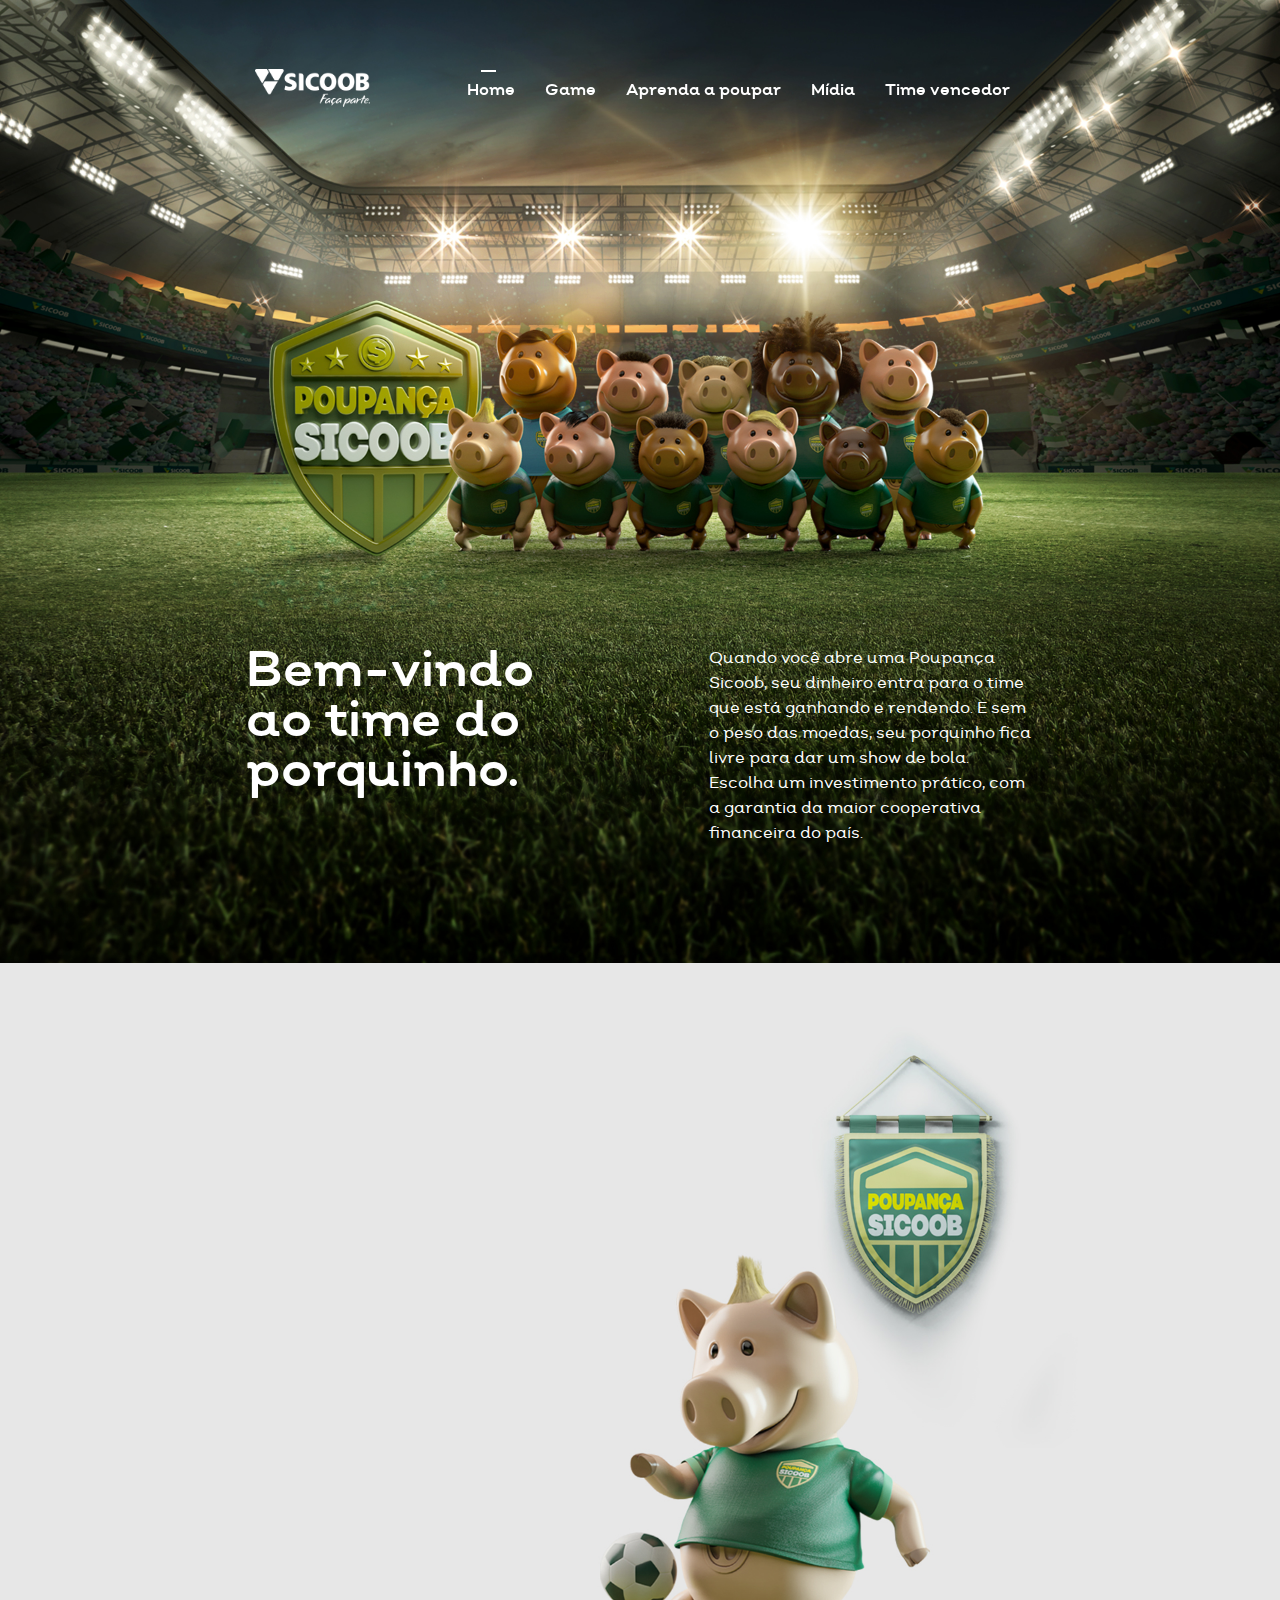
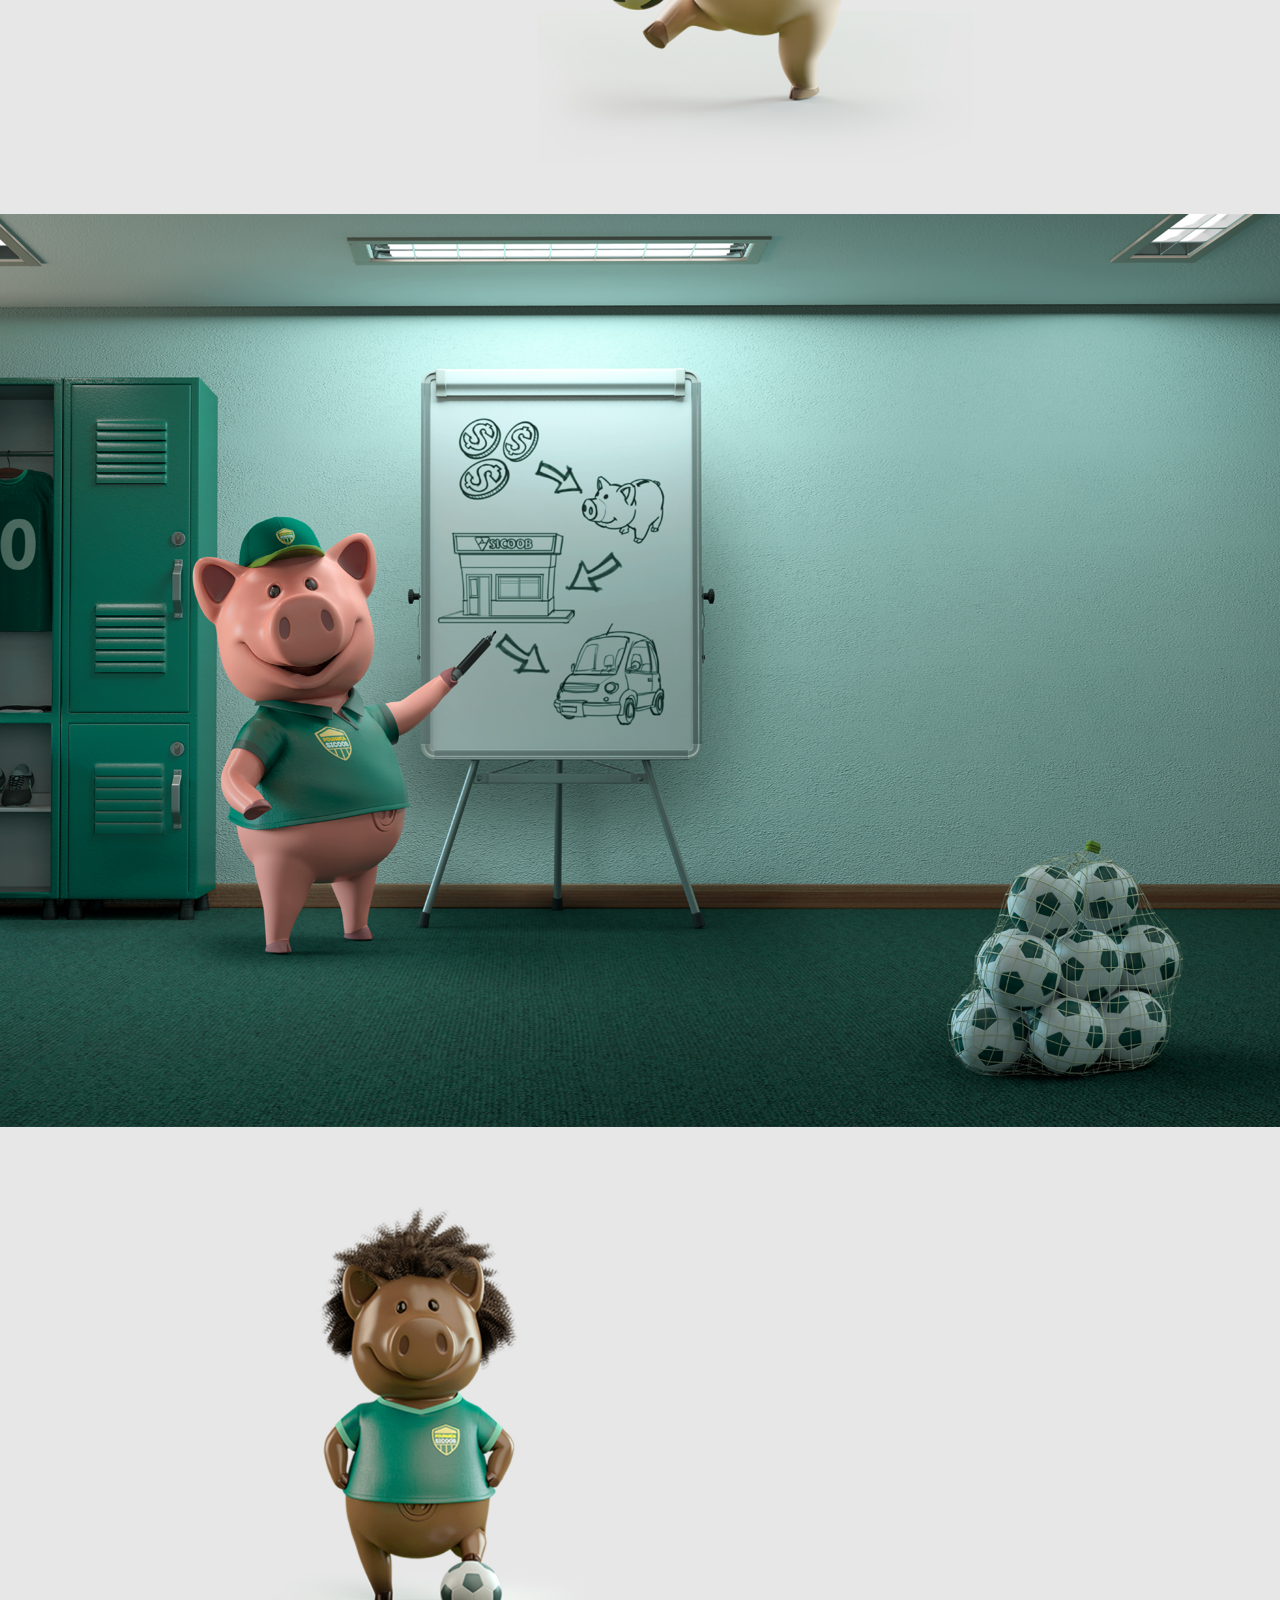
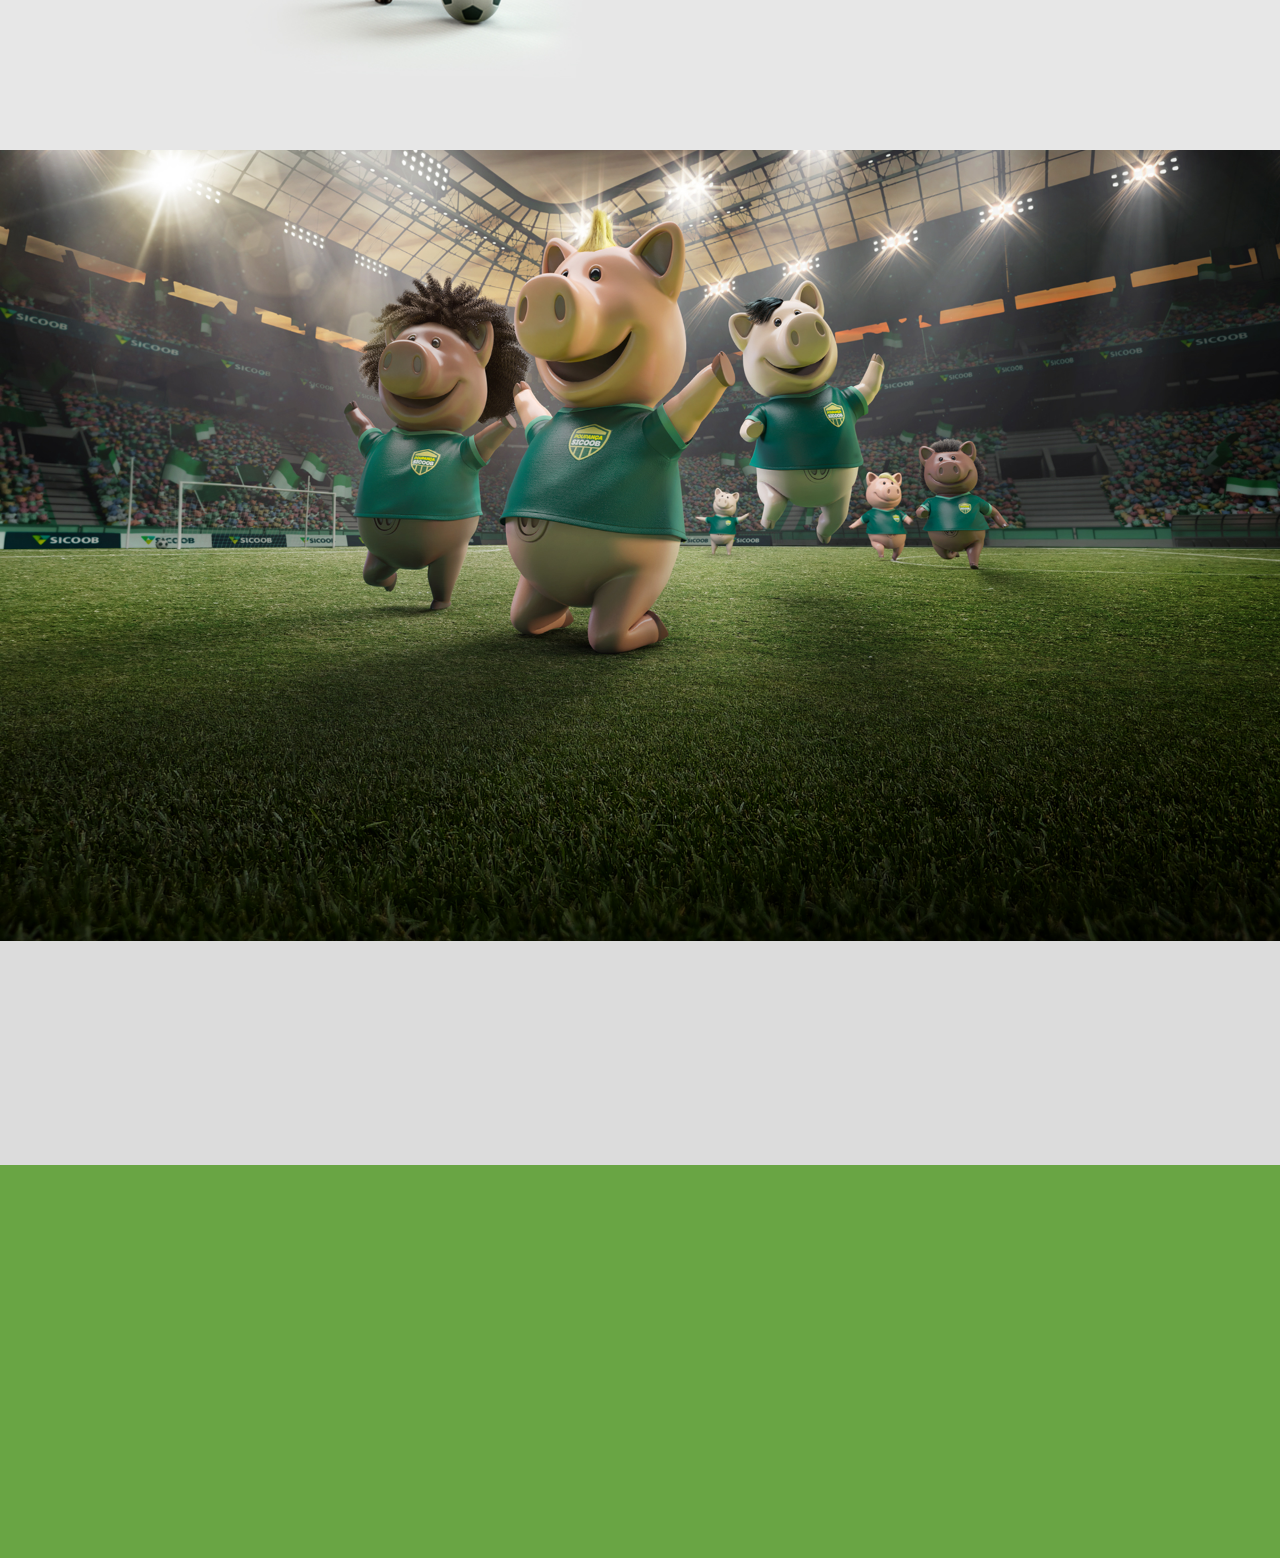
<file: index.html>
<!DOCTYPE html>
<html lang="en">
  <head>
    <!-- Required meta tags -->
    <meta charset="utf-8">
    <meta name="viewport" content="width=device-width, initial-scale=1, shrink-to-fit=no">

    <title>Sicoob | Time do Porquinho</title>

    <link rel="icon" href="assets/img/favicon.png">

    <!-- Bootstrap CSS -->
    <link rel="stylesheet" type="text/css" href="assets/css/bootstrap.min.css" >
    <!-- Icon -->
    <link rel="stylesheet" type="text/css" href="assets/fonts/line-icons.css">
    <!-- Slicknav -->
    <link rel="stylesheet" type="text/css" href="assets/css/slicknav.css">
    <!-- Nivo Lightbox -->
    <link rel="stylesheet" type="text/css" href="assets/css/nivo-lightbox.css" >
    <!-- Animate -->
    <link rel="stylesheet" type="text/css" href="assets/css/animate.css">
    <!-- Main Style -->
    <link rel="stylesheet" type="text/css" href="assets/css/main.css">
    <!-- Responsive Style -->
    <link rel="stylesheet" type="text/css" href="assets/css/responsive.css">

    <link rel="stylesheet" href="assets/fonts/font/specimen_files/specimen_stylesheet.css" type="text/css" charset="utf-8" />
    <link rel="stylesheet" href="assets/fonts/font/stylesheet.css" type="text/css" charset="utf-8" />

    <link rel="stylesheet" href="assets/fonts/font/book/specimen_files/specimen_stylesheet.css" type="text/css" charset="utf-8" />
    <link rel="stylesheet" href="assets/fonts/font/book/stylesheet.css" type="text/css" charset="utf-8" />
    
    <link rel="stylesheet" href="assets/fonts/font/bold/specimen_files/specimen_stylesheet.css" type="text/css" charset="utf-8" />
    <link rel="stylesheet" href="assets/fonts/font/bold/stylesheet.css" type="text/css" charset="utf-8" />
    
    <link rel="stylesheet" href="assets/fonts/font/bbold/specimen_files/specimen_stylesheet.css" type="text/css" charset="utf-8" />
    <link rel="stylesheet" href="assets/fonts/font/bbold/stylesheet.css" type="text/css" charset="utf-8" />
    
    <link rel="stylesheet" href="assets/fonts/font/light/specimen_files/specimen_stylesheet.css" type="text/css" charset="utf-8" />
	  <link rel="stylesheet" href="assets/fonts/font/light/stylesheet.css" type="text/css" charset="utf-8" />

  </head>
  <body id="wrapper-site">

    <!-- Header Area wrapper Starts -->
    <header id="header-wrap">
      <!-- Navbar Start -->
      <nav class="navbar navbar-expand-lg fixed-top scrolling-navbar">
        <div class="container menu-porquinho">
          <!-- Brand and toggle get grouped for better mobile display -->
          <div class="navbar-header">
            <button class="navbar-toggler" type="button" data-toggle="collapse" data-target="#main-navbar" aria-controls="main-navbar" aria-expanded="false" aria-label="Toggle navigation">
              <span class="navbar-toggler-icon"></span>
              <span class="icon-menu"></span>
              <span class="icon-menu"></span>
              <span class="icon-menu"></span>
            </button>
            <a href="/" class="navbar-brand"><img src="assets/img/logo.png" alt=""></a>
          </div>
          <div class="collapse navbar-collapse" id="main-navbar">
            <ul class="navbar-nav mr-auto w-100 justify-content-end">
              <li class="nav-item active">
                <a class="nav-link" href="#header-wrap" id="clickhome">
                  Home
                </a>
              </li>
              <li class="nav-item">
                <a class="nav-link" href="#game">
                  Game
                </a>
              </li>
              <li class="nav-item">
                <a class="nav-link" href="#aprenda-a-poupar">
                  Aprenda a poupar
                </a>
              </li>
              <li class="nav-item">
                <a class="nav-link" href="#midia">
                  Mídia
                </a>
              </li>
              <li class="nav-item">
                <a class="nav-link" href="#time-vencedor">
                  Time vencedor
                </a>
              </li>
            </ul>
          </div>
        </div>

        <!-- Mobile Menu Start -->
        <ul class="mobile-menu">
          <li>
            <a class="page-scrool" href="#header-wrap">Home</a>
          </li>
          <li>
            <a class="page-scrool" href="#game">Game</a>
          </li>
          <li>
             <a class="page-scroll" href="#aprenda-a-poupar">Aprenda a poupar</a>
          </li>
          <li>
            <a class="page-scroll" href="#midia">Mídia</a>
          </li>
          <li>
            <a class="page-scroll" href="#time-vencedor">Time vencedor</a>
          </li>
        </ul>
        <!-- Mobile Menu End -->

      </nav>
      <!-- Navbar End -->

      <!-- Main Carousel Section Start -->
      <div id="main-slide" class="carousel slide" data-ride="carousel">
        <div class="carousel-inner">
          <div class="carousel-item active">
            <img class="d-block w-100" src="assets/img/slider/slide1.jpg" alt="Sicoob">
            <div class="carousel-caption">
             <div class="row">
              <p class="fadeInUp wow col-flex title-slider" data-wow-delay=".6s">Bem-vindo ao time do porquinho. </p>
     
              <p class="fadeInUp wow col-flex text-slider" data-wow-delay=".6s">Quando você abre uma Poupança Sicoob, seu dinheiro entra para o time que está ganhando e rendendo.
                E sem o peso das moedas, seu porquinho fica livre para dar um show de bola. Escolha um investimento prático, com a garantia da maior cooperativa financeira do país.</p>
             </div>
            </div>
          </div>
        </div>
      </div>
      <!-- Main Carousel Section End -->

    </header>
    <!-- Header Area wrapper End -->

    <!-- Main Carousel Section Start -->
    <div id="game"></div>
    <div id="main-slide" class="carousel slide" data-ride="carousel">
        <div class="carousel-inner">
          <div class="carousel-item active">
            <img class="d-block w-100" src="assets/img/slider/slide2.jpg" alt="Sicoob">
            <div class="carousel-caption carousel-caption-game">
             <div class="row">
              <p class="fadeInUp wow col-md-6 col-lg-4 title-slider-game" data-wow-delay=".6s">Game do Porquinho</p>
              <p class="fadeInUp wow col-md-6 col-lg-6 title-slider-game" data-wow-delay=".8s"></p>
              <p class="fadeInUp wow col-md-6 col-lg-4 subtitle-slider-game" data-wow-delay=".10s">Como vai seu domínio com a bola?</p>
              <p class="fadeInUp wow col-md-6 col-lg-6 title-slider-game" data-wow-delay=".11s"></p>
              <p class="fadeInUp wow col-md-6 col-lg-4 text-slider-game" data-wow-delay=".12s">É nas quatro linhas do <br/>seu celular, tablet ou <br/>computador que você vai <br/>mostrar sua habilidade. <br/>Venha jogar com o porquinho.</p>
              <p class="fadeInUp wow col-md-6 col-lg-6 title-slider-game" data-wow-delay=".13s"></p>
              <p class="fadeInUp wow col-md-6 col-lg-4 title-slider-game" data-wow-delay=".14s">
                <span class="btn-download"><img class="img-download" src="assets/img/btn_download.png" alt="Baixe o game">Baixe o game</span>
              </p>
              <p class="fadeInUp wow col-md-6 col-lg-6 title-slider-game" data-wow-delay=".15s"></p>
              <p class="fadeInUp wow col-xs-6 col-md-6 col-lg-4" data-wow-delay=".16s">
                <a href="#" target="_blank"><img class="img-download-lk" src="assets/img/btn_google.png" alt="Baixe o game"></a>
                <a href="#" target="_blank"><img class="img-download-lk" src="assets/img/btn_apple.png" alt="Baixe o game"></a>
              </p>
             </div>
            </div>
          </div>
        </div>
      </div>
      <!-- Main Carousel Section End -->



    <!-- Main Carousel Section Start -->
    <div id="aprenda-a-poupar"></div>
    <div id="main-slide" class="carousel slide" data-ride="carousel">
        <div class="carousel-inner">
          <div class="carousel-item active">
            <img class="d-block w-100" src="assets/img/slider/slide3.jpg" alt="Sicoob">
            <div class="carousel-caption carousel-caption-game">
             <div class="row">
               <p class="fadeInUp wow col-md-5 offset-1 title-slider-know" data-wow-delay=".8s"></p>
              <p class="fadeInUp wow col-md-4 offset-1 title-slider-know" data-wow-delay=".6s">Aprenda a poupar com o porquinho.</p>
              <p class="fadeInUp wow col-md-5 offset-1 title-slider-know" data-wow-delay=".11s"></p>
              <p class="fadeInUp wow col-md-5 offset-1 text-slider-know" data-wow-delay=".12s">
                  Colocar uma moeda no porquinho é <br/>
                  um gesto de economia. Mas isso não <br/>
                  é tudo. Tão importante quanto guardar <br/>
                  é fazer o seu dinheiro crescer. Depois <br/>
                  de encher o porquinho, deposite na <br/>
                  Poupança Sicoob. Um investimento <br/>
                  descomplicado, com rendimento <br/>
                  mensal* e isenção de IR e IOF. Na <br/>
                  Poupança Sicoob seu porquinho <br/>
                  ganha vida nova e suas economias <br/>vida longa.
              </p>
              <p class="fadeInUp wow col-md-5 offset-1 text-slider-know" data-wow-delay=".13s"></p>
              <p class="fadeInUp wow col-md-5 offset-1 text-slider-know-sub" data-wow-delay=".13s">*Para pessoas físicas e jurídicas sem fins lucrativos.</p>
             </div>
            </div>
          </div>
        </div>
      </div>
      <!-- Main Carousel Section End -->

       <!-- Main Carousel Section Start -->
       <div id="midia"></div>
    <div id="main-slide" class="carousel slide" data-ride="carousel">
        <div class="carousel-inner">
          <div class="carousel-item active">
            <img class="d-block w-100" src="assets/img/slider/slide4.jpg" alt="Sicoob">
            <div class="carousel-caption carousel-caption-game">
             <div class="row">
               <p class="fadeInUp wow col-md-4 title-slider-know" data-wow-delay=".8s"></p>
              <p class="fadeInUp wow col-sm-7 col-md-5 col-lg-5 offset-1 title-slider-know color-black title-midia" data-wow-delay=".6s">
                  Nas telas,<br/>
                  nas rádios<br/>
                  e nas revistas.</p>
              <p class="fadeInUp wow col-md-4 title-slider-know" data-wow-delay=".11s"></p>
              <p class="fadeInUp wow col-sm-7 col-md-5 col-lg-5 offset-1 text-slider-know color-black" data-wow-delay=".12s">
                  O porquinho virou atração<br/>
em várias mídias. Dá para dizer <br/>que nesse campo ele também<br/>
é um sucesso.
              </p>
              <p class="fadeInUp wow col-md-4  text-slider-know" data-wow-delay=".13s"></p>
              <p class="fadeInUp wow col-sm-7 col-md-5 col-lg-5 offset-1 text-slider-know" data-wow-delay=".13s">
                  <a class="lk-media fadeInUp wow" data-wow-delay=".13s" href="#" target="_blank"><img class="img-midia-lk" src="assets/img/btn_tv.png" alt="Porquinho nas telas"></a>
                  <a class="lk-media fadeInUp wow" data-wow-delay=".16s" href="#" target="_blank"><img class="img-midia-lk" src="assets/img/btn_radio.png" alt="Porquinho nas rádios"></a>
                  <a class="lk-media fadeInUp wow" data-wow-delay=".19s" href="#" target="_blank"><img class="img-midia-lk" src="assets/img/btn_revista.png" alt="Porquinho nas revistas"></a>
              </p>
             </div>
            </div>
          </div>
        </div>
      </div>
      <!-- Main Carousel Section End -->


      <!-- Main Carousel Section Start -->
      <div id="time-vencedor"></div>
      <div id="main-slide" class="carousel slide" data-ride="carousel">
          <div class="carousel-inner">
            <div class="carousel-item active">
              <img class="d-block w-100" src="assets/img/slider/slide5.jpg" alt="Sicoob">
              <div class="carousel-caption">
               <div class="row">
                <p class="fadeInUp wow col-sm-6 col-md-6 col-lg-5 offset-lg-1 title-slider-win" data-wow-delay=".6s">Um time<br/>
                    vencedor não<br/>
                    descuida<br/>
                    da defesa.</p>
       
                <p class="fadeInUp wow col-sm-6 col-md-6 col-lg-5 offset-lg-1 text-slider text-slider-win" data-wow-delay=".6s">
                    Muitas vezes, o dinheiro depositado na <br/>
                    poupança representa a economia de <br/>
                    uma vida toda. Por isso, é importante <br/>
                    que esteja seguro. A Poupança Sicoob <br/>
                    tem a proteção da maior cooperativa<br/>
                    de crédito do Brasil. Quem tem a melhor <br/>
                    defesa garante o melhor resultado.
                </p>
               </div>
              </div>
            </div>
          </div>
        </div>
        <!-- Main Carousel Section End -->


    <div class="know">
      <p class="fadeInUp wow col-md-12 text-know" data-wow-delay=".6s">Clique e conheça os produtos <br/>campeões do Sicoob.</p>
    </div>


    <!-- Footer Section Start -->
    <footer class="footer-area section-padding">
      <div class="container">
        <div class="row">          
          <div class="col-md-12 col-lg-12 col-sm-12 col-xs-12 wow fadeInUp" data-wow-delay="0.4s">
            <h4><strong>Dúvidas?</strong> Fale com a gente.</h4>
          </div>                  
        </div>

        <div class="row">          
          <div class="col-xs-12 col-sm-12 col-md-12 col-lg-3 offset-lg-2 wow fadeInUp text-footer" data-wow-delay="0.4s">
            <strong>Ouvidoria:</strong><br/>
            0800 725 0996<br/>
            Atendimento:<br/>
            seg. a sex. – das 8h às 20h<br/>
            www.ouvidoriasicoob.com.br<br/>
          </div>   
          
          <div class="col-xs-12 col-sm-12 col-md-12 col-lg-3 wow fadeInUp text-footer padding-left" data-wow-delay="0.8s">
            <strong>Deficientes auditivos <br/>ou de fala:</strong><br/>
            0800 940 0458
          </div> 

          <div class="col-xs-12 col-sm-12 col-md-12 col-lg-3 wow fadeInUp text-footer no-border padding-left" data-wow-delay="0.12s">
            <strong>Demais serviços <br/>de atendimento:</strong><br/>
            www.sicoob.com.br
          </div> 
        </div>
      </div>
    </footer>
    <!-- Footer Section End -->


    <!-- Go to Top Link -->
    <a href="#" class="back-to-top">
    	<i class="lni-chevron-up"></i>
    </a>

    <div id="preloader">
      <div class="sk-circle">
        <div class="sk-circle1 sk-child"></div>
        <div class="sk-circle2 sk-child"></div>
        <div class="sk-circle3 sk-child"></div>
        <div class="sk-circle4 sk-child"></div>
        <div class="sk-circle5 sk-child"></div>
        <div class="sk-circle6 sk-child"></div>
        <div class="sk-circle7 sk-child"></div>
        <div class="sk-circle8 sk-child"></div>
        <div class="sk-circle9 sk-child"></div>
        <div class="sk-circle10 sk-child"></div>
        <div class="sk-circle11 sk-child"></div>
        <div class="sk-circle12 sk-child"></div>
      </div>
    </div>

    <!-- jQuery first, then Popper.js, then Bootstrap JS -->
    <script src="assets/js/jquery-min.js"></script>
    <script src="assets/js/popper.min.js"></script>
    <script src="assets/js/bootstrap.min.js"></script>
    <script src="assets/js/jquery.countdown.min.js"></script>
    <script src="assets/js/jquery.nav.js"></script>
    <script src="assets/js/jquery.easing.min.js"></script>
    <script src="assets/js/wow.js"></script>
    <script src="assets/js/jquery.slicknav.js"></script>
    <script src="assets/js/nivo-lightbox.js"></script>
    <script src="assets/js/main.js"></script>
      
  </body>
</html>
</file>
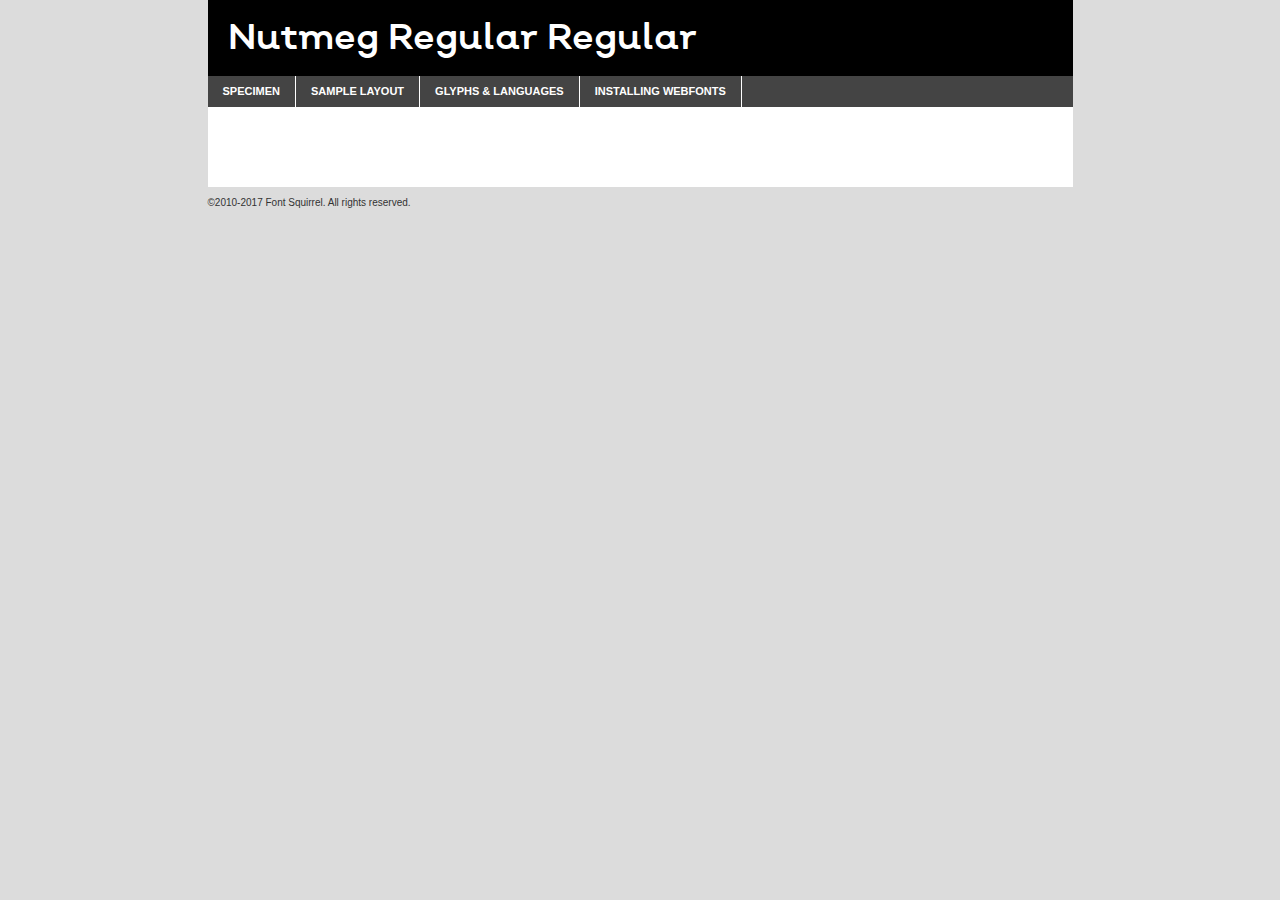
<file: assets/fonts/font/nutmeg-regular-demo.html>
<!DOCTYPE html PUBLIC "-//W3C//DTD XHTML 1.0 Transitional//EN"
	"http://www.w3.org/TR/xhtml1/DTD/xhtml1-transitional.dtd">

<html xmlns="http://www.w3.org/1999/xhtml" xml:lang="en" lang="en">
<head>
	<meta http-equiv="Content-Type" content="text/html; charset=utf-8" />
	<script src="http://ajax.googleapis.com/ajax/libs/jquery/1.7.2/jquery.min.js" type="text/javascript" charset="utf-8"></script>
	<script type="text/javascript">
	(function($){$.fn.easyTabs=function(option){var param=jQuery.extend({fadeSpeed:"fast",defaultContent:1,activeClass:'active'},option);$(this).each(function(){var thisId="#"+this.id;if(param.defaultContent==''){param.defaultContent=1;}
	if(typeof param.defaultContent=="number")
	{var defaultTab=$(thisId+" .tabs li:eq("+(param.defaultContent-1)+") a").attr('href').substr(1);}else{var defaultTab=param.defaultContent;}
	$(thisId+" .tabs li a").each(function(){var tabToHide=$(this).attr('href').substr(1);$("#"+tabToHide).addClass('easytabs-tab-content');});hideAll();changeContent(defaultTab);function hideAll(){$(thisId+" .easytabs-tab-content").hide();}
	function changeContent(tabId){hideAll();$(thisId+" .tabs li").removeClass(param.activeClass);$(thisId+" .tabs li a[href=#"+tabId+"]").closest('li').addClass(param.activeClass);if(param.fadeSpeed!="none")
	{$(thisId+" #"+tabId).fadeIn(param.fadeSpeed);}else{$(thisId+" #"+tabId).show();}}
	$(thisId+" .tabs li").click(function(){var tabId=$(this).find('a').attr('href').substr(1);changeContent(tabId);return false;});});}})(jQuery);
	</script>
	<link rel="stylesheet" href="specimen_files/specimen_stylesheet.css" type="text/css" charset="utf-8" />
	<link rel="stylesheet" href="stylesheet.css" type="text/css" charset="utf-8" />

	<style type="text/css">
					body{
				font-family: 'nutmeg_regularregular';
							}
		</style>

	<title>Nutmeg Regular Regular Specimen</title>
	
	
	<script type="text/javascript" charset="utf-8">
		$(document).ready(function() {
			$('#container').easyTabs({defaultContent:1});
		});
	</script>
</head>

<body>
<div id="container">
	<div id="header">
		Nutmeg Regular Regular	</div>
	<ul class="tabs">
		<li><a href="#specimen">Specimen</a></li>
		<li><a href="#layout">Sample Layout</a></li>
				<li><a href="#glyphs">Glyphs &amp; Languages</a></li>
		<li><a href="#installing">Installing Webfonts</a></li>
		
	</ul>
	
	<div id="main_content">

		
			<div id="specimen">
		
				<div class="section">
					<div class="grid12 firstcol">
						<div class="huge">AaBb</div>
					</div>
				</div>
		
				<div class="section">
					<div class="glyph_range">A&#x200B;B&#x200b;C&#x200b;D&#x200b;E&#x200b;F&#x200b;G&#x200b;H&#x200b;I&#x200b;J&#x200b;K&#x200b;L&#x200b;M&#x200b;N&#x200b;O&#x200b;P&#x200b;Q&#x200b;R&#x200b;S&#x200b;T&#x200b;U&#x200b;V&#x200b;W&#x200b;X&#x200b;Y&#x200b;Z&#x200b;a&#x200b;b&#x200b;c&#x200b;d&#x200b;e&#x200b;f&#x200b;g&#x200b;h&#x200b;i&#x200b;j&#x200b;k&#x200b;l&#x200b;m&#x200b;n&#x200b;o&#x200b;p&#x200b;q&#x200b;r&#x200b;s&#x200b;t&#x200b;u&#x200b;v&#x200b;w&#x200b;x&#x200b;y&#x200b;z&#x200b;1&#x200b;2&#x200b;3&#x200b;4&#x200b;5&#x200b;6&#x200b;7&#x200b;8&#x200b;9&#x200b;0&#x200b;&amp;&#x200b;.&#x200b;,&#x200b;?&#x200b;!&#x200b;&#64;&#x200b;(&#x200b;)&#x200b;#&#x200b;$&#x200b;%&#x200b;*&#x200b;+&#x200b;-&#x200b;=&#x200b;:&#x200b;;</div>
				</div>
				<div class="section">
					<div class="grid12 firstcol">
						<table class="sample_table">
							<tr><td>10</td><td class="size10">abcdefghijklmnopqrstuvwxyzABCDEFGHIJKLMNOPQRSTUVWXYZ0123456789abcdefghijklmnopqrstuvwxyzABCDEFGHIJKLMNOPQRSTUVWXYZ0123456789abcdefghijklmnopqrstuvwxyzABCDEFGHIJKLMNOPQRSTUVWXYZ</td></tr>
							<tr><td>11</td><td class="size11">abcdefghijklmnopqrstuvwxyzABCDEFGHIJKLMNOPQRSTUVWXYZ0123456789abcdefghijklmnopqrstuvwxyzABCDEFGHIJKLMNOPQRSTUVWXYZ0123456789abcdefghijklmnopqrstuvwxyzABCDEFGHIJKLMNOPQRSTUVWXYZ</td></tr>
							<tr><td>12</td><td class="size12">abcdefghijklmnopqrstuvwxyzABCDEFGHIJKLMNOPQRSTUVWXYZ0123456789abcdefghijklmnopqrstuvwxyzABCDEFGHIJKLMNOPQRSTUVWXYZ0123456789abcdefghijklmnopqrstuvwxyzABCDEFGHIJKLMNOPQRSTUVWXYZ</td></tr>
							<tr><td>13</td><td class="size13">abcdefghijklmnopqrstuvwxyzABCDEFGHIJKLMNOPQRSTUVWXYZ0123456789abcdefghijklmnopqrstuvwxyzABCDEFGHIJKLMNOPQRSTUVWXYZ0123456789abcdefghijklmnopqrstuvwxyzABCDEFGHIJKLMNOPQRSTUVWXYZ</td></tr>
							<tr><td>14</td><td class="size14">abcdefghijklmnopqrstuvwxyzABCDEFGHIJKLMNOPQRSTUVWXYZ0123456789abcdefghijklmnopqrstuvwxyzABCDEFGHIJKLMNOPQRSTUVWXYZ0123456789abcdefghijklmnopqrstuvwxyzABCDEFGHIJKLMNOPQRSTUVWXYZ</td></tr>
							<tr><td>16</td><td class="size16">abcdefghijklmnopqrstuvwxyzABCDEFGHIJKLMNOPQRSTUVWXYZ0123456789abcdefghijklmnopqrstuvwxyzABCDEFGHIJKLMNOPQRSTUVWXYZ</td></tr>
							<tr><td>18</td><td class="size18">abcdefghijklmnopqrstuvwxyzABCDEFGHIJKLMNOPQRSTUVWXYZ0123456789abcdefghijklmnopqrstuvwxyzABCDEFGHIJKLMNOPQRSTUVWXYZ</td></tr>
							<tr><td>20</td><td class="size20">abcdefghijklmnopqrstuvwxyzABCDEFGHIJKLMNOPQRSTUVWXYZ0123456789abcdefghijklmnopqrstuvwxyzABCDEFGHIJKLMNOPQRSTUVWXYZ</td></tr>
							<tr><td>24</td><td class="size24">abcdefghijklmnopqrstuvwxyzABCDEFGHIJKLMNOPQRSTUVWXYZ0123456789abcdefghijklmnopqrstuvwxyzABCDEFGHIJKLMNOPQRSTUVWXYZ</td></tr>
							<tr><td>30</td><td class="size30">abcdefghijklmnopqrstuvwxyzABCDEFGHIJKLMNOPQRSTUVWXYZ0123456789abcdefghijklmnopqrstuvwxyzABCDEFGHIJKLMNOPQRSTUVWXYZ</td></tr>
							<tr><td>36</td><td class="size36">abcdefghijklmnopqrstuvwxyzABCDEFGHIJKLMNOPQRSTUVWXYZ0123456789abcdefghijklmnopqrstuvwxyzABCDEFGHIJKLMNOPQRSTUVWXYZ</td></tr>
							<tr><td>48</td><td class="size48">abcdefghijklmnopqrstuvwxyzABCDEFGHIJKLMNOPQRSTUVWXYZ0123456789abcdefghijklmnopqrstuvwxyzABCDEFGHIJKLMNOPQRSTUVWXYZ</td></tr>
							<tr><td>60</td><td class="size60">abcdefghijklmnopqrstuvwxyzABCDEFGHIJKLMNOPQRSTUVWXYZ0123456789abcdefghijklmnopqrstuvwxyzABCDEFGHIJKLMNOPQRSTUVWXYZ</td></tr>
							<tr><td>72</td><td class="size72">abcdefghijklmnopqrstuvwxyzABCDEFGHIJKLMNOPQRSTUVWXYZ0123456789abcdefghijklmnopqrstuvwxyzABCDEFGHIJKLMNOPQRSTUVWXYZ</td></tr>
							<tr><td>90</td><td class="size90">abcdefghijklmnopqrstuvwxyzABCDEFGHIJKLMNOPQRSTUVWXYZ0123456789abcdefghijklmnopqrstuvwxyzABCDEFGHIJKLMNOPQRSTUVWXYZ</td></tr>
						</table>
				
					</div>
			
				</div>
		
		
		
								<div class="section" id="bodycomparison">


										<div id="xheight">
				<div class="fontbody">&#x25FC;&#x25FC;&#x25FC;&#x25FC;&#x25FC;&#x25FC;&#x25FC;&#x25FC;&#x25FC;&#x25FC;&#x25FC;&#x25FC;&#x25FC;&#x25FC;&#x25FC;&#x25FC;&#x25FC;&#x25FC;&#x25FC;&#x25FC;&#x25FC;&#x25FC;&#x25FC;&#x25FC;&#x25FC;&#x25FC;&#x25FC;&#x25FC;&#x25FC;&#x25FC;&#x25FC;&#x25FC;&#x25FC;&#x25FC;&#x25FC;&#x25FC;&#x25FC;&#x25FC;&#x25FC;&#x25FC;&#x25FC;&#x25FC;&#x25FC;&#x25FC;&#x25FC;&#x25FC;&#x25FC;&#x25FC;&#x25FC;&#x25FC;&#x25FC;&#x25FC;&#x25FC;&#x25FC;&#x25FC;&#x25FC;&#x25FC;&#x25FC;&#x25FC;&#x25FC;&#x25FC;&#x25FC;&#x25FC;&#x25FC;&#x25FC;&#x25FC;&#x25FC;&#x25FC;&#x25FC;&#x25FC;&#x25FC;&#x25FC;&#x25FC;&#x25FC;&#x25FC;&#x25FC;&#x25FC;&#x25FC;&#x25FC;&#x25FC;&#x25FC;&#x25FC;&#x25FC;&#x25FC;&#x25FC;&#x25FC;&#x25FC;&#x25FC;&#x25FC;&#x25FC;&#x25FC;&#x25FC;&#x25FC;&#x25FC;&#x25FC;&#x25FC;&#x25FC;&#x25FC;&#x25FC;body</div><div class="arialbody">body</div><div class="verdanabody">body</div><div class="georgiabody">body</div></div>
										<div class="fontbody" style="z-index:1">
											body<span>Nutmeg Regular Regular</span>
										</div>
										<div class="arialbody" style="z-index:1">
											body<span>Arial</span>
										</div>
										<div class="verdanabody" style="z-index:1">
											body<span>Verdana</span>
										</div>
										<div class="georgiabody" style="z-index:1">
											body<span>Georgia</span>
										</div>



								</div>
		
		
				<div class="section psample psample_row1" id="">
					
					<div class="grid2 firstcol">
						<p class="size10"><span>10.</span>Aenean lacinia bibendum nulla sed consectetur. Fusce dapibus, tellus ac cursus commodo, tortor mauris condimentum nibh, ut fermentum massa justo sit amet risus. Nullam id dolor id nibh ultricies vehicula ut id elit. Cum sociis natoque penatibus et magnis dis parturient montes, nascetur ridiculus mus. Nulla vitae elit libero, a pharetra augue.</p>
			
					</div>
					<div class="grid3">
						<p class="size11"><span>11.</span>Aenean lacinia bibendum nulla sed consectetur. Fusce dapibus, tellus ac cursus commodo, tortor mauris condimentum nibh, ut fermentum massa justo sit amet risus. Nullam id dolor id nibh ultricies vehicula ut id elit. Cum sociis natoque penatibus et magnis dis parturient montes, nascetur ridiculus mus. Nulla vitae elit libero, a pharetra augue.</p>
			
					</div>
					<div class="grid3">
						<p class="size12"><span>12.</span>Aenean lacinia bibendum nulla sed consectetur. Fusce dapibus, tellus ac cursus commodo, tortor mauris condimentum nibh, ut fermentum massa justo sit amet risus. Nullam id dolor id nibh ultricies vehicula ut id elit. Cum sociis natoque penatibus et magnis dis parturient montes, nascetur ridiculus mus. Nulla vitae elit libero, a pharetra augue.</p>
			
					</div>
					<div class="grid4">
						<p class="size13"><span>13.</span>Aenean lacinia bibendum nulla sed consectetur. Fusce dapibus, tellus ac cursus commodo, tortor mauris condimentum nibh, ut fermentum massa justo sit amet risus. Nullam id dolor id nibh ultricies vehicula ut id elit. Cum sociis natoque penatibus et magnis dis parturient montes, nascetur ridiculus mus. Nulla vitae elit libero, a pharetra augue.</p>
			
					</div>
					<div class="white_blend"></div>
					
				</div>
				<div class="section psample psample_row2" id="">
					<div class="grid3 firstcol">
						<p class="size14"><span>14.</span>Aenean lacinia bibendum nulla sed consectetur. Fusce dapibus, tellus ac cursus commodo, tortor mauris condimentum nibh, ut fermentum massa justo sit amet risus. Nullam id dolor id nibh ultricies vehicula ut id elit. Cum sociis natoque penatibus et magnis dis parturient montes, nascetur ridiculus mus. Nulla vitae elit libero, a pharetra augue.</p>
			
					</div>
					<div class="grid4">
						<p class="size16"><span>16.</span>Aenean lacinia bibendum nulla sed consectetur. Fusce dapibus, tellus ac cursus commodo, tortor mauris condimentum nibh, ut fermentum massa justo sit amet risus. Nullam id dolor id nibh ultricies vehicula ut id elit. Cum sociis natoque penatibus et magnis dis parturient montes, nascetur ridiculus mus. Nulla vitae elit libero, a pharetra augue.</p>
			
					</div>
					<div class="grid5">
						<p class="size18"><span>18.</span>Aenean lacinia bibendum nulla sed consectetur. Fusce dapibus, tellus ac cursus commodo, tortor mauris condimentum nibh, ut fermentum massa justo sit amet risus. Nullam id dolor id nibh ultricies vehicula ut id elit. Cum sociis natoque penatibus et magnis dis parturient montes, nascetur ridiculus mus. Nulla vitae elit libero, a pharetra augue.</p>
			
					</div>

					<div class="white_blend"></div>

				</div>
				
				<div class="section psample psample_row3" id="">
					<div class="grid5 firstcol">
						<p class="size20"><span>20.</span>Aenean lacinia bibendum nulla sed consectetur. Fusce dapibus, tellus ac cursus commodo, tortor mauris condimentum nibh, ut fermentum massa justo sit amet risus. Nullam id dolor id nibh ultricies vehicula ut id elit. Cum sociis natoque penatibus et magnis dis parturient montes, nascetur ridiculus mus. Nulla vitae elit libero, a pharetra augue.</p>
					</div>
					<div class="grid7">
						<p class="size24"><span>24.</span>Aenean lacinia bibendum nulla sed consectetur. Fusce dapibus, tellus ac cursus commodo, tortor mauris condimentum nibh, ut fermentum massa justo sit amet risus. Nullam id dolor id nibh ultricies vehicula ut id elit. Cum sociis natoque penatibus et magnis dis parturient montes, nascetur ridiculus mus. Nulla vitae elit libero, a pharetra augue.</p>
					</div>
					
					<div class="white_blend"></div>
					
				</div>
				
				<div class="section psample psample_row4" id="">
					<div class="grid12 firstcol">
						<p class="size30"><span>30.</span>Aenean lacinia bibendum nulla sed consectetur. Fusce dapibus, tellus ac cursus commodo, tortor mauris condimentum nibh, ut fermentum massa justo sit amet risus. Nullam id dolor id nibh ultricies vehicula ut id elit. Cum sociis natoque penatibus et magnis dis parturient montes, nascetur ridiculus mus. Nulla vitae elit libero, a pharetra augue.</p>
					</div>
					<div class="white_blend"></div>
					
				</div>
				
				
				
				<div class="section psample psample_row1 fullreverse">
					<div class="grid2 firstcol">
						<p class="size10"><span>10.</span>Aenean lacinia bibendum nulla sed consectetur. Fusce dapibus, tellus ac cursus commodo, tortor mauris condimentum nibh, ut fermentum massa justo sit amet risus. Nullam id dolor id nibh ultricies vehicula ut id elit. Cum sociis natoque penatibus et magnis dis parturient montes, nascetur ridiculus mus. Nulla vitae elit libero, a pharetra augue.</p>
			
					</div>
					<div class="grid3">
						<p class="size11"><span>11.</span>Aenean lacinia bibendum nulla sed consectetur. Fusce dapibus, tellus ac cursus commodo, tortor mauris condimentum nibh, ut fermentum massa justo sit amet risus. Nullam id dolor id nibh ultricies vehicula ut id elit. Cum sociis natoque penatibus et magnis dis parturient montes, nascetur ridiculus mus. Nulla vitae elit libero, a pharetra augue.</p>
			
					</div>
					<div class="grid3">
						<p class="size12"><span>12.</span>Aenean lacinia bibendum nulla sed consectetur. Fusce dapibus, tellus ac cursus commodo, tortor mauris condimentum nibh, ut fermentum massa justo sit amet risus. Nullam id dolor id nibh ultricies vehicula ut id elit. Cum sociis natoque penatibus et magnis dis parturient montes, nascetur ridiculus mus. Nulla vitae elit libero, a pharetra augue.</p>
			
					</div>
					<div class="grid4">
						<p class="size13"><span>13.</span>Aenean lacinia bibendum nulla sed consectetur. Fusce dapibus, tellus ac cursus commodo, tortor mauris condimentum nibh, ut fermentum massa justo sit amet risus. Nullam id dolor id nibh ultricies vehicula ut id elit. Cum sociis natoque penatibus et magnis dis parturient montes, nascetur ridiculus mus. Nulla vitae elit libero, a pharetra augue.</p>
			
					</div>
					<div class="black_blend"></div>
					
				</div>
				
				<div class="section psample psample_row2 fullreverse">
					<div class="grid3 firstcol">
						<p class="size14"><span>14.</span>Aenean lacinia bibendum nulla sed consectetur. Fusce dapibus, tellus ac cursus commodo, tortor mauris condimentum nibh, ut fermentum massa justo sit amet risus. Nullam id dolor id nibh ultricies vehicula ut id elit. Cum sociis natoque penatibus et magnis dis parturient montes, nascetur ridiculus mus. Nulla vitae elit libero, a pharetra augue.</p>
			
					</div>
					<div class="grid4">
						<p class="size16"><span>16.</span>Aenean lacinia bibendum nulla sed consectetur. Fusce dapibus, tellus ac cursus commodo, tortor mauris condimentum nibh, ut fermentum massa justo sit amet risus. Nullam id dolor id nibh ultricies vehicula ut id elit. Cum sociis natoque penatibus et magnis dis parturient montes, nascetur ridiculus mus. Nulla vitae elit libero, a pharetra augue.</p>
			
					</div>
					<div class="grid5">
						<p class="size18"><span>18.</span>Aenean lacinia bibendum nulla sed consectetur. Fusce dapibus, tellus ac cursus commodo, tortor mauris condimentum nibh, ut fermentum massa justo sit amet risus. Nullam id dolor id nibh ultricies vehicula ut id elit. Cum sociis natoque penatibus et magnis dis parturient montes, nascetur ridiculus mus. Nulla vitae elit libero, a pharetra augue.</p>
			
					</div>
					<div class="black_blend"></div>

				</div>
				
				<div class="section psample fullreverse psample_row3" id="">
					<div class="grid5 firstcol">
						<p class="size20"><span>20.</span>Aenean lacinia bibendum nulla sed consectetur. Fusce dapibus, tellus ac cursus commodo, tortor mauris condimentum nibh, ut fermentum massa justo sit amet risus. Nullam id dolor id nibh ultricies vehicula ut id elit. Cum sociis natoque penatibus et magnis dis parturient montes, nascetur ridiculus mus. Nulla vitae elit libero, a pharetra augue.</p>
					</div>
					<div class="grid7">
						<p class="size24"><span>24.</span>Aenean lacinia bibendum nulla sed consectetur. Fusce dapibus, tellus ac cursus commodo, tortor mauris condimentum nibh, ut fermentum massa justo sit amet risus. Nullam id dolor id nibh ultricies vehicula ut id elit. Cum sociis natoque penatibus et magnis dis parturient montes, nascetur ridiculus mus. Nulla vitae elit libero, a pharetra augue.</p>
					</div>
					
					<div class="black_blend"></div>
					
				</div>
				
				<div class="section psample fullreverse psample_row4" id="" style="border-bottom: 20px #000 solid;">
					<div class="grid12 firstcol">
						<p class="size30"><span>30.</span>Aenean lacinia bibendum nulla sed consectetur. Fusce dapibus, tellus ac cursus commodo, tortor mauris condimentum nibh, ut fermentum massa justo sit amet risus. Nullam id dolor id nibh ultricies vehicula ut id elit. Cum sociis natoque penatibus et magnis dis parturient montes, nascetur ridiculus mus. Nulla vitae elit libero, a pharetra augue.</p>
					</div>
					<div class="black_blend"></div>
					
				</div>
				
				
				
				
			</div>
			
			<div id="layout">
				
				<div class="section">
					
					<div class="grid12 firstcol">
						<h1>Lorem Ipsum Dolor</h1>
						<h2>Etiam porta sem malesuada magna mollis euismod</h2>
						
						<p class="byline">By <a href="#link">Aenean Lacinia</a></p>
					</div>
				</div>
				<div class="section">
					<div class="grid8 firstcol">
						<p class="large">Donec sed odio dui. Morbi leo risus, porta ac consectetur ac, vestibulum at eros. Fusce dapibus, tellus ac cursus commodo, tortor mauris condimentum nibh, ut fermentum massa justo sit amet risus. </p>

						
						<h3>Pellentesque ornare sem</h3>

						<p>Maecenas sed diam eget risus varius blandit sit amet non magna. Maecenas faucibus mollis interdum. Donec ullamcorper nulla non metus auctor fringilla. Nullam id dolor id nibh ultricies vehicula ut id elit. Nullam id dolor id nibh ultricies vehicula ut id elit. </p>

						<p>Aenean eu leo quam. Pellentesque ornare sem lacinia quam venenatis vestibulum. Lorem ipsum dolor sit amet, consectetur adipiscing elit. Cum sociis natoque penatibus et magnis dis parturient montes, nascetur ridiculus mus. </p>

						<p>Nulla vitae elit libero, a pharetra augue. Praesent commodo cursus magna, vel scelerisque nisl consectetur et. Aenean lacinia bibendum nulla sed consectetur. </p>

						<p>Nullam quis risus eget urna mollis ornare vel eu leo. Nullam quis risus eget urna mollis ornare vel eu leo. Maecenas sed diam eget risus varius blandit sit amet non magna. Donec ullamcorper nulla non metus auctor fringilla. </p>

						<h3>Cras mattis consectetur</h3>

						<p>Aenean eu leo quam. Pellentesque ornare sem lacinia quam venenatis vestibulum. Aenean lacinia bibendum nulla sed consectetur. Integer posuere erat a ante venenatis dapibus posuere velit aliquet. Cras mattis consectetur purus sit amet fermentum. </p>

						<p>Nullam id dolor id nibh ultricies vehicula ut id elit. Nullam quis risus eget urna mollis ornare vel eu leo. Cras mattis consectetur purus sit amet fermentum.</p>
					</div>
					
					<div class="grid4 sidebar">
						
						<div class="box reverse">
							<p class="last">Nullam quis risus eget urna mollis ornare vel eu leo. Donec ullamcorper nulla non metus auctor fringilla. Cras mattis consectetur purus sit amet fermentum. Sed posuere consectetur est at lobortis. Lorem ipsum dolor sit amet, consectetur adipiscing elit. </p>
						</div>
						
						<p class="caption">Maecenas sed diam eget risus varius.</p>

						<p>Vestibulum id ligula porta felis euismod semper. Integer posuere erat a ante venenatis dapibus posuere velit aliquet. Vestibulum id ligula porta felis euismod semper. Sed posuere consectetur est at lobortis. Maecenas sed diam eget risus varius blandit sit amet non magna. Fusce dapibus, tellus ac cursus commodo, tortor mauris condimentum nibh, ut fermentum massa justo sit amet risus. </p>

					

						<p>Duis mollis, est non commodo luctus, nisi erat porttitor ligula, eget lacinia odio sem nec elit. Aenean lacinia bibendum nulla sed consectetur. Vivamus sagittis lacus vel augue laoreet rutrum faucibus dolor auctor. Aenean lacinia bibendum nulla sed consectetur. Nullam quis risus eget urna mollis ornare vel eu leo. </p>

						<p>Praesent commodo cursus magna, vel scelerisque nisl consectetur et. Donec ullamcorper nulla non metus auctor fringilla. Maecenas faucibus mollis interdum. Fusce dapibus, tellus ac cursus commodo, tortor mauris condimentum nibh, ut fermentum massa justo sit amet risus. </p>

					</div>
				</div>
				
			</div>


			



		<div id="glyphs">
			<div class="section">
				<div class="grid12 firstcol">
			
				<h1>Language Support</h1>
				<p>The subset of Nutmeg Regular Regular in this kit supports the following languages:<br />
			
					Albanian, Basque, Breton, Chamorro, Danish, Dutch, English, Faroese, Finnish, French, Frisian, Galician, German, Icelandic, Italian, Malagasy, Norwegian, Portuguese, Spanish, Alsatian, Aragonese, Arapaho, Arrernte, Asturian, Aymara, Bislama, Cebuano, Corsican, Fijian, French_creole, Genoese, Gilbertese, Greenlandic, Haitian_creole, Hiligaynon, Hmong, Hopi, Ibanag, Iloko_ilokano, Indonesian, Interglossa_glosa, Interlingua, Irish_gaelic, Jerriais, Lojban, Lombard, Luxembourgeois, Manx, Mohawk, Norfolk_pitcairnese, Occitan, Oromo, Pangasinan, Papiamento, Piedmontese, Potawatomi, Rhaeto-romance, Romansh, Rotokas, Sami_lule, Samoan, Sardinian, Scots_gaelic, Seychelles_creole, Shona, Sicilian, Somali, Southern_ndebele, Swahili, Swati_swazi, Tagalog_filipino_pilipino, Tetum, Tok_pisin, Uyghur_latinized, Volapuk, Walloon, Warlpiri, Xhosa, Yapese, Zulu, Latinbasic, Ubasic, Demo				</p>
				<h1>Glyph Chart</h1>
				<p>The subset of Nutmeg Regular Regular in this kit includes all the glyphs listed below. Unicode entities are included above each glyph to help you insert individual characters into your layout.</p>
				<div id="glyph_chart">
			
																				 <div><p>&amp;#32;</p>&#32;</div>
																				 <div><p>&amp;#33;</p>&#33;</div>
																				 <div><p>&amp;#34;</p>&#34;</div>
																				 <div><p>&amp;#35;</p>&#35;</div>
																				 <div><p>&amp;#36;</p>&#36;</div>
																				 <div><p>&amp;#37;</p>&#37;</div>
																				 <div><p>&amp;#38;</p>&#38;</div>
																				 <div><p>&amp;#39;</p>&#39;</div>
																				 <div><p>&amp;#40;</p>&#40;</div>
																				 <div><p>&amp;#41;</p>&#41;</div>
																				 <div><p>&amp;#42;</p>&#42;</div>
																				 <div><p>&amp;#43;</p>&#43;</div>
																				 <div><p>&amp;#44;</p>&#44;</div>
																				 <div><p>&amp;#45;</p>&#45;</div>
																				 <div><p>&amp;#46;</p>&#46;</div>
																				 <div><p>&amp;#47;</p>&#47;</div>
																				 <div><p>&amp;#48;</p>&#48;</div>
																				 <div><p>&amp;#49;</p>&#49;</div>
																				 <div><p>&amp;#50;</p>&#50;</div>
																				 <div><p>&amp;#51;</p>&#51;</div>
																				 <div><p>&amp;#52;</p>&#52;</div>
																				 <div><p>&amp;#53;</p>&#53;</div>
																				 <div><p>&amp;#54;</p>&#54;</div>
																				 <div><p>&amp;#55;</p>&#55;</div>
																				 <div><p>&amp;#56;</p>&#56;</div>
																				 <div><p>&amp;#57;</p>&#57;</div>
																				 <div><p>&amp;#58;</p>&#58;</div>
																				 <div><p>&amp;#59;</p>&#59;</div>
																				 <div><p>&amp;#60;</p>&#60;</div>
																				 <div><p>&amp;#61;</p>&#61;</div>
																				 <div><p>&amp;#62;</p>&#62;</div>
																				 <div><p>&amp;#63;</p>&#63;</div>
																				 <div><p>&amp;#64;</p>&#64;</div>
																				 <div><p>&amp;#65;</p>&#65;</div>
																				 <div><p>&amp;#66;</p>&#66;</div>
																				 <div><p>&amp;#67;</p>&#67;</div>
																				 <div><p>&amp;#68;</p>&#68;</div>
																				 <div><p>&amp;#69;</p>&#69;</div>
																				 <div><p>&amp;#70;</p>&#70;</div>
																				 <div><p>&amp;#71;</p>&#71;</div>
																				 <div><p>&amp;#72;</p>&#72;</div>
																				 <div><p>&amp;#73;</p>&#73;</div>
																				 <div><p>&amp;#74;</p>&#74;</div>
																				 <div><p>&amp;#75;</p>&#75;</div>
																				 <div><p>&amp;#76;</p>&#76;</div>
																				 <div><p>&amp;#77;</p>&#77;</div>
																				 <div><p>&amp;#78;</p>&#78;</div>
																				 <div><p>&amp;#79;</p>&#79;</div>
																				 <div><p>&amp;#80;</p>&#80;</div>
																				 <div><p>&amp;#81;</p>&#81;</div>
																				 <div><p>&amp;#82;</p>&#82;</div>
																				 <div><p>&amp;#83;</p>&#83;</div>
																				 <div><p>&amp;#84;</p>&#84;</div>
																				 <div><p>&amp;#85;</p>&#85;</div>
																				 <div><p>&amp;#86;</p>&#86;</div>
																				 <div><p>&amp;#87;</p>&#87;</div>
																				 <div><p>&amp;#88;</p>&#88;</div>
																				 <div><p>&amp;#89;</p>&#89;</div>
																				 <div><p>&amp;#90;</p>&#90;</div>
																				 <div><p>&amp;#91;</p>&#91;</div>
																				 <div><p>&amp;#92;</p>&#92;</div>
																				 <div><p>&amp;#93;</p>&#93;</div>
																				 <div><p>&amp;#94;</p>&#94;</div>
																				 <div><p>&amp;#95;</p>&#95;</div>
																				 <div><p>&amp;#96;</p>&#96;</div>
																				 <div><p>&amp;#97;</p>&#97;</div>
																				 <div><p>&amp;#98;</p>&#98;</div>
																				 <div><p>&amp;#99;</p>&#99;</div>
																				 <div><p>&amp;#100;</p>&#100;</div>
																				 <div><p>&amp;#101;</p>&#101;</div>
																				 <div><p>&amp;#102;</p>&#102;</div>
																				 <div><p>&amp;#103;</p>&#103;</div>
																				 <div><p>&amp;#104;</p>&#104;</div>
																				 <div><p>&amp;#105;</p>&#105;</div>
																				 <div><p>&amp;#106;</p>&#106;</div>
																				 <div><p>&amp;#107;</p>&#107;</div>
																				 <div><p>&amp;#108;</p>&#108;</div>
																				 <div><p>&amp;#109;</p>&#109;</div>
																				 <div><p>&amp;#110;</p>&#110;</div>
																				 <div><p>&amp;#111;</p>&#111;</div>
																				 <div><p>&amp;#112;</p>&#112;</div>
																				 <div><p>&amp;#113;</p>&#113;</div>
																				 <div><p>&amp;#114;</p>&#114;</div>
																				 <div><p>&amp;#115;</p>&#115;</div>
																				 <div><p>&amp;#116;</p>&#116;</div>
																				 <div><p>&amp;#117;</p>&#117;</div>
																				 <div><p>&amp;#118;</p>&#118;</div>
																				 <div><p>&amp;#119;</p>&#119;</div>
																				 <div><p>&amp;#120;</p>&#120;</div>
																				 <div><p>&amp;#121;</p>&#121;</div>
																				 <div><p>&amp;#122;</p>&#122;</div>
																				 <div><p>&amp;#123;</p>&#123;</div>
																				 <div><p>&amp;#124;</p>&#124;</div>
																				 <div><p>&amp;#125;</p>&#125;</div>
																				 <div><p>&amp;#126;</p>&#126;</div>
																				 <div><p>&amp;#160;</p>&#160;</div>
																				 <div><p>&amp;#161;</p>&#161;</div>
																				 <div><p>&amp;#162;</p>&#162;</div>
																				 <div><p>&amp;#163;</p>&#163;</div>
																				 <div><p>&amp;#164;</p>&#164;</div>
																				 <div><p>&amp;#165;</p>&#165;</div>
																				 <div><p>&amp;#166;</p>&#166;</div>
																				 <div><p>&amp;#167;</p>&#167;</div>
																				 <div><p>&amp;#168;</p>&#168;</div>
																				 <div><p>&amp;#169;</p>&#169;</div>
																				 <div><p>&amp;#170;</p>&#170;</div>
																				 <div><p>&amp;#171;</p>&#171;</div>
																				 <div><p>&amp;#173;</p>&#173;</div>
																				 <div><p>&amp;#174;</p>&#174;</div>
																				 <div><p>&amp;#175;</p>&#175;</div>
																				 <div><p>&amp;#176;</p>&#176;</div>
																				 <div><p>&amp;#177;</p>&#177;</div>
																				 <div><p>&amp;#178;</p>&#178;</div>
																				 <div><p>&amp;#179;</p>&#179;</div>
																				 <div><p>&amp;#180;</p>&#180;</div>
																				 <div><p>&amp;#182;</p>&#182;</div>
																				 <div><p>&amp;#183;</p>&#183;</div>
																				 <div><p>&amp;#184;</p>&#184;</div>
																				 <div><p>&amp;#185;</p>&#185;</div>
																				 <div><p>&amp;#186;</p>&#186;</div>
																				 <div><p>&amp;#187;</p>&#187;</div>
																				 <div><p>&amp;#188;</p>&#188;</div>
																				 <div><p>&amp;#189;</p>&#189;</div>
																				 <div><p>&amp;#190;</p>&#190;</div>
																				 <div><p>&amp;#191;</p>&#191;</div>
																				 <div><p>&amp;#192;</p>&#192;</div>
																				 <div><p>&amp;#193;</p>&#193;</div>
																				 <div><p>&amp;#194;</p>&#194;</div>
																				 <div><p>&amp;#195;</p>&#195;</div>
																				 <div><p>&amp;#196;</p>&#196;</div>
																				 <div><p>&amp;#197;</p>&#197;</div>
																				 <div><p>&amp;#198;</p>&#198;</div>
																				 <div><p>&amp;#199;</p>&#199;</div>
																				 <div><p>&amp;#200;</p>&#200;</div>
																				 <div><p>&amp;#201;</p>&#201;</div>
																				 <div><p>&amp;#202;</p>&#202;</div>
																				 <div><p>&amp;#203;</p>&#203;</div>
																				 <div><p>&amp;#204;</p>&#204;</div>
																				 <div><p>&amp;#205;</p>&#205;</div>
																				 <div><p>&amp;#206;</p>&#206;</div>
																				 <div><p>&amp;#207;</p>&#207;</div>
																				 <div><p>&amp;#208;</p>&#208;</div>
																				 <div><p>&amp;#209;</p>&#209;</div>
																				 <div><p>&amp;#210;</p>&#210;</div>
																				 <div><p>&amp;#211;</p>&#211;</div>
																				 <div><p>&amp;#212;</p>&#212;</div>
																				 <div><p>&amp;#213;</p>&#213;</div>
																				 <div><p>&amp;#214;</p>&#214;</div>
																				 <div><p>&amp;#215;</p>&#215;</div>
																				 <div><p>&amp;#216;</p>&#216;</div>
																				 <div><p>&amp;#217;</p>&#217;</div>
																				 <div><p>&amp;#218;</p>&#218;</div>
																				 <div><p>&amp;#219;</p>&#219;</div>
																				 <div><p>&amp;#220;</p>&#220;</div>
																				 <div><p>&amp;#221;</p>&#221;</div>
																				 <div><p>&amp;#222;</p>&#222;</div>
																				 <div><p>&amp;#223;</p>&#223;</div>
																				 <div><p>&amp;#224;</p>&#224;</div>
																				 <div><p>&amp;#225;</p>&#225;</div>
																				 <div><p>&amp;#226;</p>&#226;</div>
																				 <div><p>&amp;#227;</p>&#227;</div>
																				 <div><p>&amp;#228;</p>&#228;</div>
																				 <div><p>&amp;#229;</p>&#229;</div>
																				 <div><p>&amp;#230;</p>&#230;</div>
																				 <div><p>&amp;#231;</p>&#231;</div>
																				 <div><p>&amp;#232;</p>&#232;</div>
																				 <div><p>&amp;#233;</p>&#233;</div>
																				 <div><p>&amp;#234;</p>&#234;</div>
																				 <div><p>&amp;#235;</p>&#235;</div>
																				 <div><p>&amp;#236;</p>&#236;</div>
																				 <div><p>&amp;#237;</p>&#237;</div>
																				 <div><p>&amp;#238;</p>&#238;</div>
																				 <div><p>&amp;#239;</p>&#239;</div>
																				 <div><p>&amp;#240;</p>&#240;</div>
																				 <div><p>&amp;#241;</p>&#241;</div>
																				 <div><p>&amp;#242;</p>&#242;</div>
																				 <div><p>&amp;#243;</p>&#243;</div>
																				 <div><p>&amp;#244;</p>&#244;</div>
																				 <div><p>&amp;#245;</p>&#245;</div>
																				 <div><p>&amp;#246;</p>&#246;</div>
																				 <div><p>&amp;#247;</p>&#247;</div>
																				 <div><p>&amp;#248;</p>&#248;</div>
																				 <div><p>&amp;#249;</p>&#249;</div>
																				 <div><p>&amp;#250;</p>&#250;</div>
																				 <div><p>&amp;#251;</p>&#251;</div>
																				 <div><p>&amp;#252;</p>&#252;</div>
																				 <div><p>&amp;#253;</p>&#253;</div>
																				 <div><p>&amp;#254;</p>&#254;</div>
																				 <div><p>&amp;#255;</p>&#255;</div>
																				 <div><p>&amp;#338;</p>&#338;</div>
																				 <div><p>&amp;#339;</p>&#339;</div>
																				 <div><p>&amp;#376;</p>&#376;</div>
																				 <div><p>&amp;#710;</p>&#710;</div>
																				 <div><p>&amp;#732;</p>&#732;</div>
																				 <div><p>&amp;#8192;</p>&#8192;</div>
																				 <div><p>&amp;#8193;</p>&#8193;</div>
																				 <div><p>&amp;#8194;</p>&#8194;</div>
																				 <div><p>&amp;#8195;</p>&#8195;</div>
																				 <div><p>&amp;#8196;</p>&#8196;</div>
																				 <div><p>&amp;#8197;</p>&#8197;</div>
																				 <div><p>&amp;#8198;</p>&#8198;</div>
																				 <div><p>&amp;#8199;</p>&#8199;</div>
																				 <div><p>&amp;#8200;</p>&#8200;</div>
																				 <div><p>&amp;#8201;</p>&#8201;</div>
																				 <div><p>&amp;#8202;</p>&#8202;</div>
																				 <div><p>&amp;#8208;</p>&#8208;</div>
																				 <div><p>&amp;#8209;</p>&#8209;</div>
																				 <div><p>&amp;#8210;</p>&#8210;</div>
																				 <div><p>&amp;#8211;</p>&#8211;</div>
																				 <div><p>&amp;#8212;</p>&#8212;</div>
																				 <div><p>&amp;#8216;</p>&#8216;</div>
																				 <div><p>&amp;#8217;</p>&#8217;</div>
																				 <div><p>&amp;#8218;</p>&#8218;</div>
																				 <div><p>&amp;#8220;</p>&#8220;</div>
																				 <div><p>&amp;#8221;</p>&#8221;</div>
																				 <div><p>&amp;#8222;</p>&#8222;</div>
																				 <div><p>&amp;#8226;</p>&#8226;</div>
																				 <div><p>&amp;#8230;</p>&#8230;</div>
																				 <div><p>&amp;#8239;</p>&#8239;</div>
																				 <div><p>&amp;#8249;</p>&#8249;</div>
																				 <div><p>&amp;#8250;</p>&#8250;</div>
																				 <div><p>&amp;#8287;</p>&#8287;</div>
																				 <div><p>&amp;#8364;</p>&#8364;</div>
																				 <div><p>&amp;#8482;</p>&#8482;</div>
																				 <div><p>&amp;#9724;</p>&#9724;</div>
																				 <div><p>&amp;#64257;</p>&#64257;</div>
																				 <div><p>&amp;#64258;</p>&#64258;</div>
																																																</div>	
				</div>
		
		
			</div>
		</div>
		
		
		<div id="specs">
			
		</div>
	
		<div id="installing">
			<div class="section">
				<div class="grid7 firstcol">
					<h1>Installing Webfonts</h1>
					
					<p>Webfonts are supported by all major browser platforms but not all in the same way. There are currently four different font formats that must be included in order to target all browsers. This includes TTF, WOFF, EOT and SVG.</p>
					
					<h2>1. Upload your webfonts</h2>
					<p>You must upload your webfont kit to your website. They should be in or near the same directory as your CSS files.</p>
					
					<h2>2. Include the webfont stylesheet</h2>
					<p>A special CSS @font-face declaration helps the various browsers select the appropriate font it needs without causing you a bunch of headaches. Learn more about this syntax by reading the <a href="https://www.fontspring.com/blog/further-hardening-of-the-bulletproof-syntax">Fontspring blog post</a> about it. The code for it is as follows:</p>


<code>
@font-face{ 
	font-family: 'MyWebFont';
	src: url('WebFont.eot');
	src: url('WebFont.eot?#iefix') format('embedded-opentype'),
	     url('WebFont.woff') format('woff'),
	     url('WebFont.ttf') format('truetype'),
	     url('WebFont.svg#webfont') format('svg');
}
</code>

	<p>We've already gone ahead and generated the code for you. All you have to do is link to the stylesheet in your HTML, like this:</p>
	<code>&lt;link rel=&quot;stylesheet&quot; href=&quot;stylesheet.css&quot; type=&quot;text/css&quot; charset=&quot;utf-8&quot; /&gt;</code>

					<h2>3. Modify your own stylesheet</h2>
					<p>To take advantage of your new fonts, you must tell your stylesheet to use them. Look at the original @font-face declaration above and find the property called "font-family." The name linked there will be what you use to reference the font. Prepend that webfont name to the font stack in the "font-family" property, inside the selector you want to change. For example:</p>
<code>p { font-family: 'WebFont', Arial, sans-serif; }</code>

<h2>4. Test</h2>
<p>Getting webfonts to work cross-browser <em>can</em> be tricky. Use the information in the sidebar to help you if you find that fonts aren't loading in a particular browser.</p>
				</div>
				
				<div class="grid5 sidebar">
					<div class="box">
						<h2>Troubleshooting<br />Font-Face Problems</h2>
						<p>Having trouble getting your webfonts to load in your new website? Here are some tips to sort out what might be the problem.</p>

						<h3>Fonts not showing in any browser</h3>

						<p>This sounds like you need to work on the plumbing. You either did not upload the fonts to the correct directory, or you did not link the fonts properly in the CSS. If you've confirmed that all this is correct and you still have a problem, take a look at your .htaccess file and see if requests are getting intercepted.</p>

						<h3>Fonts not loading in iPhone or iPad</h3>

						<p>The most common problem here is that you are serving the fonts from an IIS server. IIS refuses to serve files that have unknown MIME types. If that is the case, you must set the MIME type for SVG to "image/svg+xml" in the server settings. Follow these instructions from Microsoft if you need help.</p>

						<h3>Fonts not loading in Firefox</h3>

						<p>The primary reason for this failure? You are still using a version Firefox older than 3.5. So upgrade already! If that isn't it, then you are very likely serving fonts from a different domain. Firefox requires that all font assets be served from the same domain. Lastly it is possible that you need to add WOFF to your list of MIME types (if you are serving via IIS.)</p>

						<h3>Fonts not loading in IE</h3>

						<p>Are you looking at Internet Explorer on an actual Windows machine or are you cheating by using a service like Adobe BrowserLab? Many of these screenshot services do not render @font-face for IE. Best to test it on a real machine.</p>

						<h3>Fonts not loading in IE9</h3>

						<p>IE9, like Firefox, requires that fonts be served from the same domain as the website. Make sure that is the case.</p>
					</div>
				</div>
			</div>
			
		</div>
	
	</div>
	<div id="footer">
		<p>&copy;2010-2017 Font Squirrel. All rights reserved.</p>
	</div>
</div>
</body>
</html>
</file>
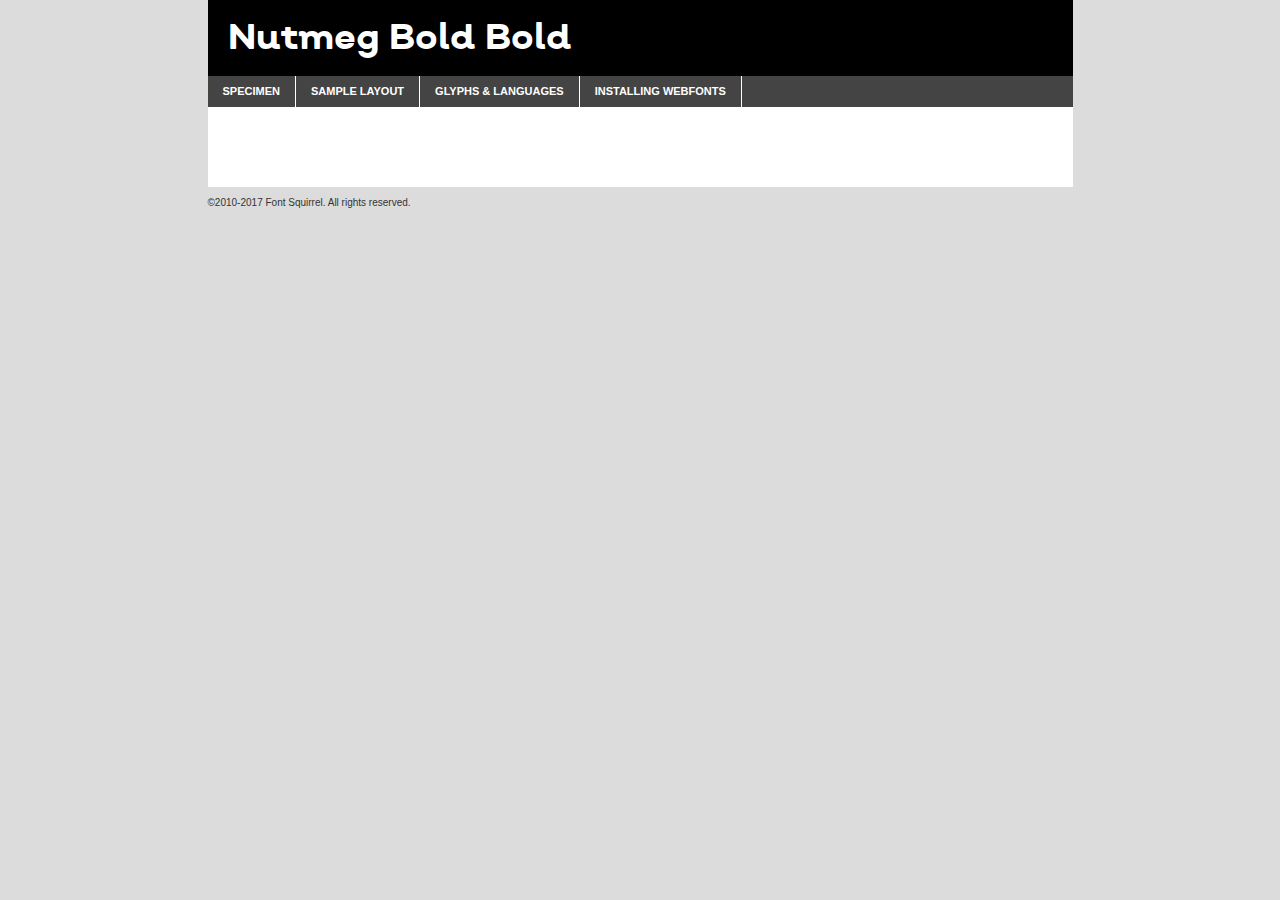
<file: assets/fonts/font/bbold/nutmeg-bold-demo.html>
<!DOCTYPE html PUBLIC "-//W3C//DTD XHTML 1.0 Transitional//EN"
	"http://www.w3.org/TR/xhtml1/DTD/xhtml1-transitional.dtd">

<html xmlns="http://www.w3.org/1999/xhtml" xml:lang="en" lang="en">
<head>
	<meta http-equiv="Content-Type" content="text/html; charset=utf-8" />
	<script src="http://ajax.googleapis.com/ajax/libs/jquery/1.7.2/jquery.min.js" type="text/javascript" charset="utf-8"></script>
	<script type="text/javascript">
	(function($){$.fn.easyTabs=function(option){var param=jQuery.extend({fadeSpeed:"fast",defaultContent:1,activeClass:'active'},option);$(this).each(function(){var thisId="#"+this.id;if(param.defaultContent==''){param.defaultContent=1;}
	if(typeof param.defaultContent=="number")
	{var defaultTab=$(thisId+" .tabs li:eq("+(param.defaultContent-1)+") a").attr('href').substr(1);}else{var defaultTab=param.defaultContent;}
	$(thisId+" .tabs li a").each(function(){var tabToHide=$(this).attr('href').substr(1);$("#"+tabToHide).addClass('easytabs-tab-content');});hideAll();changeContent(defaultTab);function hideAll(){$(thisId+" .easytabs-tab-content").hide();}
	function changeContent(tabId){hideAll();$(thisId+" .tabs li").removeClass(param.activeClass);$(thisId+" .tabs li a[href=#"+tabId+"]").closest('li').addClass(param.activeClass);if(param.fadeSpeed!="none")
	{$(thisId+" #"+tabId).fadeIn(param.fadeSpeed);}else{$(thisId+" #"+tabId).show();}}
	$(thisId+" .tabs li").click(function(){var tabId=$(this).find('a').attr('href').substr(1);changeContent(tabId);return false;});});}})(jQuery);
	</script>
	<link rel="stylesheet" href="specimen_files/specimen_stylesheet.css" type="text/css" charset="utf-8" />
	<link rel="stylesheet" href="stylesheet.css" type="text/css" charset="utf-8" />

	<style type="text/css">
					body{
				font-family: 'nutmeg_boldbold';
							}
		</style>

	<title>Nutmeg Bold Bold Specimen</title>
	
	
	<script type="text/javascript" charset="utf-8">
		$(document).ready(function() {
			$('#container').easyTabs({defaultContent:1});
		});
	</script>
</head>

<body>
<div id="container">
	<div id="header">
		Nutmeg Bold Bold	</div>
	<ul class="tabs">
		<li><a href="#specimen">Specimen</a></li>
		<li><a href="#layout">Sample Layout</a></li>
				<li><a href="#glyphs">Glyphs &amp; Languages</a></li>
		<li><a href="#installing">Installing Webfonts</a></li>
		
	</ul>
	
	<div id="main_content">

		
			<div id="specimen">
		
				<div class="section">
					<div class="grid12 firstcol">
						<div class="huge">AaBb</div>
					</div>
				</div>
		
				<div class="section">
					<div class="glyph_range">A&#x200B;B&#x200b;C&#x200b;D&#x200b;E&#x200b;F&#x200b;G&#x200b;H&#x200b;I&#x200b;J&#x200b;K&#x200b;L&#x200b;M&#x200b;N&#x200b;O&#x200b;P&#x200b;Q&#x200b;R&#x200b;S&#x200b;T&#x200b;U&#x200b;V&#x200b;W&#x200b;X&#x200b;Y&#x200b;Z&#x200b;a&#x200b;b&#x200b;c&#x200b;d&#x200b;e&#x200b;f&#x200b;g&#x200b;h&#x200b;i&#x200b;j&#x200b;k&#x200b;l&#x200b;m&#x200b;n&#x200b;o&#x200b;p&#x200b;q&#x200b;r&#x200b;s&#x200b;t&#x200b;u&#x200b;v&#x200b;w&#x200b;x&#x200b;y&#x200b;z&#x200b;1&#x200b;2&#x200b;3&#x200b;4&#x200b;5&#x200b;6&#x200b;7&#x200b;8&#x200b;9&#x200b;0&#x200b;&amp;&#x200b;.&#x200b;,&#x200b;?&#x200b;!&#x200b;&#64;&#x200b;(&#x200b;)&#x200b;#&#x200b;$&#x200b;%&#x200b;*&#x200b;+&#x200b;-&#x200b;=&#x200b;:&#x200b;;</div>
				</div>
				<div class="section">
					<div class="grid12 firstcol">
						<table class="sample_table">
							<tr><td>10</td><td class="size10">abcdefghijklmnopqrstuvwxyzABCDEFGHIJKLMNOPQRSTUVWXYZ0123456789abcdefghijklmnopqrstuvwxyzABCDEFGHIJKLMNOPQRSTUVWXYZ0123456789abcdefghijklmnopqrstuvwxyzABCDEFGHIJKLMNOPQRSTUVWXYZ</td></tr>
							<tr><td>11</td><td class="size11">abcdefghijklmnopqrstuvwxyzABCDEFGHIJKLMNOPQRSTUVWXYZ0123456789abcdefghijklmnopqrstuvwxyzABCDEFGHIJKLMNOPQRSTUVWXYZ0123456789abcdefghijklmnopqrstuvwxyzABCDEFGHIJKLMNOPQRSTUVWXYZ</td></tr>
							<tr><td>12</td><td class="size12">abcdefghijklmnopqrstuvwxyzABCDEFGHIJKLMNOPQRSTUVWXYZ0123456789abcdefghijklmnopqrstuvwxyzABCDEFGHIJKLMNOPQRSTUVWXYZ0123456789abcdefghijklmnopqrstuvwxyzABCDEFGHIJKLMNOPQRSTUVWXYZ</td></tr>
							<tr><td>13</td><td class="size13">abcdefghijklmnopqrstuvwxyzABCDEFGHIJKLMNOPQRSTUVWXYZ0123456789abcdefghijklmnopqrstuvwxyzABCDEFGHIJKLMNOPQRSTUVWXYZ0123456789abcdefghijklmnopqrstuvwxyzABCDEFGHIJKLMNOPQRSTUVWXYZ</td></tr>
							<tr><td>14</td><td class="size14">abcdefghijklmnopqrstuvwxyzABCDEFGHIJKLMNOPQRSTUVWXYZ0123456789abcdefghijklmnopqrstuvwxyzABCDEFGHIJKLMNOPQRSTUVWXYZ0123456789abcdefghijklmnopqrstuvwxyzABCDEFGHIJKLMNOPQRSTUVWXYZ</td></tr>
							<tr><td>16</td><td class="size16">abcdefghijklmnopqrstuvwxyzABCDEFGHIJKLMNOPQRSTUVWXYZ0123456789abcdefghijklmnopqrstuvwxyzABCDEFGHIJKLMNOPQRSTUVWXYZ</td></tr>
							<tr><td>18</td><td class="size18">abcdefghijklmnopqrstuvwxyzABCDEFGHIJKLMNOPQRSTUVWXYZ0123456789abcdefghijklmnopqrstuvwxyzABCDEFGHIJKLMNOPQRSTUVWXYZ</td></tr>
							<tr><td>20</td><td class="size20">abcdefghijklmnopqrstuvwxyzABCDEFGHIJKLMNOPQRSTUVWXYZ0123456789abcdefghijklmnopqrstuvwxyzABCDEFGHIJKLMNOPQRSTUVWXYZ</td></tr>
							<tr><td>24</td><td class="size24">abcdefghijklmnopqrstuvwxyzABCDEFGHIJKLMNOPQRSTUVWXYZ0123456789abcdefghijklmnopqrstuvwxyzABCDEFGHIJKLMNOPQRSTUVWXYZ</td></tr>
							<tr><td>30</td><td class="size30">abcdefghijklmnopqrstuvwxyzABCDEFGHIJKLMNOPQRSTUVWXYZ0123456789abcdefghijklmnopqrstuvwxyzABCDEFGHIJKLMNOPQRSTUVWXYZ</td></tr>
							<tr><td>36</td><td class="size36">abcdefghijklmnopqrstuvwxyzABCDEFGHIJKLMNOPQRSTUVWXYZ0123456789abcdefghijklmnopqrstuvwxyzABCDEFGHIJKLMNOPQRSTUVWXYZ</td></tr>
							<tr><td>48</td><td class="size48">abcdefghijklmnopqrstuvwxyzABCDEFGHIJKLMNOPQRSTUVWXYZ0123456789abcdefghijklmnopqrstuvwxyzABCDEFGHIJKLMNOPQRSTUVWXYZ</td></tr>
							<tr><td>60</td><td class="size60">abcdefghijklmnopqrstuvwxyzABCDEFGHIJKLMNOPQRSTUVWXYZ0123456789abcdefghijklmnopqrstuvwxyzABCDEFGHIJKLMNOPQRSTUVWXYZ</td></tr>
							<tr><td>72</td><td class="size72">abcdefghijklmnopqrstuvwxyzABCDEFGHIJKLMNOPQRSTUVWXYZ0123456789abcdefghijklmnopqrstuvwxyzABCDEFGHIJKLMNOPQRSTUVWXYZ</td></tr>
							<tr><td>90</td><td class="size90">abcdefghijklmnopqrstuvwxyzABCDEFGHIJKLMNOPQRSTUVWXYZ0123456789abcdefghijklmnopqrstuvwxyzABCDEFGHIJKLMNOPQRSTUVWXYZ</td></tr>
						</table>
				
					</div>
			
				</div>
		
		
		
								<div class="section" id="bodycomparison">


										<div id="xheight">
				<div class="fontbody">&#x25FC;&#x25FC;&#x25FC;&#x25FC;&#x25FC;&#x25FC;&#x25FC;&#x25FC;&#x25FC;&#x25FC;&#x25FC;&#x25FC;&#x25FC;&#x25FC;&#x25FC;&#x25FC;&#x25FC;&#x25FC;&#x25FC;&#x25FC;&#x25FC;&#x25FC;&#x25FC;&#x25FC;&#x25FC;&#x25FC;&#x25FC;&#x25FC;&#x25FC;&#x25FC;&#x25FC;&#x25FC;&#x25FC;&#x25FC;&#x25FC;&#x25FC;&#x25FC;&#x25FC;&#x25FC;&#x25FC;&#x25FC;&#x25FC;&#x25FC;&#x25FC;&#x25FC;&#x25FC;&#x25FC;&#x25FC;&#x25FC;&#x25FC;&#x25FC;&#x25FC;&#x25FC;&#x25FC;&#x25FC;&#x25FC;&#x25FC;&#x25FC;&#x25FC;&#x25FC;&#x25FC;&#x25FC;&#x25FC;&#x25FC;&#x25FC;&#x25FC;&#x25FC;&#x25FC;&#x25FC;&#x25FC;&#x25FC;&#x25FC;&#x25FC;&#x25FC;&#x25FC;&#x25FC;&#x25FC;&#x25FC;&#x25FC;&#x25FC;&#x25FC;&#x25FC;&#x25FC;&#x25FC;&#x25FC;&#x25FC;&#x25FC;&#x25FC;&#x25FC;&#x25FC;&#x25FC;&#x25FC;&#x25FC;&#x25FC;&#x25FC;&#x25FC;&#x25FC;&#x25FC;&#x25FC;body</div><div class="arialbody">body</div><div class="verdanabody">body</div><div class="georgiabody">body</div></div>
										<div class="fontbody" style="z-index:1">
											body<span>Nutmeg Bold Bold</span>
										</div>
										<div class="arialbody" style="z-index:1">
											body<span>Arial</span>
										</div>
										<div class="verdanabody" style="z-index:1">
											body<span>Verdana</span>
										</div>
										<div class="georgiabody" style="z-index:1">
											body<span>Georgia</span>
										</div>



								</div>
		
		
				<div class="section psample psample_row1" id="">
					
					<div class="grid2 firstcol">
						<p class="size10"><span>10.</span>Aenean lacinia bibendum nulla sed consectetur. Fusce dapibus, tellus ac cursus commodo, tortor mauris condimentum nibh, ut fermentum massa justo sit amet risus. Nullam id dolor id nibh ultricies vehicula ut id elit. Cum sociis natoque penatibus et magnis dis parturient montes, nascetur ridiculus mus. Nulla vitae elit libero, a pharetra augue.</p>
			
					</div>
					<div class="grid3">
						<p class="size11"><span>11.</span>Aenean lacinia bibendum nulla sed consectetur. Fusce dapibus, tellus ac cursus commodo, tortor mauris condimentum nibh, ut fermentum massa justo sit amet risus. Nullam id dolor id nibh ultricies vehicula ut id elit. Cum sociis natoque penatibus et magnis dis parturient montes, nascetur ridiculus mus. Nulla vitae elit libero, a pharetra augue.</p>
			
					</div>
					<div class="grid3">
						<p class="size12"><span>12.</span>Aenean lacinia bibendum nulla sed consectetur. Fusce dapibus, tellus ac cursus commodo, tortor mauris condimentum nibh, ut fermentum massa justo sit amet risus. Nullam id dolor id nibh ultricies vehicula ut id elit. Cum sociis natoque penatibus et magnis dis parturient montes, nascetur ridiculus mus. Nulla vitae elit libero, a pharetra augue.</p>
			
					</div>
					<div class="grid4">
						<p class="size13"><span>13.</span>Aenean lacinia bibendum nulla sed consectetur. Fusce dapibus, tellus ac cursus commodo, tortor mauris condimentum nibh, ut fermentum massa justo sit amet risus. Nullam id dolor id nibh ultricies vehicula ut id elit. Cum sociis natoque penatibus et magnis dis parturient montes, nascetur ridiculus mus. Nulla vitae elit libero, a pharetra augue.</p>
			
					</div>
					<div class="white_blend"></div>
					
				</div>
				<div class="section psample psample_row2" id="">
					<div class="grid3 firstcol">
						<p class="size14"><span>14.</span>Aenean lacinia bibendum nulla sed consectetur. Fusce dapibus, tellus ac cursus commodo, tortor mauris condimentum nibh, ut fermentum massa justo sit amet risus. Nullam id dolor id nibh ultricies vehicula ut id elit. Cum sociis natoque penatibus et magnis dis parturient montes, nascetur ridiculus mus. Nulla vitae elit libero, a pharetra augue.</p>
			
					</div>
					<div class="grid4">
						<p class="size16"><span>16.</span>Aenean lacinia bibendum nulla sed consectetur. Fusce dapibus, tellus ac cursus commodo, tortor mauris condimentum nibh, ut fermentum massa justo sit amet risus. Nullam id dolor id nibh ultricies vehicula ut id elit. Cum sociis natoque penatibus et magnis dis parturient montes, nascetur ridiculus mus. Nulla vitae elit libero, a pharetra augue.</p>
			
					</div>
					<div class="grid5">
						<p class="size18"><span>18.</span>Aenean lacinia bibendum nulla sed consectetur. Fusce dapibus, tellus ac cursus commodo, tortor mauris condimentum nibh, ut fermentum massa justo sit amet risus. Nullam id dolor id nibh ultricies vehicula ut id elit. Cum sociis natoque penatibus et magnis dis parturient montes, nascetur ridiculus mus. Nulla vitae elit libero, a pharetra augue.</p>
			
					</div>

					<div class="white_blend"></div>

				</div>
				
				<div class="section psample psample_row3" id="">
					<div class="grid5 firstcol">
						<p class="size20"><span>20.</span>Aenean lacinia bibendum nulla sed consectetur. Fusce dapibus, tellus ac cursus commodo, tortor mauris condimentum nibh, ut fermentum massa justo sit amet risus. Nullam id dolor id nibh ultricies vehicula ut id elit. Cum sociis natoque penatibus et magnis dis parturient montes, nascetur ridiculus mus. Nulla vitae elit libero, a pharetra augue.</p>
					</div>
					<div class="grid7">
						<p class="size24"><span>24.</span>Aenean lacinia bibendum nulla sed consectetur. Fusce dapibus, tellus ac cursus commodo, tortor mauris condimentum nibh, ut fermentum massa justo sit amet risus. Nullam id dolor id nibh ultricies vehicula ut id elit. Cum sociis natoque penatibus et magnis dis parturient montes, nascetur ridiculus mus. Nulla vitae elit libero, a pharetra augue.</p>
					</div>
					
					<div class="white_blend"></div>
					
				</div>
				
				<div class="section psample psample_row4" id="">
					<div class="grid12 firstcol">
						<p class="size30"><span>30.</span>Aenean lacinia bibendum nulla sed consectetur. Fusce dapibus, tellus ac cursus commodo, tortor mauris condimentum nibh, ut fermentum massa justo sit amet risus. Nullam id dolor id nibh ultricies vehicula ut id elit. Cum sociis natoque penatibus et magnis dis parturient montes, nascetur ridiculus mus. Nulla vitae elit libero, a pharetra augue.</p>
					</div>
					<div class="white_blend"></div>
					
				</div>
				
				
				
				<div class="section psample psample_row1 fullreverse">
					<div class="grid2 firstcol">
						<p class="size10"><span>10.</span>Aenean lacinia bibendum nulla sed consectetur. Fusce dapibus, tellus ac cursus commodo, tortor mauris condimentum nibh, ut fermentum massa justo sit amet risus. Nullam id dolor id nibh ultricies vehicula ut id elit. Cum sociis natoque penatibus et magnis dis parturient montes, nascetur ridiculus mus. Nulla vitae elit libero, a pharetra augue.</p>
			
					</div>
					<div class="grid3">
						<p class="size11"><span>11.</span>Aenean lacinia bibendum nulla sed consectetur. Fusce dapibus, tellus ac cursus commodo, tortor mauris condimentum nibh, ut fermentum massa justo sit amet risus. Nullam id dolor id nibh ultricies vehicula ut id elit. Cum sociis natoque penatibus et magnis dis parturient montes, nascetur ridiculus mus. Nulla vitae elit libero, a pharetra augue.</p>
			
					</div>
					<div class="grid3">
						<p class="size12"><span>12.</span>Aenean lacinia bibendum nulla sed consectetur. Fusce dapibus, tellus ac cursus commodo, tortor mauris condimentum nibh, ut fermentum massa justo sit amet risus. Nullam id dolor id nibh ultricies vehicula ut id elit. Cum sociis natoque penatibus et magnis dis parturient montes, nascetur ridiculus mus. Nulla vitae elit libero, a pharetra augue.</p>
			
					</div>
					<div class="grid4">
						<p class="size13"><span>13.</span>Aenean lacinia bibendum nulla sed consectetur. Fusce dapibus, tellus ac cursus commodo, tortor mauris condimentum nibh, ut fermentum massa justo sit amet risus. Nullam id dolor id nibh ultricies vehicula ut id elit. Cum sociis natoque penatibus et magnis dis parturient montes, nascetur ridiculus mus. Nulla vitae elit libero, a pharetra augue.</p>
			
					</div>
					<div class="black_blend"></div>
					
				</div>
				
				<div class="section psample psample_row2 fullreverse">
					<div class="grid3 firstcol">
						<p class="size14"><span>14.</span>Aenean lacinia bibendum nulla sed consectetur. Fusce dapibus, tellus ac cursus commodo, tortor mauris condimentum nibh, ut fermentum massa justo sit amet risus. Nullam id dolor id nibh ultricies vehicula ut id elit. Cum sociis natoque penatibus et magnis dis parturient montes, nascetur ridiculus mus. Nulla vitae elit libero, a pharetra augue.</p>
			
					</div>
					<div class="grid4">
						<p class="size16"><span>16.</span>Aenean lacinia bibendum nulla sed consectetur. Fusce dapibus, tellus ac cursus commodo, tortor mauris condimentum nibh, ut fermentum massa justo sit amet risus. Nullam id dolor id nibh ultricies vehicula ut id elit. Cum sociis natoque penatibus et magnis dis parturient montes, nascetur ridiculus mus. Nulla vitae elit libero, a pharetra augue.</p>
			
					</div>
					<div class="grid5">
						<p class="size18"><span>18.</span>Aenean lacinia bibendum nulla sed consectetur. Fusce dapibus, tellus ac cursus commodo, tortor mauris condimentum nibh, ut fermentum massa justo sit amet risus. Nullam id dolor id nibh ultricies vehicula ut id elit. Cum sociis natoque penatibus et magnis dis parturient montes, nascetur ridiculus mus. Nulla vitae elit libero, a pharetra augue.</p>
			
					</div>
					<div class="black_blend"></div>

				</div>
				
				<div class="section psample fullreverse psample_row3" id="">
					<div class="grid5 firstcol">
						<p class="size20"><span>20.</span>Aenean lacinia bibendum nulla sed consectetur. Fusce dapibus, tellus ac cursus commodo, tortor mauris condimentum nibh, ut fermentum massa justo sit amet risus. Nullam id dolor id nibh ultricies vehicula ut id elit. Cum sociis natoque penatibus et magnis dis parturient montes, nascetur ridiculus mus. Nulla vitae elit libero, a pharetra augue.</p>
					</div>
					<div class="grid7">
						<p class="size24"><span>24.</span>Aenean lacinia bibendum nulla sed consectetur. Fusce dapibus, tellus ac cursus commodo, tortor mauris condimentum nibh, ut fermentum massa justo sit amet risus. Nullam id dolor id nibh ultricies vehicula ut id elit. Cum sociis natoque penatibus et magnis dis parturient montes, nascetur ridiculus mus. Nulla vitae elit libero, a pharetra augue.</p>
					</div>
					
					<div class="black_blend"></div>
					
				</div>
				
				<div class="section psample fullreverse psample_row4" id="" style="border-bottom: 20px #000 solid;">
					<div class="grid12 firstcol">
						<p class="size30"><span>30.</span>Aenean lacinia bibendum nulla sed consectetur. Fusce dapibus, tellus ac cursus commodo, tortor mauris condimentum nibh, ut fermentum massa justo sit amet risus. Nullam id dolor id nibh ultricies vehicula ut id elit. Cum sociis natoque penatibus et magnis dis parturient montes, nascetur ridiculus mus. Nulla vitae elit libero, a pharetra augue.</p>
					</div>
					<div class="black_blend"></div>
					
				</div>
				
				
				
				
			</div>
			
			<div id="layout">
				
				<div class="section">
					
					<div class="grid12 firstcol">
						<h1>Lorem Ipsum Dolor</h1>
						<h2>Etiam porta sem malesuada magna mollis euismod</h2>
						
						<p class="byline">By <a href="#link">Aenean Lacinia</a></p>
					</div>
				</div>
				<div class="section">
					<div class="grid8 firstcol">
						<p class="large">Donec sed odio dui. Morbi leo risus, porta ac consectetur ac, vestibulum at eros. Fusce dapibus, tellus ac cursus commodo, tortor mauris condimentum nibh, ut fermentum massa justo sit amet risus. </p>

						
						<h3>Pellentesque ornare sem</h3>

						<p>Maecenas sed diam eget risus varius blandit sit amet non magna. Maecenas faucibus mollis interdum. Donec ullamcorper nulla non metus auctor fringilla. Nullam id dolor id nibh ultricies vehicula ut id elit. Nullam id dolor id nibh ultricies vehicula ut id elit. </p>

						<p>Aenean eu leo quam. Pellentesque ornare sem lacinia quam venenatis vestibulum. Lorem ipsum dolor sit amet, consectetur adipiscing elit. Cum sociis natoque penatibus et magnis dis parturient montes, nascetur ridiculus mus. </p>

						<p>Nulla vitae elit libero, a pharetra augue. Praesent commodo cursus magna, vel scelerisque nisl consectetur et. Aenean lacinia bibendum nulla sed consectetur. </p>

						<p>Nullam quis risus eget urna mollis ornare vel eu leo. Nullam quis risus eget urna mollis ornare vel eu leo. Maecenas sed diam eget risus varius blandit sit amet non magna. Donec ullamcorper nulla non metus auctor fringilla. </p>

						<h3>Cras mattis consectetur</h3>

						<p>Aenean eu leo quam. Pellentesque ornare sem lacinia quam venenatis vestibulum. Aenean lacinia bibendum nulla sed consectetur. Integer posuere erat a ante venenatis dapibus posuere velit aliquet. Cras mattis consectetur purus sit amet fermentum. </p>

						<p>Nullam id dolor id nibh ultricies vehicula ut id elit. Nullam quis risus eget urna mollis ornare vel eu leo. Cras mattis consectetur purus sit amet fermentum.</p>
					</div>
					
					<div class="grid4 sidebar">
						
						<div class="box reverse">
							<p class="last">Nullam quis risus eget urna mollis ornare vel eu leo. Donec ullamcorper nulla non metus auctor fringilla. Cras mattis consectetur purus sit amet fermentum. Sed posuere consectetur est at lobortis. Lorem ipsum dolor sit amet, consectetur adipiscing elit. </p>
						</div>
						
						<p class="caption">Maecenas sed diam eget risus varius.</p>

						<p>Vestibulum id ligula porta felis euismod semper. Integer posuere erat a ante venenatis dapibus posuere velit aliquet. Vestibulum id ligula porta felis euismod semper. Sed posuere consectetur est at lobortis. Maecenas sed diam eget risus varius blandit sit amet non magna. Fusce dapibus, tellus ac cursus commodo, tortor mauris condimentum nibh, ut fermentum massa justo sit amet risus. </p>

					

						<p>Duis mollis, est non commodo luctus, nisi erat porttitor ligula, eget lacinia odio sem nec elit. Aenean lacinia bibendum nulla sed consectetur. Vivamus sagittis lacus vel augue laoreet rutrum faucibus dolor auctor. Aenean lacinia bibendum nulla sed consectetur. Nullam quis risus eget urna mollis ornare vel eu leo. </p>

						<p>Praesent commodo cursus magna, vel scelerisque nisl consectetur et. Donec ullamcorper nulla non metus auctor fringilla. Maecenas faucibus mollis interdum. Fusce dapibus, tellus ac cursus commodo, tortor mauris condimentum nibh, ut fermentum massa justo sit amet risus. </p>

					</div>
				</div>
				
			</div>


			



		<div id="glyphs">
			<div class="section">
				<div class="grid12 firstcol">
			
				<h1>Language Support</h1>
				<p>The subset of Nutmeg Bold Bold in this kit supports the following languages:<br />
			
					Albanian, Basque, Breton, Chamorro, Danish, Dutch, English, Faroese, Finnish, French, Frisian, Galician, German, Icelandic, Italian, Malagasy, Norwegian, Portuguese, Spanish, Alsatian, Aragonese, Arapaho, Arrernte, Asturian, Aymara, Bislama, Cebuano, Corsican, Fijian, French_creole, Genoese, Gilbertese, Greenlandic, Haitian_creole, Hiligaynon, Hmong, Hopi, Ibanag, Iloko_ilokano, Indonesian, Interglossa_glosa, Interlingua, Irish_gaelic, Jerriais, Lojban, Lombard, Luxembourgeois, Manx, Mohawk, Norfolk_pitcairnese, Occitan, Oromo, Pangasinan, Papiamento, Piedmontese, Potawatomi, Rhaeto-romance, Romansh, Rotokas, Sami_lule, Samoan, Sardinian, Scots_gaelic, Seychelles_creole, Shona, Sicilian, Somali, Southern_ndebele, Swahili, Swati_swazi, Tagalog_filipino_pilipino, Tetum, Tok_pisin, Uyghur_latinized, Volapuk, Walloon, Warlpiri, Xhosa, Yapese, Zulu, Latinbasic, Ubasic, Demo				</p>
				<h1>Glyph Chart</h1>
				<p>The subset of Nutmeg Bold Bold in this kit includes all the glyphs listed below. Unicode entities are included above each glyph to help you insert individual characters into your layout.</p>
				<div id="glyph_chart">
			
																				 <div><p>&amp;#32;</p>&#32;</div>
																				 <div><p>&amp;#33;</p>&#33;</div>
																				 <div><p>&amp;#34;</p>&#34;</div>
																				 <div><p>&amp;#35;</p>&#35;</div>
																				 <div><p>&amp;#36;</p>&#36;</div>
																				 <div><p>&amp;#37;</p>&#37;</div>
																				 <div><p>&amp;#38;</p>&#38;</div>
																				 <div><p>&amp;#39;</p>&#39;</div>
																				 <div><p>&amp;#40;</p>&#40;</div>
																				 <div><p>&amp;#41;</p>&#41;</div>
																				 <div><p>&amp;#42;</p>&#42;</div>
																				 <div><p>&amp;#43;</p>&#43;</div>
																				 <div><p>&amp;#44;</p>&#44;</div>
																				 <div><p>&amp;#45;</p>&#45;</div>
																				 <div><p>&amp;#46;</p>&#46;</div>
																				 <div><p>&amp;#47;</p>&#47;</div>
																				 <div><p>&amp;#48;</p>&#48;</div>
																				 <div><p>&amp;#49;</p>&#49;</div>
																				 <div><p>&amp;#50;</p>&#50;</div>
																				 <div><p>&amp;#51;</p>&#51;</div>
																				 <div><p>&amp;#52;</p>&#52;</div>
																				 <div><p>&amp;#53;</p>&#53;</div>
																				 <div><p>&amp;#54;</p>&#54;</div>
																				 <div><p>&amp;#55;</p>&#55;</div>
																				 <div><p>&amp;#56;</p>&#56;</div>
																				 <div><p>&amp;#57;</p>&#57;</div>
																				 <div><p>&amp;#58;</p>&#58;</div>
																				 <div><p>&amp;#59;</p>&#59;</div>
																				 <div><p>&amp;#60;</p>&#60;</div>
																				 <div><p>&amp;#61;</p>&#61;</div>
																				 <div><p>&amp;#62;</p>&#62;</div>
																				 <div><p>&amp;#63;</p>&#63;</div>
																				 <div><p>&amp;#64;</p>&#64;</div>
																				 <div><p>&amp;#65;</p>&#65;</div>
																				 <div><p>&amp;#66;</p>&#66;</div>
																				 <div><p>&amp;#67;</p>&#67;</div>
																				 <div><p>&amp;#68;</p>&#68;</div>
																				 <div><p>&amp;#69;</p>&#69;</div>
																				 <div><p>&amp;#70;</p>&#70;</div>
																				 <div><p>&amp;#71;</p>&#71;</div>
																				 <div><p>&amp;#72;</p>&#72;</div>
																				 <div><p>&amp;#73;</p>&#73;</div>
																				 <div><p>&amp;#74;</p>&#74;</div>
																				 <div><p>&amp;#75;</p>&#75;</div>
																				 <div><p>&amp;#76;</p>&#76;</div>
																				 <div><p>&amp;#77;</p>&#77;</div>
																				 <div><p>&amp;#78;</p>&#78;</div>
																				 <div><p>&amp;#79;</p>&#79;</div>
																				 <div><p>&amp;#80;</p>&#80;</div>
																				 <div><p>&amp;#81;</p>&#81;</div>
																				 <div><p>&amp;#82;</p>&#82;</div>
																				 <div><p>&amp;#83;</p>&#83;</div>
																				 <div><p>&amp;#84;</p>&#84;</div>
																				 <div><p>&amp;#85;</p>&#85;</div>
																				 <div><p>&amp;#86;</p>&#86;</div>
																				 <div><p>&amp;#87;</p>&#87;</div>
																				 <div><p>&amp;#88;</p>&#88;</div>
																				 <div><p>&amp;#89;</p>&#89;</div>
																				 <div><p>&amp;#90;</p>&#90;</div>
																				 <div><p>&amp;#91;</p>&#91;</div>
																				 <div><p>&amp;#92;</p>&#92;</div>
																				 <div><p>&amp;#93;</p>&#93;</div>
																				 <div><p>&amp;#94;</p>&#94;</div>
																				 <div><p>&amp;#95;</p>&#95;</div>
																				 <div><p>&amp;#96;</p>&#96;</div>
																				 <div><p>&amp;#97;</p>&#97;</div>
																				 <div><p>&amp;#98;</p>&#98;</div>
																				 <div><p>&amp;#99;</p>&#99;</div>
																				 <div><p>&amp;#100;</p>&#100;</div>
																				 <div><p>&amp;#101;</p>&#101;</div>
																				 <div><p>&amp;#102;</p>&#102;</div>
																				 <div><p>&amp;#103;</p>&#103;</div>
																				 <div><p>&amp;#104;</p>&#104;</div>
																				 <div><p>&amp;#105;</p>&#105;</div>
																				 <div><p>&amp;#106;</p>&#106;</div>
																				 <div><p>&amp;#107;</p>&#107;</div>
																				 <div><p>&amp;#108;</p>&#108;</div>
																				 <div><p>&amp;#109;</p>&#109;</div>
																				 <div><p>&amp;#110;</p>&#110;</div>
																				 <div><p>&amp;#111;</p>&#111;</div>
																				 <div><p>&amp;#112;</p>&#112;</div>
																				 <div><p>&amp;#113;</p>&#113;</div>
																				 <div><p>&amp;#114;</p>&#114;</div>
																				 <div><p>&amp;#115;</p>&#115;</div>
																				 <div><p>&amp;#116;</p>&#116;</div>
																				 <div><p>&amp;#117;</p>&#117;</div>
																				 <div><p>&amp;#118;</p>&#118;</div>
																				 <div><p>&amp;#119;</p>&#119;</div>
																				 <div><p>&amp;#120;</p>&#120;</div>
																				 <div><p>&amp;#121;</p>&#121;</div>
																				 <div><p>&amp;#122;</p>&#122;</div>
																				 <div><p>&amp;#123;</p>&#123;</div>
																				 <div><p>&amp;#124;</p>&#124;</div>
																				 <div><p>&amp;#125;</p>&#125;</div>
																				 <div><p>&amp;#126;</p>&#126;</div>
																				 <div><p>&amp;#160;</p>&#160;</div>
																				 <div><p>&amp;#161;</p>&#161;</div>
																				 <div><p>&amp;#162;</p>&#162;</div>
																				 <div><p>&amp;#163;</p>&#163;</div>
																				 <div><p>&amp;#164;</p>&#164;</div>
																				 <div><p>&amp;#165;</p>&#165;</div>
																				 <div><p>&amp;#166;</p>&#166;</div>
																				 <div><p>&amp;#167;</p>&#167;</div>
																				 <div><p>&amp;#168;</p>&#168;</div>
																				 <div><p>&amp;#169;</p>&#169;</div>
																				 <div><p>&amp;#170;</p>&#170;</div>
																				 <div><p>&amp;#171;</p>&#171;</div>
																				 <div><p>&amp;#173;</p>&#173;</div>
																				 <div><p>&amp;#174;</p>&#174;</div>
																				 <div><p>&amp;#175;</p>&#175;</div>
																				 <div><p>&amp;#176;</p>&#176;</div>
																				 <div><p>&amp;#177;</p>&#177;</div>
																				 <div><p>&amp;#178;</p>&#178;</div>
																				 <div><p>&amp;#179;</p>&#179;</div>
																				 <div><p>&amp;#180;</p>&#180;</div>
																				 <div><p>&amp;#182;</p>&#182;</div>
																				 <div><p>&amp;#183;</p>&#183;</div>
																				 <div><p>&amp;#184;</p>&#184;</div>
																				 <div><p>&amp;#185;</p>&#185;</div>
																				 <div><p>&amp;#186;</p>&#186;</div>
																				 <div><p>&amp;#187;</p>&#187;</div>
																				 <div><p>&amp;#188;</p>&#188;</div>
																				 <div><p>&amp;#189;</p>&#189;</div>
																				 <div><p>&amp;#190;</p>&#190;</div>
																				 <div><p>&amp;#191;</p>&#191;</div>
																				 <div><p>&amp;#192;</p>&#192;</div>
																				 <div><p>&amp;#193;</p>&#193;</div>
																				 <div><p>&amp;#194;</p>&#194;</div>
																				 <div><p>&amp;#195;</p>&#195;</div>
																				 <div><p>&amp;#196;</p>&#196;</div>
																				 <div><p>&amp;#197;</p>&#197;</div>
																				 <div><p>&amp;#198;</p>&#198;</div>
																				 <div><p>&amp;#199;</p>&#199;</div>
																				 <div><p>&amp;#200;</p>&#200;</div>
																				 <div><p>&amp;#201;</p>&#201;</div>
																				 <div><p>&amp;#202;</p>&#202;</div>
																				 <div><p>&amp;#203;</p>&#203;</div>
																				 <div><p>&amp;#204;</p>&#204;</div>
																				 <div><p>&amp;#205;</p>&#205;</div>
																				 <div><p>&amp;#206;</p>&#206;</div>
																				 <div><p>&amp;#207;</p>&#207;</div>
																				 <div><p>&amp;#208;</p>&#208;</div>
																				 <div><p>&amp;#209;</p>&#209;</div>
																				 <div><p>&amp;#210;</p>&#210;</div>
																				 <div><p>&amp;#211;</p>&#211;</div>
																				 <div><p>&amp;#212;</p>&#212;</div>
																				 <div><p>&amp;#213;</p>&#213;</div>
																				 <div><p>&amp;#214;</p>&#214;</div>
																				 <div><p>&amp;#215;</p>&#215;</div>
																				 <div><p>&amp;#216;</p>&#216;</div>
																				 <div><p>&amp;#217;</p>&#217;</div>
																				 <div><p>&amp;#218;</p>&#218;</div>
																				 <div><p>&amp;#219;</p>&#219;</div>
																				 <div><p>&amp;#220;</p>&#220;</div>
																				 <div><p>&amp;#221;</p>&#221;</div>
																				 <div><p>&amp;#222;</p>&#222;</div>
																				 <div><p>&amp;#223;</p>&#223;</div>
																				 <div><p>&amp;#224;</p>&#224;</div>
																				 <div><p>&amp;#225;</p>&#225;</div>
																				 <div><p>&amp;#226;</p>&#226;</div>
																				 <div><p>&amp;#227;</p>&#227;</div>
																				 <div><p>&amp;#228;</p>&#228;</div>
																				 <div><p>&amp;#229;</p>&#229;</div>
																				 <div><p>&amp;#230;</p>&#230;</div>
																				 <div><p>&amp;#231;</p>&#231;</div>
																				 <div><p>&amp;#232;</p>&#232;</div>
																				 <div><p>&amp;#233;</p>&#233;</div>
																				 <div><p>&amp;#234;</p>&#234;</div>
																				 <div><p>&amp;#235;</p>&#235;</div>
																				 <div><p>&amp;#236;</p>&#236;</div>
																				 <div><p>&amp;#237;</p>&#237;</div>
																				 <div><p>&amp;#238;</p>&#238;</div>
																				 <div><p>&amp;#239;</p>&#239;</div>
																				 <div><p>&amp;#240;</p>&#240;</div>
																				 <div><p>&amp;#241;</p>&#241;</div>
																				 <div><p>&amp;#242;</p>&#242;</div>
																				 <div><p>&amp;#243;</p>&#243;</div>
																				 <div><p>&amp;#244;</p>&#244;</div>
																				 <div><p>&amp;#245;</p>&#245;</div>
																				 <div><p>&amp;#246;</p>&#246;</div>
																				 <div><p>&amp;#247;</p>&#247;</div>
																				 <div><p>&amp;#248;</p>&#248;</div>
																				 <div><p>&amp;#249;</p>&#249;</div>
																				 <div><p>&amp;#250;</p>&#250;</div>
																				 <div><p>&amp;#251;</p>&#251;</div>
																				 <div><p>&amp;#252;</p>&#252;</div>
																				 <div><p>&amp;#253;</p>&#253;</div>
																				 <div><p>&amp;#254;</p>&#254;</div>
																				 <div><p>&amp;#255;</p>&#255;</div>
																				 <div><p>&amp;#338;</p>&#338;</div>
																				 <div><p>&amp;#339;</p>&#339;</div>
																				 <div><p>&amp;#376;</p>&#376;</div>
																				 <div><p>&amp;#710;</p>&#710;</div>
																				 <div><p>&amp;#732;</p>&#732;</div>
																				 <div><p>&amp;#8192;</p>&#8192;</div>
																				 <div><p>&amp;#8193;</p>&#8193;</div>
																				 <div><p>&amp;#8194;</p>&#8194;</div>
																				 <div><p>&amp;#8195;</p>&#8195;</div>
																				 <div><p>&amp;#8196;</p>&#8196;</div>
																				 <div><p>&amp;#8197;</p>&#8197;</div>
																				 <div><p>&amp;#8198;</p>&#8198;</div>
																				 <div><p>&amp;#8199;</p>&#8199;</div>
																				 <div><p>&amp;#8200;</p>&#8200;</div>
																				 <div><p>&amp;#8201;</p>&#8201;</div>
																				 <div><p>&amp;#8202;</p>&#8202;</div>
																				 <div><p>&amp;#8208;</p>&#8208;</div>
																				 <div><p>&amp;#8209;</p>&#8209;</div>
																				 <div><p>&amp;#8210;</p>&#8210;</div>
																				 <div><p>&amp;#8211;</p>&#8211;</div>
																				 <div><p>&amp;#8212;</p>&#8212;</div>
																				 <div><p>&amp;#8216;</p>&#8216;</div>
																				 <div><p>&amp;#8217;</p>&#8217;</div>
																				 <div><p>&amp;#8218;</p>&#8218;</div>
																				 <div><p>&amp;#8220;</p>&#8220;</div>
																				 <div><p>&amp;#8221;</p>&#8221;</div>
																				 <div><p>&amp;#8222;</p>&#8222;</div>
																				 <div><p>&amp;#8226;</p>&#8226;</div>
																				 <div><p>&amp;#8230;</p>&#8230;</div>
																				 <div><p>&amp;#8239;</p>&#8239;</div>
																				 <div><p>&amp;#8249;</p>&#8249;</div>
																				 <div><p>&amp;#8250;</p>&#8250;</div>
																				 <div><p>&amp;#8287;</p>&#8287;</div>
																				 <div><p>&amp;#8364;</p>&#8364;</div>
																				 <div><p>&amp;#8482;</p>&#8482;</div>
																				 <div><p>&amp;#9724;</p>&#9724;</div>
																				 <div><p>&amp;#64257;</p>&#64257;</div>
																				 <div><p>&amp;#64258;</p>&#64258;</div>
																																																</div>	
				</div>
		
		
			</div>
		</div>
		
		
		<div id="specs">
			
		</div>
	
		<div id="installing">
			<div class="section">
				<div class="grid7 firstcol">
					<h1>Installing Webfonts</h1>
					
					<p>Webfonts are supported by all major browser platforms but not all in the same way. There are currently four different font formats that must be included in order to target all browsers. This includes TTF, WOFF, EOT and SVG.</p>
					
					<h2>1. Upload your webfonts</h2>
					<p>You must upload your webfont kit to your website. They should be in or near the same directory as your CSS files.</p>
					
					<h2>2. Include the webfont stylesheet</h2>
					<p>A special CSS @font-face declaration helps the various browsers select the appropriate font it needs without causing you a bunch of headaches. Learn more about this syntax by reading the <a href="https://www.fontspring.com/blog/further-hardening-of-the-bulletproof-syntax">Fontspring blog post</a> about it. The code for it is as follows:</p>


<code>
@font-face{ 
	font-family: 'MyWebFont';
	src: url('WebFont.eot');
	src: url('WebFont.eot?#iefix') format('embedded-opentype'),
	     url('WebFont.woff') format('woff'),
	     url('WebFont.ttf') format('truetype'),
	     url('WebFont.svg#webfont') format('svg');
}
</code>

	<p>We've already gone ahead and generated the code for you. All you have to do is link to the stylesheet in your HTML, like this:</p>
	<code>&lt;link rel=&quot;stylesheet&quot; href=&quot;stylesheet.css&quot; type=&quot;text/css&quot; charset=&quot;utf-8&quot; /&gt;</code>

					<h2>3. Modify your own stylesheet</h2>
					<p>To take advantage of your new fonts, you must tell your stylesheet to use them. Look at the original @font-face declaration above and find the property called "font-family." The name linked there will be what you use to reference the font. Prepend that webfont name to the font stack in the "font-family" property, inside the selector you want to change. For example:</p>
<code>p { font-family: 'WebFont', Arial, sans-serif; }</code>

<h2>4. Test</h2>
<p>Getting webfonts to work cross-browser <em>can</em> be tricky. Use the information in the sidebar to help you if you find that fonts aren't loading in a particular browser.</p>
				</div>
				
				<div class="grid5 sidebar">
					<div class="box">
						<h2>Troubleshooting<br />Font-Face Problems</h2>
						<p>Having trouble getting your webfonts to load in your new website? Here are some tips to sort out what might be the problem.</p>

						<h3>Fonts not showing in any browser</h3>

						<p>This sounds like you need to work on the plumbing. You either did not upload the fonts to the correct directory, or you did not link the fonts properly in the CSS. If you've confirmed that all this is correct and you still have a problem, take a look at your .htaccess file and see if requests are getting intercepted.</p>

						<h3>Fonts not loading in iPhone or iPad</h3>

						<p>The most common problem here is that you are serving the fonts from an IIS server. IIS refuses to serve files that have unknown MIME types. If that is the case, you must set the MIME type for SVG to "image/svg+xml" in the server settings. Follow these instructions from Microsoft if you need help.</p>

						<h3>Fonts not loading in Firefox</h3>

						<p>The primary reason for this failure? You are still using a version Firefox older than 3.5. So upgrade already! If that isn't it, then you are very likely serving fonts from a different domain. Firefox requires that all font assets be served from the same domain. Lastly it is possible that you need to add WOFF to your list of MIME types (if you are serving via IIS.)</p>

						<h3>Fonts not loading in IE</h3>

						<p>Are you looking at Internet Explorer on an actual Windows machine or are you cheating by using a service like Adobe BrowserLab? Many of these screenshot services do not render @font-face for IE. Best to test it on a real machine.</p>

						<h3>Fonts not loading in IE9</h3>

						<p>IE9, like Firefox, requires that fonts be served from the same domain as the website. Make sure that is the case.</p>
					</div>
				</div>
			</div>
			
		</div>
	
	</div>
	<div id="footer">
		<p>&copy;2010-2017 Font Squirrel. All rights reserved.</p>
	</div>
</div>
</body>
</html>
</file>
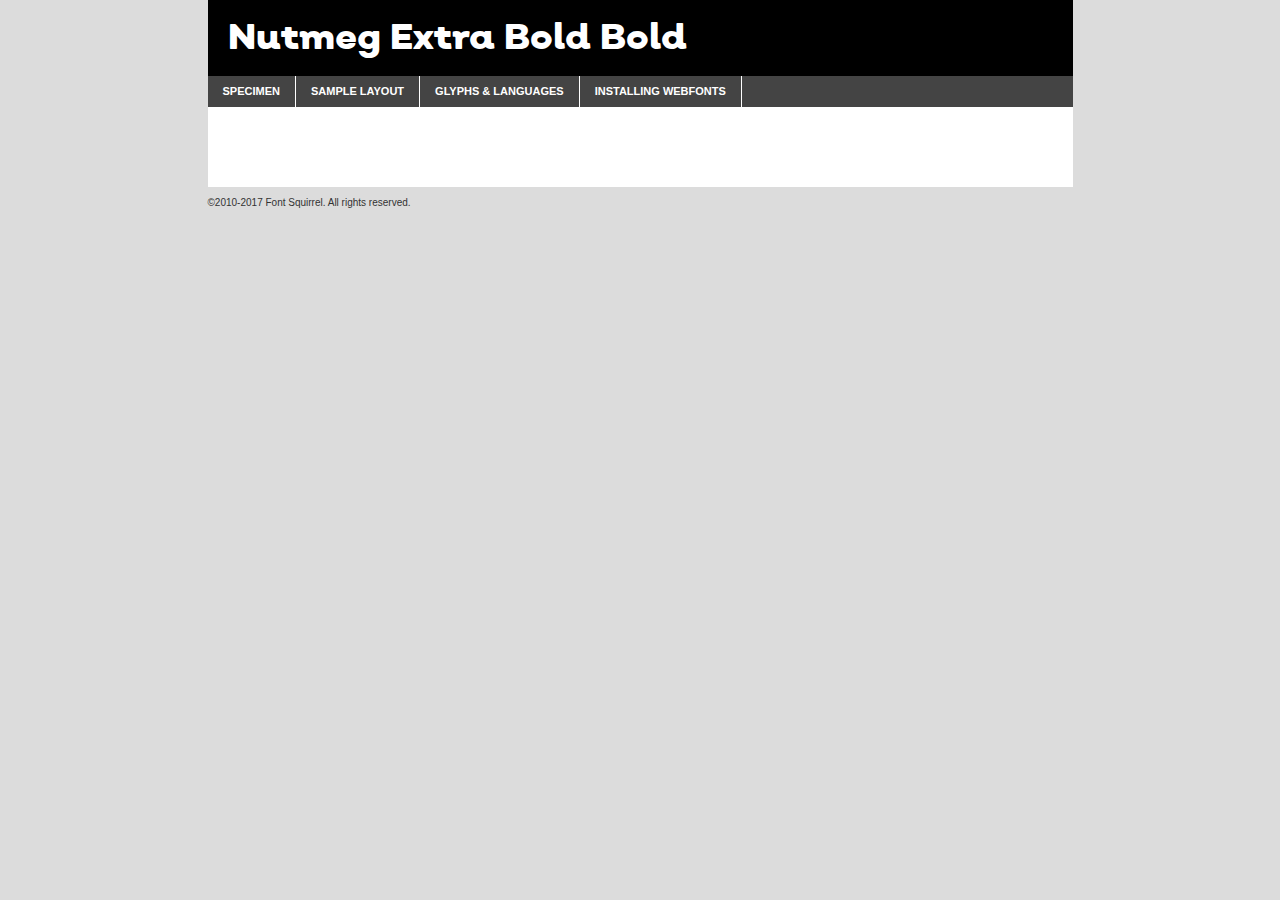
<file: assets/fonts/font/bold/nutmeg-extrabold-demo.html>
<!DOCTYPE html PUBLIC "-//W3C//DTD XHTML 1.0 Transitional//EN"
	"http://www.w3.org/TR/xhtml1/DTD/xhtml1-transitional.dtd">

<html xmlns="http://www.w3.org/1999/xhtml" xml:lang="en" lang="en">
<head>
	<meta http-equiv="Content-Type" content="text/html; charset=utf-8" />
	<script src="http://ajax.googleapis.com/ajax/libs/jquery/1.7.2/jquery.min.js" type="text/javascript" charset="utf-8"></script>
	<script type="text/javascript">
	(function($){$.fn.easyTabs=function(option){var param=jQuery.extend({fadeSpeed:"fast",defaultContent:1,activeClass:'active'},option);$(this).each(function(){var thisId="#"+this.id;if(param.defaultContent==''){param.defaultContent=1;}
	if(typeof param.defaultContent=="number")
	{var defaultTab=$(thisId+" .tabs li:eq("+(param.defaultContent-1)+") a").attr('href').substr(1);}else{var defaultTab=param.defaultContent;}
	$(thisId+" .tabs li a").each(function(){var tabToHide=$(this).attr('href').substr(1);$("#"+tabToHide).addClass('easytabs-tab-content');});hideAll();changeContent(defaultTab);function hideAll(){$(thisId+" .easytabs-tab-content").hide();}
	function changeContent(tabId){hideAll();$(thisId+" .tabs li").removeClass(param.activeClass);$(thisId+" .tabs li a[href=#"+tabId+"]").closest('li').addClass(param.activeClass);if(param.fadeSpeed!="none")
	{$(thisId+" #"+tabId).fadeIn(param.fadeSpeed);}else{$(thisId+" #"+tabId).show();}}
	$(thisId+" .tabs li").click(function(){var tabId=$(this).find('a').attr('href').substr(1);changeContent(tabId);return false;});});}})(jQuery);
	</script>
	<link rel="stylesheet" href="specimen_files/specimen_stylesheet.css" type="text/css" charset="utf-8" />
	<link rel="stylesheet" href="stylesheet.css" type="text/css" charset="utf-8" />

	<style type="text/css">
					body{
				font-family: 'nutmegextra_bold';
							}
		</style>

	<title>Nutmeg Extra Bold Bold Specimen</title>
	
	
	<script type="text/javascript" charset="utf-8">
		$(document).ready(function() {
			$('#container').easyTabs({defaultContent:1});
		});
	</script>
</head>

<body>
<div id="container">
	<div id="header">
		Nutmeg Extra Bold Bold	</div>
	<ul class="tabs">
		<li><a href="#specimen">Specimen</a></li>
		<li><a href="#layout">Sample Layout</a></li>
				<li><a href="#glyphs">Glyphs &amp; Languages</a></li>
		<li><a href="#installing">Installing Webfonts</a></li>
		
	</ul>
	
	<div id="main_content">

		
			<div id="specimen">
		
				<div class="section">
					<div class="grid12 firstcol">
						<div class="huge">AaBb</div>
					</div>
				</div>
		
				<div class="section">
					<div class="glyph_range">A&#x200B;B&#x200b;C&#x200b;D&#x200b;E&#x200b;F&#x200b;G&#x200b;H&#x200b;I&#x200b;J&#x200b;K&#x200b;L&#x200b;M&#x200b;N&#x200b;O&#x200b;P&#x200b;Q&#x200b;R&#x200b;S&#x200b;T&#x200b;U&#x200b;V&#x200b;W&#x200b;X&#x200b;Y&#x200b;Z&#x200b;a&#x200b;b&#x200b;c&#x200b;d&#x200b;e&#x200b;f&#x200b;g&#x200b;h&#x200b;i&#x200b;j&#x200b;k&#x200b;l&#x200b;m&#x200b;n&#x200b;o&#x200b;p&#x200b;q&#x200b;r&#x200b;s&#x200b;t&#x200b;u&#x200b;v&#x200b;w&#x200b;x&#x200b;y&#x200b;z&#x200b;1&#x200b;2&#x200b;3&#x200b;4&#x200b;5&#x200b;6&#x200b;7&#x200b;8&#x200b;9&#x200b;0&#x200b;&amp;&#x200b;.&#x200b;,&#x200b;?&#x200b;!&#x200b;&#64;&#x200b;(&#x200b;)&#x200b;#&#x200b;$&#x200b;%&#x200b;*&#x200b;+&#x200b;-&#x200b;=&#x200b;:&#x200b;;</div>
				</div>
				<div class="section">
					<div class="grid12 firstcol">
						<table class="sample_table">
							<tr><td>10</td><td class="size10">abcdefghijklmnopqrstuvwxyzABCDEFGHIJKLMNOPQRSTUVWXYZ0123456789abcdefghijklmnopqrstuvwxyzABCDEFGHIJKLMNOPQRSTUVWXYZ0123456789abcdefghijklmnopqrstuvwxyzABCDEFGHIJKLMNOPQRSTUVWXYZ</td></tr>
							<tr><td>11</td><td class="size11">abcdefghijklmnopqrstuvwxyzABCDEFGHIJKLMNOPQRSTUVWXYZ0123456789abcdefghijklmnopqrstuvwxyzABCDEFGHIJKLMNOPQRSTUVWXYZ0123456789abcdefghijklmnopqrstuvwxyzABCDEFGHIJKLMNOPQRSTUVWXYZ</td></tr>
							<tr><td>12</td><td class="size12">abcdefghijklmnopqrstuvwxyzABCDEFGHIJKLMNOPQRSTUVWXYZ0123456789abcdefghijklmnopqrstuvwxyzABCDEFGHIJKLMNOPQRSTUVWXYZ0123456789abcdefghijklmnopqrstuvwxyzABCDEFGHIJKLMNOPQRSTUVWXYZ</td></tr>
							<tr><td>13</td><td class="size13">abcdefghijklmnopqrstuvwxyzABCDEFGHIJKLMNOPQRSTUVWXYZ0123456789abcdefghijklmnopqrstuvwxyzABCDEFGHIJKLMNOPQRSTUVWXYZ0123456789abcdefghijklmnopqrstuvwxyzABCDEFGHIJKLMNOPQRSTUVWXYZ</td></tr>
							<tr><td>14</td><td class="size14">abcdefghijklmnopqrstuvwxyzABCDEFGHIJKLMNOPQRSTUVWXYZ0123456789abcdefghijklmnopqrstuvwxyzABCDEFGHIJKLMNOPQRSTUVWXYZ0123456789abcdefghijklmnopqrstuvwxyzABCDEFGHIJKLMNOPQRSTUVWXYZ</td></tr>
							<tr><td>16</td><td class="size16">abcdefghijklmnopqrstuvwxyzABCDEFGHIJKLMNOPQRSTUVWXYZ0123456789abcdefghijklmnopqrstuvwxyzABCDEFGHIJKLMNOPQRSTUVWXYZ</td></tr>
							<tr><td>18</td><td class="size18">abcdefghijklmnopqrstuvwxyzABCDEFGHIJKLMNOPQRSTUVWXYZ0123456789abcdefghijklmnopqrstuvwxyzABCDEFGHIJKLMNOPQRSTUVWXYZ</td></tr>
							<tr><td>20</td><td class="size20">abcdefghijklmnopqrstuvwxyzABCDEFGHIJKLMNOPQRSTUVWXYZ0123456789abcdefghijklmnopqrstuvwxyzABCDEFGHIJKLMNOPQRSTUVWXYZ</td></tr>
							<tr><td>24</td><td class="size24">abcdefghijklmnopqrstuvwxyzABCDEFGHIJKLMNOPQRSTUVWXYZ0123456789abcdefghijklmnopqrstuvwxyzABCDEFGHIJKLMNOPQRSTUVWXYZ</td></tr>
							<tr><td>30</td><td class="size30">abcdefghijklmnopqrstuvwxyzABCDEFGHIJKLMNOPQRSTUVWXYZ0123456789abcdefghijklmnopqrstuvwxyzABCDEFGHIJKLMNOPQRSTUVWXYZ</td></tr>
							<tr><td>36</td><td class="size36">abcdefghijklmnopqrstuvwxyzABCDEFGHIJKLMNOPQRSTUVWXYZ0123456789abcdefghijklmnopqrstuvwxyzABCDEFGHIJKLMNOPQRSTUVWXYZ</td></tr>
							<tr><td>48</td><td class="size48">abcdefghijklmnopqrstuvwxyzABCDEFGHIJKLMNOPQRSTUVWXYZ0123456789abcdefghijklmnopqrstuvwxyzABCDEFGHIJKLMNOPQRSTUVWXYZ</td></tr>
							<tr><td>60</td><td class="size60">abcdefghijklmnopqrstuvwxyzABCDEFGHIJKLMNOPQRSTUVWXYZ0123456789abcdefghijklmnopqrstuvwxyzABCDEFGHIJKLMNOPQRSTUVWXYZ</td></tr>
							<tr><td>72</td><td class="size72">abcdefghijklmnopqrstuvwxyzABCDEFGHIJKLMNOPQRSTUVWXYZ0123456789abcdefghijklmnopqrstuvwxyzABCDEFGHIJKLMNOPQRSTUVWXYZ</td></tr>
							<tr><td>90</td><td class="size90">abcdefghijklmnopqrstuvwxyzABCDEFGHIJKLMNOPQRSTUVWXYZ0123456789abcdefghijklmnopqrstuvwxyzABCDEFGHIJKLMNOPQRSTUVWXYZ</td></tr>
						</table>
				
					</div>
			
				</div>
		
		
		
								<div class="section" id="bodycomparison">


										<div id="xheight">
				<div class="fontbody">&#x25FC;&#x25FC;&#x25FC;&#x25FC;&#x25FC;&#x25FC;&#x25FC;&#x25FC;&#x25FC;&#x25FC;&#x25FC;&#x25FC;&#x25FC;&#x25FC;&#x25FC;&#x25FC;&#x25FC;&#x25FC;&#x25FC;&#x25FC;&#x25FC;&#x25FC;&#x25FC;&#x25FC;&#x25FC;&#x25FC;&#x25FC;&#x25FC;&#x25FC;&#x25FC;&#x25FC;&#x25FC;&#x25FC;&#x25FC;&#x25FC;&#x25FC;&#x25FC;&#x25FC;&#x25FC;&#x25FC;&#x25FC;&#x25FC;&#x25FC;&#x25FC;&#x25FC;&#x25FC;&#x25FC;&#x25FC;&#x25FC;&#x25FC;&#x25FC;&#x25FC;&#x25FC;&#x25FC;&#x25FC;&#x25FC;&#x25FC;&#x25FC;&#x25FC;&#x25FC;&#x25FC;&#x25FC;&#x25FC;&#x25FC;&#x25FC;&#x25FC;&#x25FC;&#x25FC;&#x25FC;&#x25FC;&#x25FC;&#x25FC;&#x25FC;&#x25FC;&#x25FC;&#x25FC;&#x25FC;&#x25FC;&#x25FC;&#x25FC;&#x25FC;&#x25FC;&#x25FC;&#x25FC;&#x25FC;&#x25FC;&#x25FC;&#x25FC;&#x25FC;&#x25FC;&#x25FC;&#x25FC;&#x25FC;&#x25FC;&#x25FC;&#x25FC;&#x25FC;&#x25FC;&#x25FC;body</div><div class="arialbody">body</div><div class="verdanabody">body</div><div class="georgiabody">body</div></div>
										<div class="fontbody" style="z-index:1">
											body<span>Nutmeg Extra Bold Bold</span>
										</div>
										<div class="arialbody" style="z-index:1">
											body<span>Arial</span>
										</div>
										<div class="verdanabody" style="z-index:1">
											body<span>Verdana</span>
										</div>
										<div class="georgiabody" style="z-index:1">
											body<span>Georgia</span>
										</div>



								</div>
		
		
				<div class="section psample psample_row1" id="">
					
					<div class="grid2 firstcol">
						<p class="size10"><span>10.</span>Aenean lacinia bibendum nulla sed consectetur. Fusce dapibus, tellus ac cursus commodo, tortor mauris condimentum nibh, ut fermentum massa justo sit amet risus. Nullam id dolor id nibh ultricies vehicula ut id elit. Cum sociis natoque penatibus et magnis dis parturient montes, nascetur ridiculus mus. Nulla vitae elit libero, a pharetra augue.</p>
			
					</div>
					<div class="grid3">
						<p class="size11"><span>11.</span>Aenean lacinia bibendum nulla sed consectetur. Fusce dapibus, tellus ac cursus commodo, tortor mauris condimentum nibh, ut fermentum massa justo sit amet risus. Nullam id dolor id nibh ultricies vehicula ut id elit. Cum sociis natoque penatibus et magnis dis parturient montes, nascetur ridiculus mus. Nulla vitae elit libero, a pharetra augue.</p>
			
					</div>
					<div class="grid3">
						<p class="size12"><span>12.</span>Aenean lacinia bibendum nulla sed consectetur. Fusce dapibus, tellus ac cursus commodo, tortor mauris condimentum nibh, ut fermentum massa justo sit amet risus. Nullam id dolor id nibh ultricies vehicula ut id elit. Cum sociis natoque penatibus et magnis dis parturient montes, nascetur ridiculus mus. Nulla vitae elit libero, a pharetra augue.</p>
			
					</div>
					<div class="grid4">
						<p class="size13"><span>13.</span>Aenean lacinia bibendum nulla sed consectetur. Fusce dapibus, tellus ac cursus commodo, tortor mauris condimentum nibh, ut fermentum massa justo sit amet risus. Nullam id dolor id nibh ultricies vehicula ut id elit. Cum sociis natoque penatibus et magnis dis parturient montes, nascetur ridiculus mus. Nulla vitae elit libero, a pharetra augue.</p>
			
					</div>
					<div class="white_blend"></div>
					
				</div>
				<div class="section psample psample_row2" id="">
					<div class="grid3 firstcol">
						<p class="size14"><span>14.</span>Aenean lacinia bibendum nulla sed consectetur. Fusce dapibus, tellus ac cursus commodo, tortor mauris condimentum nibh, ut fermentum massa justo sit amet risus. Nullam id dolor id nibh ultricies vehicula ut id elit. Cum sociis natoque penatibus et magnis dis parturient montes, nascetur ridiculus mus. Nulla vitae elit libero, a pharetra augue.</p>
			
					</div>
					<div class="grid4">
						<p class="size16"><span>16.</span>Aenean lacinia bibendum nulla sed consectetur. Fusce dapibus, tellus ac cursus commodo, tortor mauris condimentum nibh, ut fermentum massa justo sit amet risus. Nullam id dolor id nibh ultricies vehicula ut id elit. Cum sociis natoque penatibus et magnis dis parturient montes, nascetur ridiculus mus. Nulla vitae elit libero, a pharetra augue.</p>
			
					</div>
					<div class="grid5">
						<p class="size18"><span>18.</span>Aenean lacinia bibendum nulla sed consectetur. Fusce dapibus, tellus ac cursus commodo, tortor mauris condimentum nibh, ut fermentum massa justo sit amet risus. Nullam id dolor id nibh ultricies vehicula ut id elit. Cum sociis natoque penatibus et magnis dis parturient montes, nascetur ridiculus mus. Nulla vitae elit libero, a pharetra augue.</p>
			
					</div>

					<div class="white_blend"></div>

				</div>
				
				<div class="section psample psample_row3" id="">
					<div class="grid5 firstcol">
						<p class="size20"><span>20.</span>Aenean lacinia bibendum nulla sed consectetur. Fusce dapibus, tellus ac cursus commodo, tortor mauris condimentum nibh, ut fermentum massa justo sit amet risus. Nullam id dolor id nibh ultricies vehicula ut id elit. Cum sociis natoque penatibus et magnis dis parturient montes, nascetur ridiculus mus. Nulla vitae elit libero, a pharetra augue.</p>
					</div>
					<div class="grid7">
						<p class="size24"><span>24.</span>Aenean lacinia bibendum nulla sed consectetur. Fusce dapibus, tellus ac cursus commodo, tortor mauris condimentum nibh, ut fermentum massa justo sit amet risus. Nullam id dolor id nibh ultricies vehicula ut id elit. Cum sociis natoque penatibus et magnis dis parturient montes, nascetur ridiculus mus. Nulla vitae elit libero, a pharetra augue.</p>
					</div>
					
					<div class="white_blend"></div>
					
				</div>
				
				<div class="section psample psample_row4" id="">
					<div class="grid12 firstcol">
						<p class="size30"><span>30.</span>Aenean lacinia bibendum nulla sed consectetur. Fusce dapibus, tellus ac cursus commodo, tortor mauris condimentum nibh, ut fermentum massa justo sit amet risus. Nullam id dolor id nibh ultricies vehicula ut id elit. Cum sociis natoque penatibus et magnis dis parturient montes, nascetur ridiculus mus. Nulla vitae elit libero, a pharetra augue.</p>
					</div>
					<div class="white_blend"></div>
					
				</div>
				
				
				
				<div class="section psample psample_row1 fullreverse">
					<div class="grid2 firstcol">
						<p class="size10"><span>10.</span>Aenean lacinia bibendum nulla sed consectetur. Fusce dapibus, tellus ac cursus commodo, tortor mauris condimentum nibh, ut fermentum massa justo sit amet risus. Nullam id dolor id nibh ultricies vehicula ut id elit. Cum sociis natoque penatibus et magnis dis parturient montes, nascetur ridiculus mus. Nulla vitae elit libero, a pharetra augue.</p>
			
					</div>
					<div class="grid3">
						<p class="size11"><span>11.</span>Aenean lacinia bibendum nulla sed consectetur. Fusce dapibus, tellus ac cursus commodo, tortor mauris condimentum nibh, ut fermentum massa justo sit amet risus. Nullam id dolor id nibh ultricies vehicula ut id elit. Cum sociis natoque penatibus et magnis dis parturient montes, nascetur ridiculus mus. Nulla vitae elit libero, a pharetra augue.</p>
			
					</div>
					<div class="grid3">
						<p class="size12"><span>12.</span>Aenean lacinia bibendum nulla sed consectetur. Fusce dapibus, tellus ac cursus commodo, tortor mauris condimentum nibh, ut fermentum massa justo sit amet risus. Nullam id dolor id nibh ultricies vehicula ut id elit. Cum sociis natoque penatibus et magnis dis parturient montes, nascetur ridiculus mus. Nulla vitae elit libero, a pharetra augue.</p>
			
					</div>
					<div class="grid4">
						<p class="size13"><span>13.</span>Aenean lacinia bibendum nulla sed consectetur. Fusce dapibus, tellus ac cursus commodo, tortor mauris condimentum nibh, ut fermentum massa justo sit amet risus. Nullam id dolor id nibh ultricies vehicula ut id elit. Cum sociis natoque penatibus et magnis dis parturient montes, nascetur ridiculus mus. Nulla vitae elit libero, a pharetra augue.</p>
			
					</div>
					<div class="black_blend"></div>
					
				</div>
				
				<div class="section psample psample_row2 fullreverse">
					<div class="grid3 firstcol">
						<p class="size14"><span>14.</span>Aenean lacinia bibendum nulla sed consectetur. Fusce dapibus, tellus ac cursus commodo, tortor mauris condimentum nibh, ut fermentum massa justo sit amet risus. Nullam id dolor id nibh ultricies vehicula ut id elit. Cum sociis natoque penatibus et magnis dis parturient montes, nascetur ridiculus mus. Nulla vitae elit libero, a pharetra augue.</p>
			
					</div>
					<div class="grid4">
						<p class="size16"><span>16.</span>Aenean lacinia bibendum nulla sed consectetur. Fusce dapibus, tellus ac cursus commodo, tortor mauris condimentum nibh, ut fermentum massa justo sit amet risus. Nullam id dolor id nibh ultricies vehicula ut id elit. Cum sociis natoque penatibus et magnis dis parturient montes, nascetur ridiculus mus. Nulla vitae elit libero, a pharetra augue.</p>
			
					</div>
					<div class="grid5">
						<p class="size18"><span>18.</span>Aenean lacinia bibendum nulla sed consectetur. Fusce dapibus, tellus ac cursus commodo, tortor mauris condimentum nibh, ut fermentum massa justo sit amet risus. Nullam id dolor id nibh ultricies vehicula ut id elit. Cum sociis natoque penatibus et magnis dis parturient montes, nascetur ridiculus mus. Nulla vitae elit libero, a pharetra augue.</p>
			
					</div>
					<div class="black_blend"></div>

				</div>
				
				<div class="section psample fullreverse psample_row3" id="">
					<div class="grid5 firstcol">
						<p class="size20"><span>20.</span>Aenean lacinia bibendum nulla sed consectetur. Fusce dapibus, tellus ac cursus commodo, tortor mauris condimentum nibh, ut fermentum massa justo sit amet risus. Nullam id dolor id nibh ultricies vehicula ut id elit. Cum sociis natoque penatibus et magnis dis parturient montes, nascetur ridiculus mus. Nulla vitae elit libero, a pharetra augue.</p>
					</div>
					<div class="grid7">
						<p class="size24"><span>24.</span>Aenean lacinia bibendum nulla sed consectetur. Fusce dapibus, tellus ac cursus commodo, tortor mauris condimentum nibh, ut fermentum massa justo sit amet risus. Nullam id dolor id nibh ultricies vehicula ut id elit. Cum sociis natoque penatibus et magnis dis parturient montes, nascetur ridiculus mus. Nulla vitae elit libero, a pharetra augue.</p>
					</div>
					
					<div class="black_blend"></div>
					
				</div>
				
				<div class="section psample fullreverse psample_row4" id="" style="border-bottom: 20px #000 solid;">
					<div class="grid12 firstcol">
						<p class="size30"><span>30.</span>Aenean lacinia bibendum nulla sed consectetur. Fusce dapibus, tellus ac cursus commodo, tortor mauris condimentum nibh, ut fermentum massa justo sit amet risus. Nullam id dolor id nibh ultricies vehicula ut id elit. Cum sociis natoque penatibus et magnis dis parturient montes, nascetur ridiculus mus. Nulla vitae elit libero, a pharetra augue.</p>
					</div>
					<div class="black_blend"></div>
					
				</div>
				
				
				
				
			</div>
			
			<div id="layout">
				
				<div class="section">
					
					<div class="grid12 firstcol">
						<h1>Lorem Ipsum Dolor</h1>
						<h2>Etiam porta sem malesuada magna mollis euismod</h2>
						
						<p class="byline">By <a href="#link">Aenean Lacinia</a></p>
					</div>
				</div>
				<div class="section">
					<div class="grid8 firstcol">
						<p class="large">Donec sed odio dui. Morbi leo risus, porta ac consectetur ac, vestibulum at eros. Fusce dapibus, tellus ac cursus commodo, tortor mauris condimentum nibh, ut fermentum massa justo sit amet risus. </p>

						
						<h3>Pellentesque ornare sem</h3>

						<p>Maecenas sed diam eget risus varius blandit sit amet non magna. Maecenas faucibus mollis interdum. Donec ullamcorper nulla non metus auctor fringilla. Nullam id dolor id nibh ultricies vehicula ut id elit. Nullam id dolor id nibh ultricies vehicula ut id elit. </p>

						<p>Aenean eu leo quam. Pellentesque ornare sem lacinia quam venenatis vestibulum. Lorem ipsum dolor sit amet, consectetur adipiscing elit. Cum sociis natoque penatibus et magnis dis parturient montes, nascetur ridiculus mus. </p>

						<p>Nulla vitae elit libero, a pharetra augue. Praesent commodo cursus magna, vel scelerisque nisl consectetur et. Aenean lacinia bibendum nulla sed consectetur. </p>

						<p>Nullam quis risus eget urna mollis ornare vel eu leo. Nullam quis risus eget urna mollis ornare vel eu leo. Maecenas sed diam eget risus varius blandit sit amet non magna. Donec ullamcorper nulla non metus auctor fringilla. </p>

						<h3>Cras mattis consectetur</h3>

						<p>Aenean eu leo quam. Pellentesque ornare sem lacinia quam venenatis vestibulum. Aenean lacinia bibendum nulla sed consectetur. Integer posuere erat a ante venenatis dapibus posuere velit aliquet. Cras mattis consectetur purus sit amet fermentum. </p>

						<p>Nullam id dolor id nibh ultricies vehicula ut id elit. Nullam quis risus eget urna mollis ornare vel eu leo. Cras mattis consectetur purus sit amet fermentum.</p>
					</div>
					
					<div class="grid4 sidebar">
						
						<div class="box reverse">
							<p class="last">Nullam quis risus eget urna mollis ornare vel eu leo. Donec ullamcorper nulla non metus auctor fringilla. Cras mattis consectetur purus sit amet fermentum. Sed posuere consectetur est at lobortis. Lorem ipsum dolor sit amet, consectetur adipiscing elit. </p>
						</div>
						
						<p class="caption">Maecenas sed diam eget risus varius.</p>

						<p>Vestibulum id ligula porta felis euismod semper. Integer posuere erat a ante venenatis dapibus posuere velit aliquet. Vestibulum id ligula porta felis euismod semper. Sed posuere consectetur est at lobortis. Maecenas sed diam eget risus varius blandit sit amet non magna. Fusce dapibus, tellus ac cursus commodo, tortor mauris condimentum nibh, ut fermentum massa justo sit amet risus. </p>

					

						<p>Duis mollis, est non commodo luctus, nisi erat porttitor ligula, eget lacinia odio sem nec elit. Aenean lacinia bibendum nulla sed consectetur. Vivamus sagittis lacus vel augue laoreet rutrum faucibus dolor auctor. Aenean lacinia bibendum nulla sed consectetur. Nullam quis risus eget urna mollis ornare vel eu leo. </p>

						<p>Praesent commodo cursus magna, vel scelerisque nisl consectetur et. Donec ullamcorper nulla non metus auctor fringilla. Maecenas faucibus mollis interdum. Fusce dapibus, tellus ac cursus commodo, tortor mauris condimentum nibh, ut fermentum massa justo sit amet risus. </p>

					</div>
				</div>
				
			</div>


			



		<div id="glyphs">
			<div class="section">
				<div class="grid12 firstcol">
			
				<h1>Language Support</h1>
				<p>The subset of Nutmeg Extra Bold Bold in this kit supports the following languages:<br />
			
					Albanian, Basque, Breton, Chamorro, Danish, Dutch, English, Faroese, Finnish, French, Frisian, Galician, German, Icelandic, Italian, Malagasy, Norwegian, Portuguese, Spanish, Alsatian, Aragonese, Arapaho, Arrernte, Asturian, Aymara, Bislama, Cebuano, Corsican, Fijian, French_creole, Genoese, Gilbertese, Greenlandic, Haitian_creole, Hiligaynon, Hmong, Hopi, Ibanag, Iloko_ilokano, Indonesian, Interglossa_glosa, Interlingua, Irish_gaelic, Jerriais, Lojban, Lombard, Luxembourgeois, Manx, Mohawk, Norfolk_pitcairnese, Occitan, Oromo, Pangasinan, Papiamento, Piedmontese, Potawatomi, Rhaeto-romance, Romansh, Rotokas, Sami_lule, Samoan, Sardinian, Scots_gaelic, Seychelles_creole, Shona, Sicilian, Somali, Southern_ndebele, Swahili, Swati_swazi, Tagalog_filipino_pilipino, Tetum, Tok_pisin, Uyghur_latinized, Volapuk, Walloon, Warlpiri, Xhosa, Yapese, Zulu, Latinbasic, Ubasic, Demo				</p>
				<h1>Glyph Chart</h1>
				<p>The subset of Nutmeg Extra Bold Bold in this kit includes all the glyphs listed below. Unicode entities are included above each glyph to help you insert individual characters into your layout.</p>
				<div id="glyph_chart">
			
																				 <div><p>&amp;#32;</p>&#32;</div>
																				 <div><p>&amp;#33;</p>&#33;</div>
																				 <div><p>&amp;#34;</p>&#34;</div>
																				 <div><p>&amp;#35;</p>&#35;</div>
																				 <div><p>&amp;#36;</p>&#36;</div>
																				 <div><p>&amp;#37;</p>&#37;</div>
																				 <div><p>&amp;#38;</p>&#38;</div>
																				 <div><p>&amp;#39;</p>&#39;</div>
																				 <div><p>&amp;#40;</p>&#40;</div>
																				 <div><p>&amp;#41;</p>&#41;</div>
																				 <div><p>&amp;#42;</p>&#42;</div>
																				 <div><p>&amp;#43;</p>&#43;</div>
																				 <div><p>&amp;#44;</p>&#44;</div>
																				 <div><p>&amp;#45;</p>&#45;</div>
																				 <div><p>&amp;#46;</p>&#46;</div>
																				 <div><p>&amp;#47;</p>&#47;</div>
																				 <div><p>&amp;#48;</p>&#48;</div>
																				 <div><p>&amp;#49;</p>&#49;</div>
																				 <div><p>&amp;#50;</p>&#50;</div>
																				 <div><p>&amp;#51;</p>&#51;</div>
																				 <div><p>&amp;#52;</p>&#52;</div>
																				 <div><p>&amp;#53;</p>&#53;</div>
																				 <div><p>&amp;#54;</p>&#54;</div>
																				 <div><p>&amp;#55;</p>&#55;</div>
																				 <div><p>&amp;#56;</p>&#56;</div>
																				 <div><p>&amp;#57;</p>&#57;</div>
																				 <div><p>&amp;#58;</p>&#58;</div>
																				 <div><p>&amp;#59;</p>&#59;</div>
																				 <div><p>&amp;#60;</p>&#60;</div>
																				 <div><p>&amp;#61;</p>&#61;</div>
																				 <div><p>&amp;#62;</p>&#62;</div>
																				 <div><p>&amp;#63;</p>&#63;</div>
																				 <div><p>&amp;#64;</p>&#64;</div>
																				 <div><p>&amp;#65;</p>&#65;</div>
																				 <div><p>&amp;#66;</p>&#66;</div>
																				 <div><p>&amp;#67;</p>&#67;</div>
																				 <div><p>&amp;#68;</p>&#68;</div>
																				 <div><p>&amp;#69;</p>&#69;</div>
																				 <div><p>&amp;#70;</p>&#70;</div>
																				 <div><p>&amp;#71;</p>&#71;</div>
																				 <div><p>&amp;#72;</p>&#72;</div>
																				 <div><p>&amp;#73;</p>&#73;</div>
																				 <div><p>&amp;#74;</p>&#74;</div>
																				 <div><p>&amp;#75;</p>&#75;</div>
																				 <div><p>&amp;#76;</p>&#76;</div>
																				 <div><p>&amp;#77;</p>&#77;</div>
																				 <div><p>&amp;#78;</p>&#78;</div>
																				 <div><p>&amp;#79;</p>&#79;</div>
																				 <div><p>&amp;#80;</p>&#80;</div>
																				 <div><p>&amp;#81;</p>&#81;</div>
																				 <div><p>&amp;#82;</p>&#82;</div>
																				 <div><p>&amp;#83;</p>&#83;</div>
																				 <div><p>&amp;#84;</p>&#84;</div>
																				 <div><p>&amp;#85;</p>&#85;</div>
																				 <div><p>&amp;#86;</p>&#86;</div>
																				 <div><p>&amp;#87;</p>&#87;</div>
																				 <div><p>&amp;#88;</p>&#88;</div>
																				 <div><p>&amp;#89;</p>&#89;</div>
																				 <div><p>&amp;#90;</p>&#90;</div>
																				 <div><p>&amp;#91;</p>&#91;</div>
																				 <div><p>&amp;#92;</p>&#92;</div>
																				 <div><p>&amp;#93;</p>&#93;</div>
																				 <div><p>&amp;#94;</p>&#94;</div>
																				 <div><p>&amp;#95;</p>&#95;</div>
																				 <div><p>&amp;#96;</p>&#96;</div>
																				 <div><p>&amp;#97;</p>&#97;</div>
																				 <div><p>&amp;#98;</p>&#98;</div>
																				 <div><p>&amp;#99;</p>&#99;</div>
																				 <div><p>&amp;#100;</p>&#100;</div>
																				 <div><p>&amp;#101;</p>&#101;</div>
																				 <div><p>&amp;#102;</p>&#102;</div>
																				 <div><p>&amp;#103;</p>&#103;</div>
																				 <div><p>&amp;#104;</p>&#104;</div>
																				 <div><p>&amp;#105;</p>&#105;</div>
																				 <div><p>&amp;#106;</p>&#106;</div>
																				 <div><p>&amp;#107;</p>&#107;</div>
																				 <div><p>&amp;#108;</p>&#108;</div>
																				 <div><p>&amp;#109;</p>&#109;</div>
																				 <div><p>&amp;#110;</p>&#110;</div>
																				 <div><p>&amp;#111;</p>&#111;</div>
																				 <div><p>&amp;#112;</p>&#112;</div>
																				 <div><p>&amp;#113;</p>&#113;</div>
																				 <div><p>&amp;#114;</p>&#114;</div>
																				 <div><p>&amp;#115;</p>&#115;</div>
																				 <div><p>&amp;#116;</p>&#116;</div>
																				 <div><p>&amp;#117;</p>&#117;</div>
																				 <div><p>&amp;#118;</p>&#118;</div>
																				 <div><p>&amp;#119;</p>&#119;</div>
																				 <div><p>&amp;#120;</p>&#120;</div>
																				 <div><p>&amp;#121;</p>&#121;</div>
																				 <div><p>&amp;#122;</p>&#122;</div>
																				 <div><p>&amp;#123;</p>&#123;</div>
																				 <div><p>&amp;#124;</p>&#124;</div>
																				 <div><p>&amp;#125;</p>&#125;</div>
																				 <div><p>&amp;#126;</p>&#126;</div>
																				 <div><p>&amp;#160;</p>&#160;</div>
																				 <div><p>&amp;#161;</p>&#161;</div>
																				 <div><p>&amp;#162;</p>&#162;</div>
																				 <div><p>&amp;#163;</p>&#163;</div>
																				 <div><p>&amp;#164;</p>&#164;</div>
																				 <div><p>&amp;#165;</p>&#165;</div>
																				 <div><p>&amp;#166;</p>&#166;</div>
																				 <div><p>&amp;#167;</p>&#167;</div>
																				 <div><p>&amp;#168;</p>&#168;</div>
																				 <div><p>&amp;#169;</p>&#169;</div>
																				 <div><p>&amp;#170;</p>&#170;</div>
																				 <div><p>&amp;#171;</p>&#171;</div>
																				 <div><p>&amp;#173;</p>&#173;</div>
																				 <div><p>&amp;#174;</p>&#174;</div>
																				 <div><p>&amp;#175;</p>&#175;</div>
																				 <div><p>&amp;#176;</p>&#176;</div>
																				 <div><p>&amp;#177;</p>&#177;</div>
																				 <div><p>&amp;#178;</p>&#178;</div>
																				 <div><p>&amp;#179;</p>&#179;</div>
																				 <div><p>&amp;#180;</p>&#180;</div>
																				 <div><p>&amp;#182;</p>&#182;</div>
																				 <div><p>&amp;#183;</p>&#183;</div>
																				 <div><p>&amp;#184;</p>&#184;</div>
																				 <div><p>&amp;#185;</p>&#185;</div>
																				 <div><p>&amp;#186;</p>&#186;</div>
																				 <div><p>&amp;#187;</p>&#187;</div>
																				 <div><p>&amp;#188;</p>&#188;</div>
																				 <div><p>&amp;#189;</p>&#189;</div>
																				 <div><p>&amp;#190;</p>&#190;</div>
																				 <div><p>&amp;#191;</p>&#191;</div>
																				 <div><p>&amp;#192;</p>&#192;</div>
																				 <div><p>&amp;#193;</p>&#193;</div>
																				 <div><p>&amp;#194;</p>&#194;</div>
																				 <div><p>&amp;#195;</p>&#195;</div>
																				 <div><p>&amp;#196;</p>&#196;</div>
																				 <div><p>&amp;#197;</p>&#197;</div>
																				 <div><p>&amp;#198;</p>&#198;</div>
																				 <div><p>&amp;#199;</p>&#199;</div>
																				 <div><p>&amp;#200;</p>&#200;</div>
																				 <div><p>&amp;#201;</p>&#201;</div>
																				 <div><p>&amp;#202;</p>&#202;</div>
																				 <div><p>&amp;#203;</p>&#203;</div>
																				 <div><p>&amp;#204;</p>&#204;</div>
																				 <div><p>&amp;#205;</p>&#205;</div>
																				 <div><p>&amp;#206;</p>&#206;</div>
																				 <div><p>&amp;#207;</p>&#207;</div>
																				 <div><p>&amp;#208;</p>&#208;</div>
																				 <div><p>&amp;#209;</p>&#209;</div>
																				 <div><p>&amp;#210;</p>&#210;</div>
																				 <div><p>&amp;#211;</p>&#211;</div>
																				 <div><p>&amp;#212;</p>&#212;</div>
																				 <div><p>&amp;#213;</p>&#213;</div>
																				 <div><p>&amp;#214;</p>&#214;</div>
																				 <div><p>&amp;#215;</p>&#215;</div>
																				 <div><p>&amp;#216;</p>&#216;</div>
																				 <div><p>&amp;#217;</p>&#217;</div>
																				 <div><p>&amp;#218;</p>&#218;</div>
																				 <div><p>&amp;#219;</p>&#219;</div>
																				 <div><p>&amp;#220;</p>&#220;</div>
																				 <div><p>&amp;#221;</p>&#221;</div>
																				 <div><p>&amp;#222;</p>&#222;</div>
																				 <div><p>&amp;#223;</p>&#223;</div>
																				 <div><p>&amp;#224;</p>&#224;</div>
																				 <div><p>&amp;#225;</p>&#225;</div>
																				 <div><p>&amp;#226;</p>&#226;</div>
																				 <div><p>&amp;#227;</p>&#227;</div>
																				 <div><p>&amp;#228;</p>&#228;</div>
																				 <div><p>&amp;#229;</p>&#229;</div>
																				 <div><p>&amp;#230;</p>&#230;</div>
																				 <div><p>&amp;#231;</p>&#231;</div>
																				 <div><p>&amp;#232;</p>&#232;</div>
																				 <div><p>&amp;#233;</p>&#233;</div>
																				 <div><p>&amp;#234;</p>&#234;</div>
																				 <div><p>&amp;#235;</p>&#235;</div>
																				 <div><p>&amp;#236;</p>&#236;</div>
																				 <div><p>&amp;#237;</p>&#237;</div>
																				 <div><p>&amp;#238;</p>&#238;</div>
																				 <div><p>&amp;#239;</p>&#239;</div>
																				 <div><p>&amp;#240;</p>&#240;</div>
																				 <div><p>&amp;#241;</p>&#241;</div>
																				 <div><p>&amp;#242;</p>&#242;</div>
																				 <div><p>&amp;#243;</p>&#243;</div>
																				 <div><p>&amp;#244;</p>&#244;</div>
																				 <div><p>&amp;#245;</p>&#245;</div>
																				 <div><p>&amp;#246;</p>&#246;</div>
																				 <div><p>&amp;#247;</p>&#247;</div>
																				 <div><p>&amp;#248;</p>&#248;</div>
																				 <div><p>&amp;#249;</p>&#249;</div>
																				 <div><p>&amp;#250;</p>&#250;</div>
																				 <div><p>&amp;#251;</p>&#251;</div>
																				 <div><p>&amp;#252;</p>&#252;</div>
																				 <div><p>&amp;#253;</p>&#253;</div>
																				 <div><p>&amp;#254;</p>&#254;</div>
																				 <div><p>&amp;#255;</p>&#255;</div>
																				 <div><p>&amp;#338;</p>&#338;</div>
																				 <div><p>&amp;#339;</p>&#339;</div>
																				 <div><p>&amp;#376;</p>&#376;</div>
																				 <div><p>&amp;#710;</p>&#710;</div>
																				 <div><p>&amp;#732;</p>&#732;</div>
																				 <div><p>&amp;#8192;</p>&#8192;</div>
																				 <div><p>&amp;#8193;</p>&#8193;</div>
																				 <div><p>&amp;#8194;</p>&#8194;</div>
																				 <div><p>&amp;#8195;</p>&#8195;</div>
																				 <div><p>&amp;#8196;</p>&#8196;</div>
																				 <div><p>&amp;#8197;</p>&#8197;</div>
																				 <div><p>&amp;#8198;</p>&#8198;</div>
																				 <div><p>&amp;#8199;</p>&#8199;</div>
																				 <div><p>&amp;#8200;</p>&#8200;</div>
																				 <div><p>&amp;#8201;</p>&#8201;</div>
																				 <div><p>&amp;#8202;</p>&#8202;</div>
																				 <div><p>&amp;#8208;</p>&#8208;</div>
																				 <div><p>&amp;#8209;</p>&#8209;</div>
																				 <div><p>&amp;#8210;</p>&#8210;</div>
																				 <div><p>&amp;#8211;</p>&#8211;</div>
																				 <div><p>&amp;#8212;</p>&#8212;</div>
																				 <div><p>&amp;#8216;</p>&#8216;</div>
																				 <div><p>&amp;#8217;</p>&#8217;</div>
																				 <div><p>&amp;#8218;</p>&#8218;</div>
																				 <div><p>&amp;#8220;</p>&#8220;</div>
																				 <div><p>&amp;#8221;</p>&#8221;</div>
																				 <div><p>&amp;#8222;</p>&#8222;</div>
																				 <div><p>&amp;#8226;</p>&#8226;</div>
																				 <div><p>&amp;#8230;</p>&#8230;</div>
																				 <div><p>&amp;#8239;</p>&#8239;</div>
																				 <div><p>&amp;#8249;</p>&#8249;</div>
																				 <div><p>&amp;#8250;</p>&#8250;</div>
																				 <div><p>&amp;#8287;</p>&#8287;</div>
																				 <div><p>&amp;#8364;</p>&#8364;</div>
																				 <div><p>&amp;#8482;</p>&#8482;</div>
																				 <div><p>&amp;#9724;</p>&#9724;</div>
																				 <div><p>&amp;#64257;</p>&#64257;</div>
																				 <div><p>&amp;#64258;</p>&#64258;</div>
																																																</div>	
				</div>
		
		
			</div>
		</div>
		
		
		<div id="specs">
			
		</div>
	
		<div id="installing">
			<div class="section">
				<div class="grid7 firstcol">
					<h1>Installing Webfonts</h1>
					
					<p>Webfonts are supported by all major browser platforms but not all in the same way. There are currently four different font formats that must be included in order to target all browsers. This includes TTF, WOFF, EOT and SVG.</p>
					
					<h2>1. Upload your webfonts</h2>
					<p>You must upload your webfont kit to your website. They should be in or near the same directory as your CSS files.</p>
					
					<h2>2. Include the webfont stylesheet</h2>
					<p>A special CSS @font-face declaration helps the various browsers select the appropriate font it needs without causing you a bunch of headaches. Learn more about this syntax by reading the <a href="https://www.fontspring.com/blog/further-hardening-of-the-bulletproof-syntax">Fontspring blog post</a> about it. The code for it is as follows:</p>


<code>
@font-face{ 
	font-family: 'MyWebFont';
	src: url('WebFont.eot');
	src: url('WebFont.eot?#iefix') format('embedded-opentype'),
	     url('WebFont.woff') format('woff'),
	     url('WebFont.ttf') format('truetype'),
	     url('WebFont.svg#webfont') format('svg');
}
</code>

	<p>We've already gone ahead and generated the code for you. All you have to do is link to the stylesheet in your HTML, like this:</p>
	<code>&lt;link rel=&quot;stylesheet&quot; href=&quot;stylesheet.css&quot; type=&quot;text/css&quot; charset=&quot;utf-8&quot; /&gt;</code>

					<h2>3. Modify your own stylesheet</h2>
					<p>To take advantage of your new fonts, you must tell your stylesheet to use them. Look at the original @font-face declaration above and find the property called "font-family." The name linked there will be what you use to reference the font. Prepend that webfont name to the font stack in the "font-family" property, inside the selector you want to change. For example:</p>
<code>p { font-family: 'WebFont', Arial, sans-serif; }</code>

<h2>4. Test</h2>
<p>Getting webfonts to work cross-browser <em>can</em> be tricky. Use the information in the sidebar to help you if you find that fonts aren't loading in a particular browser.</p>
				</div>
				
				<div class="grid5 sidebar">
					<div class="box">
						<h2>Troubleshooting<br />Font-Face Problems</h2>
						<p>Having trouble getting your webfonts to load in your new website? Here are some tips to sort out what might be the problem.</p>

						<h3>Fonts not showing in any browser</h3>

						<p>This sounds like you need to work on the plumbing. You either did not upload the fonts to the correct directory, or you did not link the fonts properly in the CSS. If you've confirmed that all this is correct and you still have a problem, take a look at your .htaccess file and see if requests are getting intercepted.</p>

						<h3>Fonts not loading in iPhone or iPad</h3>

						<p>The most common problem here is that you are serving the fonts from an IIS server. IIS refuses to serve files that have unknown MIME types. If that is the case, you must set the MIME type for SVG to "image/svg+xml" in the server settings. Follow these instructions from Microsoft if you need help.</p>

						<h3>Fonts not loading in Firefox</h3>

						<p>The primary reason for this failure? You are still using a version Firefox older than 3.5. So upgrade already! If that isn't it, then you are very likely serving fonts from a different domain. Firefox requires that all font assets be served from the same domain. Lastly it is possible that you need to add WOFF to your list of MIME types (if you are serving via IIS.)</p>

						<h3>Fonts not loading in IE</h3>

						<p>Are you looking at Internet Explorer on an actual Windows machine or are you cheating by using a service like Adobe BrowserLab? Many of these screenshot services do not render @font-face for IE. Best to test it on a real machine.</p>

						<h3>Fonts not loading in IE9</h3>

						<p>IE9, like Firefox, requires that fonts be served from the same domain as the website. Make sure that is the case.</p>
					</div>
				</div>
			</div>
			
		</div>
	
	</div>
	<div id="footer">
		<p>&copy;2010-2017 Font Squirrel. All rights reserved.</p>
	</div>
</div>
</body>
</html>
</file>
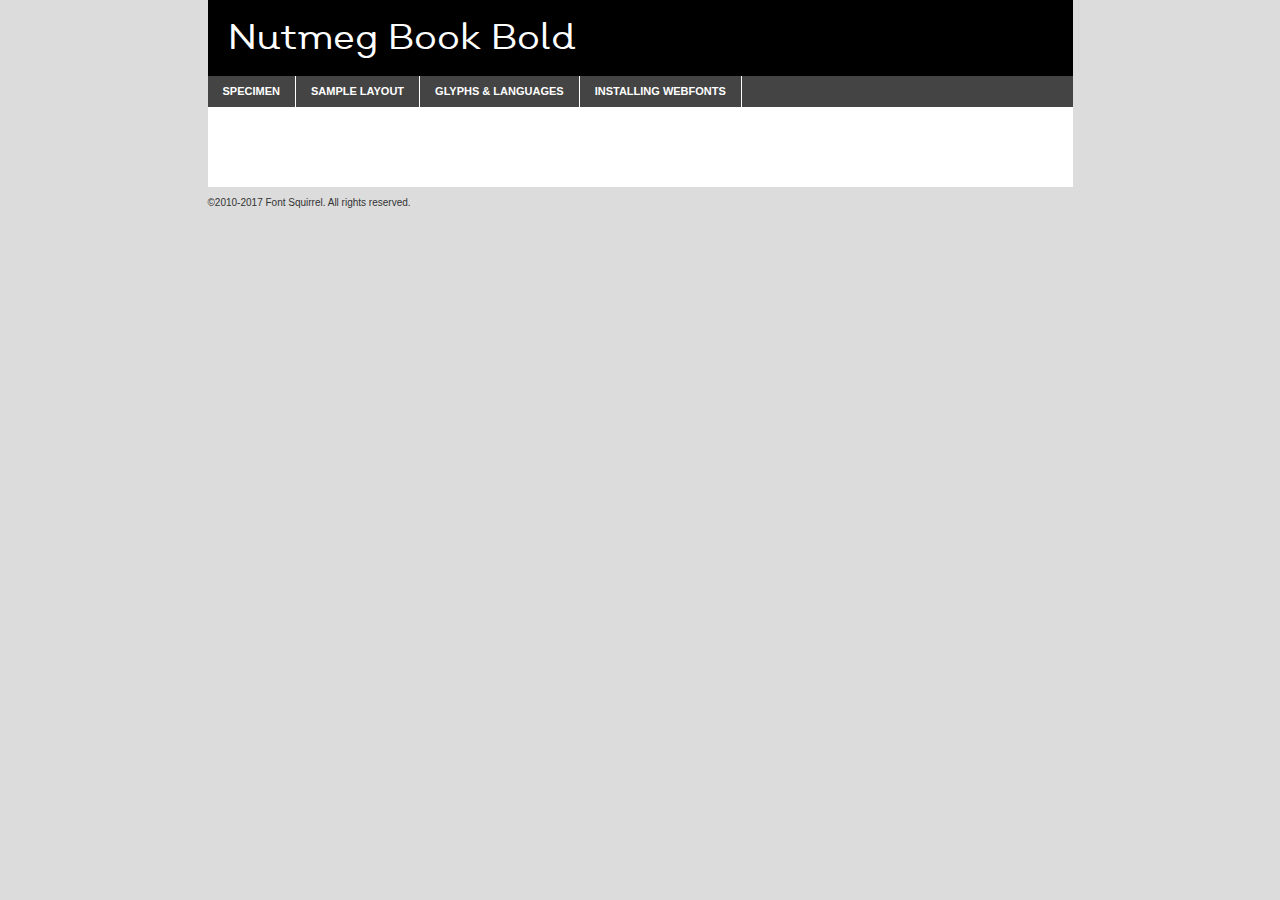
<file: assets/fonts/font/book/nutmeg-book-demo.html>
<!DOCTYPE html PUBLIC "-//W3C//DTD XHTML 1.0 Transitional//EN"
	"http://www.w3.org/TR/xhtml1/DTD/xhtml1-transitional.dtd">

<html xmlns="http://www.w3.org/1999/xhtml" xml:lang="en" lang="en">
<head>
	<meta http-equiv="Content-Type" content="text/html; charset=utf-8" />
	<script src="http://ajax.googleapis.com/ajax/libs/jquery/1.7.2/jquery.min.js" type="text/javascript" charset="utf-8"></script>
	<script type="text/javascript">
	(function($){$.fn.easyTabs=function(option){var param=jQuery.extend({fadeSpeed:"fast",defaultContent:1,activeClass:'active'},option);$(this).each(function(){var thisId="#"+this.id;if(param.defaultContent==''){param.defaultContent=1;}
	if(typeof param.defaultContent=="number")
	{var defaultTab=$(thisId+" .tabs li:eq("+(param.defaultContent-1)+") a").attr('href').substr(1);}else{var defaultTab=param.defaultContent;}
	$(thisId+" .tabs li a").each(function(){var tabToHide=$(this).attr('href').substr(1);$("#"+tabToHide).addClass('easytabs-tab-content');});hideAll();changeContent(defaultTab);function hideAll(){$(thisId+" .easytabs-tab-content").hide();}
	function changeContent(tabId){hideAll();$(thisId+" .tabs li").removeClass(param.activeClass);$(thisId+" .tabs li a[href=#"+tabId+"]").closest('li').addClass(param.activeClass);if(param.fadeSpeed!="none")
	{$(thisId+" #"+tabId).fadeIn(param.fadeSpeed);}else{$(thisId+" #"+tabId).show();}}
	$(thisId+" .tabs li").click(function(){var tabId=$(this).find('a').attr('href').substr(1);changeContent(tabId);return false;});});}})(jQuery);
	</script>
	<link rel="stylesheet" href="specimen_files/specimen_stylesheet.css" type="text/css" charset="utf-8" />
	<link rel="stylesheet" href="stylesheet.css" type="text/css" charset="utf-8" />

	<style type="text/css">
					body{
				font-family: 'nutmegbook';
							}
		</style>

	<title>Nutmeg Book Bold Specimen</title>
	
	
	<script type="text/javascript" charset="utf-8">
		$(document).ready(function() {
			$('#container').easyTabs({defaultContent:1});
		});
	</script>
</head>

<body>
<div id="container">
	<div id="header">
		Nutmeg Book Bold	</div>
	<ul class="tabs">
		<li><a href="#specimen">Specimen</a></li>
		<li><a href="#layout">Sample Layout</a></li>
				<li><a href="#glyphs">Glyphs &amp; Languages</a></li>
		<li><a href="#installing">Installing Webfonts</a></li>
		
	</ul>
	
	<div id="main_content">

		
			<div id="specimen">
		
				<div class="section">
					<div class="grid12 firstcol">
						<div class="huge">AaBb</div>
					</div>
				</div>
		
				<div class="section">
					<div class="glyph_range">A&#x200B;B&#x200b;C&#x200b;D&#x200b;E&#x200b;F&#x200b;G&#x200b;H&#x200b;I&#x200b;J&#x200b;K&#x200b;L&#x200b;M&#x200b;N&#x200b;O&#x200b;P&#x200b;Q&#x200b;R&#x200b;S&#x200b;T&#x200b;U&#x200b;V&#x200b;W&#x200b;X&#x200b;Y&#x200b;Z&#x200b;a&#x200b;b&#x200b;c&#x200b;d&#x200b;e&#x200b;f&#x200b;g&#x200b;h&#x200b;i&#x200b;j&#x200b;k&#x200b;l&#x200b;m&#x200b;n&#x200b;o&#x200b;p&#x200b;q&#x200b;r&#x200b;s&#x200b;t&#x200b;u&#x200b;v&#x200b;w&#x200b;x&#x200b;y&#x200b;z&#x200b;1&#x200b;2&#x200b;3&#x200b;4&#x200b;5&#x200b;6&#x200b;7&#x200b;8&#x200b;9&#x200b;0&#x200b;&amp;&#x200b;.&#x200b;,&#x200b;?&#x200b;!&#x200b;&#64;&#x200b;(&#x200b;)&#x200b;#&#x200b;$&#x200b;%&#x200b;*&#x200b;+&#x200b;-&#x200b;=&#x200b;:&#x200b;;</div>
				</div>
				<div class="section">
					<div class="grid12 firstcol">
						<table class="sample_table">
							<tr><td>10</td><td class="size10">abcdefghijklmnopqrstuvwxyzABCDEFGHIJKLMNOPQRSTUVWXYZ0123456789abcdefghijklmnopqrstuvwxyzABCDEFGHIJKLMNOPQRSTUVWXYZ0123456789abcdefghijklmnopqrstuvwxyzABCDEFGHIJKLMNOPQRSTUVWXYZ</td></tr>
							<tr><td>11</td><td class="size11">abcdefghijklmnopqrstuvwxyzABCDEFGHIJKLMNOPQRSTUVWXYZ0123456789abcdefghijklmnopqrstuvwxyzABCDEFGHIJKLMNOPQRSTUVWXYZ0123456789abcdefghijklmnopqrstuvwxyzABCDEFGHIJKLMNOPQRSTUVWXYZ</td></tr>
							<tr><td>12</td><td class="size12">abcdefghijklmnopqrstuvwxyzABCDEFGHIJKLMNOPQRSTUVWXYZ0123456789abcdefghijklmnopqrstuvwxyzABCDEFGHIJKLMNOPQRSTUVWXYZ0123456789abcdefghijklmnopqrstuvwxyzABCDEFGHIJKLMNOPQRSTUVWXYZ</td></tr>
							<tr><td>13</td><td class="size13">abcdefghijklmnopqrstuvwxyzABCDEFGHIJKLMNOPQRSTUVWXYZ0123456789abcdefghijklmnopqrstuvwxyzABCDEFGHIJKLMNOPQRSTUVWXYZ0123456789abcdefghijklmnopqrstuvwxyzABCDEFGHIJKLMNOPQRSTUVWXYZ</td></tr>
							<tr><td>14</td><td class="size14">abcdefghijklmnopqrstuvwxyzABCDEFGHIJKLMNOPQRSTUVWXYZ0123456789abcdefghijklmnopqrstuvwxyzABCDEFGHIJKLMNOPQRSTUVWXYZ0123456789abcdefghijklmnopqrstuvwxyzABCDEFGHIJKLMNOPQRSTUVWXYZ</td></tr>
							<tr><td>16</td><td class="size16">abcdefghijklmnopqrstuvwxyzABCDEFGHIJKLMNOPQRSTUVWXYZ0123456789abcdefghijklmnopqrstuvwxyzABCDEFGHIJKLMNOPQRSTUVWXYZ</td></tr>
							<tr><td>18</td><td class="size18">abcdefghijklmnopqrstuvwxyzABCDEFGHIJKLMNOPQRSTUVWXYZ0123456789abcdefghijklmnopqrstuvwxyzABCDEFGHIJKLMNOPQRSTUVWXYZ</td></tr>
							<tr><td>20</td><td class="size20">abcdefghijklmnopqrstuvwxyzABCDEFGHIJKLMNOPQRSTUVWXYZ0123456789abcdefghijklmnopqrstuvwxyzABCDEFGHIJKLMNOPQRSTUVWXYZ</td></tr>
							<tr><td>24</td><td class="size24">abcdefghijklmnopqrstuvwxyzABCDEFGHIJKLMNOPQRSTUVWXYZ0123456789abcdefghijklmnopqrstuvwxyzABCDEFGHIJKLMNOPQRSTUVWXYZ</td></tr>
							<tr><td>30</td><td class="size30">abcdefghijklmnopqrstuvwxyzABCDEFGHIJKLMNOPQRSTUVWXYZ0123456789abcdefghijklmnopqrstuvwxyzABCDEFGHIJKLMNOPQRSTUVWXYZ</td></tr>
							<tr><td>36</td><td class="size36">abcdefghijklmnopqrstuvwxyzABCDEFGHIJKLMNOPQRSTUVWXYZ0123456789abcdefghijklmnopqrstuvwxyzABCDEFGHIJKLMNOPQRSTUVWXYZ</td></tr>
							<tr><td>48</td><td class="size48">abcdefghijklmnopqrstuvwxyzABCDEFGHIJKLMNOPQRSTUVWXYZ0123456789abcdefghijklmnopqrstuvwxyzABCDEFGHIJKLMNOPQRSTUVWXYZ</td></tr>
							<tr><td>60</td><td class="size60">abcdefghijklmnopqrstuvwxyzABCDEFGHIJKLMNOPQRSTUVWXYZ0123456789abcdefghijklmnopqrstuvwxyzABCDEFGHIJKLMNOPQRSTUVWXYZ</td></tr>
							<tr><td>72</td><td class="size72">abcdefghijklmnopqrstuvwxyzABCDEFGHIJKLMNOPQRSTUVWXYZ0123456789abcdefghijklmnopqrstuvwxyzABCDEFGHIJKLMNOPQRSTUVWXYZ</td></tr>
							<tr><td>90</td><td class="size90">abcdefghijklmnopqrstuvwxyzABCDEFGHIJKLMNOPQRSTUVWXYZ0123456789abcdefghijklmnopqrstuvwxyzABCDEFGHIJKLMNOPQRSTUVWXYZ</td></tr>
						</table>
				
					</div>
			
				</div>
		
		
		
								<div class="section" id="bodycomparison">


										<div id="xheight">
				<div class="fontbody">&#x25FC;&#x25FC;&#x25FC;&#x25FC;&#x25FC;&#x25FC;&#x25FC;&#x25FC;&#x25FC;&#x25FC;&#x25FC;&#x25FC;&#x25FC;&#x25FC;&#x25FC;&#x25FC;&#x25FC;&#x25FC;&#x25FC;&#x25FC;&#x25FC;&#x25FC;&#x25FC;&#x25FC;&#x25FC;&#x25FC;&#x25FC;&#x25FC;&#x25FC;&#x25FC;&#x25FC;&#x25FC;&#x25FC;&#x25FC;&#x25FC;&#x25FC;&#x25FC;&#x25FC;&#x25FC;&#x25FC;&#x25FC;&#x25FC;&#x25FC;&#x25FC;&#x25FC;&#x25FC;&#x25FC;&#x25FC;&#x25FC;&#x25FC;&#x25FC;&#x25FC;&#x25FC;&#x25FC;&#x25FC;&#x25FC;&#x25FC;&#x25FC;&#x25FC;&#x25FC;&#x25FC;&#x25FC;&#x25FC;&#x25FC;&#x25FC;&#x25FC;&#x25FC;&#x25FC;&#x25FC;&#x25FC;&#x25FC;&#x25FC;&#x25FC;&#x25FC;&#x25FC;&#x25FC;&#x25FC;&#x25FC;&#x25FC;&#x25FC;&#x25FC;&#x25FC;&#x25FC;&#x25FC;&#x25FC;&#x25FC;&#x25FC;&#x25FC;&#x25FC;&#x25FC;&#x25FC;&#x25FC;&#x25FC;&#x25FC;&#x25FC;&#x25FC;&#x25FC;&#x25FC;&#x25FC;body</div><div class="arialbody">body</div><div class="verdanabody">body</div><div class="georgiabody">body</div></div>
										<div class="fontbody" style="z-index:1">
											body<span>Nutmeg Book Bold</span>
										</div>
										<div class="arialbody" style="z-index:1">
											body<span>Arial</span>
										</div>
										<div class="verdanabody" style="z-index:1">
											body<span>Verdana</span>
										</div>
										<div class="georgiabody" style="z-index:1">
											body<span>Georgia</span>
										</div>



								</div>
		
		
				<div class="section psample psample_row1" id="">
					
					<div class="grid2 firstcol">
						<p class="size10"><span>10.</span>Aenean lacinia bibendum nulla sed consectetur. Fusce dapibus, tellus ac cursus commodo, tortor mauris condimentum nibh, ut fermentum massa justo sit amet risus. Nullam id dolor id nibh ultricies vehicula ut id elit. Cum sociis natoque penatibus et magnis dis parturient montes, nascetur ridiculus mus. Nulla vitae elit libero, a pharetra augue.</p>
			
					</div>
					<div class="grid3">
						<p class="size11"><span>11.</span>Aenean lacinia bibendum nulla sed consectetur. Fusce dapibus, tellus ac cursus commodo, tortor mauris condimentum nibh, ut fermentum massa justo sit amet risus. Nullam id dolor id nibh ultricies vehicula ut id elit. Cum sociis natoque penatibus et magnis dis parturient montes, nascetur ridiculus mus. Nulla vitae elit libero, a pharetra augue.</p>
			
					</div>
					<div class="grid3">
						<p class="size12"><span>12.</span>Aenean lacinia bibendum nulla sed consectetur. Fusce dapibus, tellus ac cursus commodo, tortor mauris condimentum nibh, ut fermentum massa justo sit amet risus. Nullam id dolor id nibh ultricies vehicula ut id elit. Cum sociis natoque penatibus et magnis dis parturient montes, nascetur ridiculus mus. Nulla vitae elit libero, a pharetra augue.</p>
			
					</div>
					<div class="grid4">
						<p class="size13"><span>13.</span>Aenean lacinia bibendum nulla sed consectetur. Fusce dapibus, tellus ac cursus commodo, tortor mauris condimentum nibh, ut fermentum massa justo sit amet risus. Nullam id dolor id nibh ultricies vehicula ut id elit. Cum sociis natoque penatibus et magnis dis parturient montes, nascetur ridiculus mus. Nulla vitae elit libero, a pharetra augue.</p>
			
					</div>
					<div class="white_blend"></div>
					
				</div>
				<div class="section psample psample_row2" id="">
					<div class="grid3 firstcol">
						<p class="size14"><span>14.</span>Aenean lacinia bibendum nulla sed consectetur. Fusce dapibus, tellus ac cursus commodo, tortor mauris condimentum nibh, ut fermentum massa justo sit amet risus. Nullam id dolor id nibh ultricies vehicula ut id elit. Cum sociis natoque penatibus et magnis dis parturient montes, nascetur ridiculus mus. Nulla vitae elit libero, a pharetra augue.</p>
			
					</div>
					<div class="grid4">
						<p class="size16"><span>16.</span>Aenean lacinia bibendum nulla sed consectetur. Fusce dapibus, tellus ac cursus commodo, tortor mauris condimentum nibh, ut fermentum massa justo sit amet risus. Nullam id dolor id nibh ultricies vehicula ut id elit. Cum sociis natoque penatibus et magnis dis parturient montes, nascetur ridiculus mus. Nulla vitae elit libero, a pharetra augue.</p>
			
					</div>
					<div class="grid5">
						<p class="size18"><span>18.</span>Aenean lacinia bibendum nulla sed consectetur. Fusce dapibus, tellus ac cursus commodo, tortor mauris condimentum nibh, ut fermentum massa justo sit amet risus. Nullam id dolor id nibh ultricies vehicula ut id elit. Cum sociis natoque penatibus et magnis dis parturient montes, nascetur ridiculus mus. Nulla vitae elit libero, a pharetra augue.</p>
			
					</div>

					<div class="white_blend"></div>

				</div>
				
				<div class="section psample psample_row3" id="">
					<div class="grid5 firstcol">
						<p class="size20"><span>20.</span>Aenean lacinia bibendum nulla sed consectetur. Fusce dapibus, tellus ac cursus commodo, tortor mauris condimentum nibh, ut fermentum massa justo sit amet risus. Nullam id dolor id nibh ultricies vehicula ut id elit. Cum sociis natoque penatibus et magnis dis parturient montes, nascetur ridiculus mus. Nulla vitae elit libero, a pharetra augue.</p>
					</div>
					<div class="grid7">
						<p class="size24"><span>24.</span>Aenean lacinia bibendum nulla sed consectetur. Fusce dapibus, tellus ac cursus commodo, tortor mauris condimentum nibh, ut fermentum massa justo sit amet risus. Nullam id dolor id nibh ultricies vehicula ut id elit. Cum sociis natoque penatibus et magnis dis parturient montes, nascetur ridiculus mus. Nulla vitae elit libero, a pharetra augue.</p>
					</div>
					
					<div class="white_blend"></div>
					
				</div>
				
				<div class="section psample psample_row4" id="">
					<div class="grid12 firstcol">
						<p class="size30"><span>30.</span>Aenean lacinia bibendum nulla sed consectetur. Fusce dapibus, tellus ac cursus commodo, tortor mauris condimentum nibh, ut fermentum massa justo sit amet risus. Nullam id dolor id nibh ultricies vehicula ut id elit. Cum sociis natoque penatibus et magnis dis parturient montes, nascetur ridiculus mus. Nulla vitae elit libero, a pharetra augue.</p>
					</div>
					<div class="white_blend"></div>
					
				</div>
				
				
				
				<div class="section psample psample_row1 fullreverse">
					<div class="grid2 firstcol">
						<p class="size10"><span>10.</span>Aenean lacinia bibendum nulla sed consectetur. Fusce dapibus, tellus ac cursus commodo, tortor mauris condimentum nibh, ut fermentum massa justo sit amet risus. Nullam id dolor id nibh ultricies vehicula ut id elit. Cum sociis natoque penatibus et magnis dis parturient montes, nascetur ridiculus mus. Nulla vitae elit libero, a pharetra augue.</p>
			
					</div>
					<div class="grid3">
						<p class="size11"><span>11.</span>Aenean lacinia bibendum nulla sed consectetur. Fusce dapibus, tellus ac cursus commodo, tortor mauris condimentum nibh, ut fermentum massa justo sit amet risus. Nullam id dolor id nibh ultricies vehicula ut id elit. Cum sociis natoque penatibus et magnis dis parturient montes, nascetur ridiculus mus. Nulla vitae elit libero, a pharetra augue.</p>
			
					</div>
					<div class="grid3">
						<p class="size12"><span>12.</span>Aenean lacinia bibendum nulla sed consectetur. Fusce dapibus, tellus ac cursus commodo, tortor mauris condimentum nibh, ut fermentum massa justo sit amet risus. Nullam id dolor id nibh ultricies vehicula ut id elit. Cum sociis natoque penatibus et magnis dis parturient montes, nascetur ridiculus mus. Nulla vitae elit libero, a pharetra augue.</p>
			
					</div>
					<div class="grid4">
						<p class="size13"><span>13.</span>Aenean lacinia bibendum nulla sed consectetur. Fusce dapibus, tellus ac cursus commodo, tortor mauris condimentum nibh, ut fermentum massa justo sit amet risus. Nullam id dolor id nibh ultricies vehicula ut id elit. Cum sociis natoque penatibus et magnis dis parturient montes, nascetur ridiculus mus. Nulla vitae elit libero, a pharetra augue.</p>
			
					</div>
					<div class="black_blend"></div>
					
				</div>
				
				<div class="section psample psample_row2 fullreverse">
					<div class="grid3 firstcol">
						<p class="size14"><span>14.</span>Aenean lacinia bibendum nulla sed consectetur. Fusce dapibus, tellus ac cursus commodo, tortor mauris condimentum nibh, ut fermentum massa justo sit amet risus. Nullam id dolor id nibh ultricies vehicula ut id elit. Cum sociis natoque penatibus et magnis dis parturient montes, nascetur ridiculus mus. Nulla vitae elit libero, a pharetra augue.</p>
			
					</div>
					<div class="grid4">
						<p class="size16"><span>16.</span>Aenean lacinia bibendum nulla sed consectetur. Fusce dapibus, tellus ac cursus commodo, tortor mauris condimentum nibh, ut fermentum massa justo sit amet risus. Nullam id dolor id nibh ultricies vehicula ut id elit. Cum sociis natoque penatibus et magnis dis parturient montes, nascetur ridiculus mus. Nulla vitae elit libero, a pharetra augue.</p>
			
					</div>
					<div class="grid5">
						<p class="size18"><span>18.</span>Aenean lacinia bibendum nulla sed consectetur. Fusce dapibus, tellus ac cursus commodo, tortor mauris condimentum nibh, ut fermentum massa justo sit amet risus. Nullam id dolor id nibh ultricies vehicula ut id elit. Cum sociis natoque penatibus et magnis dis parturient montes, nascetur ridiculus mus. Nulla vitae elit libero, a pharetra augue.</p>
			
					</div>
					<div class="black_blend"></div>

				</div>
				
				<div class="section psample fullreverse psample_row3" id="">
					<div class="grid5 firstcol">
						<p class="size20"><span>20.</span>Aenean lacinia bibendum nulla sed consectetur. Fusce dapibus, tellus ac cursus commodo, tortor mauris condimentum nibh, ut fermentum massa justo sit amet risus. Nullam id dolor id nibh ultricies vehicula ut id elit. Cum sociis natoque penatibus et magnis dis parturient montes, nascetur ridiculus mus. Nulla vitae elit libero, a pharetra augue.</p>
					</div>
					<div class="grid7">
						<p class="size24"><span>24.</span>Aenean lacinia bibendum nulla sed consectetur. Fusce dapibus, tellus ac cursus commodo, tortor mauris condimentum nibh, ut fermentum massa justo sit amet risus. Nullam id dolor id nibh ultricies vehicula ut id elit. Cum sociis natoque penatibus et magnis dis parturient montes, nascetur ridiculus mus. Nulla vitae elit libero, a pharetra augue.</p>
					</div>
					
					<div class="black_blend"></div>
					
				</div>
				
				<div class="section psample fullreverse psample_row4" id="" style="border-bottom: 20px #000 solid;">
					<div class="grid12 firstcol">
						<p class="size30"><span>30.</span>Aenean lacinia bibendum nulla sed consectetur. Fusce dapibus, tellus ac cursus commodo, tortor mauris condimentum nibh, ut fermentum massa justo sit amet risus. Nullam id dolor id nibh ultricies vehicula ut id elit. Cum sociis natoque penatibus et magnis dis parturient montes, nascetur ridiculus mus. Nulla vitae elit libero, a pharetra augue.</p>
					</div>
					<div class="black_blend"></div>
					
				</div>
				
				
				
				
			</div>
			
			<div id="layout">
				
				<div class="section">
					
					<div class="grid12 firstcol">
						<h1>Lorem Ipsum Dolor</h1>
						<h2>Etiam porta sem malesuada magna mollis euismod</h2>
						
						<p class="byline">By <a href="#link">Aenean Lacinia</a></p>
					</div>
				</div>
				<div class="section">
					<div class="grid8 firstcol">
						<p class="large">Donec sed odio dui. Morbi leo risus, porta ac consectetur ac, vestibulum at eros. Fusce dapibus, tellus ac cursus commodo, tortor mauris condimentum nibh, ut fermentum massa justo sit amet risus. </p>

						
						<h3>Pellentesque ornare sem</h3>

						<p>Maecenas sed diam eget risus varius blandit sit amet non magna. Maecenas faucibus mollis interdum. Donec ullamcorper nulla non metus auctor fringilla. Nullam id dolor id nibh ultricies vehicula ut id elit. Nullam id dolor id nibh ultricies vehicula ut id elit. </p>

						<p>Aenean eu leo quam. Pellentesque ornare sem lacinia quam venenatis vestibulum. Lorem ipsum dolor sit amet, consectetur adipiscing elit. Cum sociis natoque penatibus et magnis dis parturient montes, nascetur ridiculus mus. </p>

						<p>Nulla vitae elit libero, a pharetra augue. Praesent commodo cursus magna, vel scelerisque nisl consectetur et. Aenean lacinia bibendum nulla sed consectetur. </p>

						<p>Nullam quis risus eget urna mollis ornare vel eu leo. Nullam quis risus eget urna mollis ornare vel eu leo. Maecenas sed diam eget risus varius blandit sit amet non magna. Donec ullamcorper nulla non metus auctor fringilla. </p>

						<h3>Cras mattis consectetur</h3>

						<p>Aenean eu leo quam. Pellentesque ornare sem lacinia quam venenatis vestibulum. Aenean lacinia bibendum nulla sed consectetur. Integer posuere erat a ante venenatis dapibus posuere velit aliquet. Cras mattis consectetur purus sit amet fermentum. </p>

						<p>Nullam id dolor id nibh ultricies vehicula ut id elit. Nullam quis risus eget urna mollis ornare vel eu leo. Cras mattis consectetur purus sit amet fermentum.</p>
					</div>
					
					<div class="grid4 sidebar">
						
						<div class="box reverse">
							<p class="last">Nullam quis risus eget urna mollis ornare vel eu leo. Donec ullamcorper nulla non metus auctor fringilla. Cras mattis consectetur purus sit amet fermentum. Sed posuere consectetur est at lobortis. Lorem ipsum dolor sit amet, consectetur adipiscing elit. </p>
						</div>
						
						<p class="caption">Maecenas sed diam eget risus varius.</p>

						<p>Vestibulum id ligula porta felis euismod semper. Integer posuere erat a ante venenatis dapibus posuere velit aliquet. Vestibulum id ligula porta felis euismod semper. Sed posuere consectetur est at lobortis. Maecenas sed diam eget risus varius blandit sit amet non magna. Fusce dapibus, tellus ac cursus commodo, tortor mauris condimentum nibh, ut fermentum massa justo sit amet risus. </p>

					

						<p>Duis mollis, est non commodo luctus, nisi erat porttitor ligula, eget lacinia odio sem nec elit. Aenean lacinia bibendum nulla sed consectetur. Vivamus sagittis lacus vel augue laoreet rutrum faucibus dolor auctor. Aenean lacinia bibendum nulla sed consectetur. Nullam quis risus eget urna mollis ornare vel eu leo. </p>

						<p>Praesent commodo cursus magna, vel scelerisque nisl consectetur et. Donec ullamcorper nulla non metus auctor fringilla. Maecenas faucibus mollis interdum. Fusce dapibus, tellus ac cursus commodo, tortor mauris condimentum nibh, ut fermentum massa justo sit amet risus. </p>

					</div>
				</div>
				
			</div>


			



		<div id="glyphs">
			<div class="section">
				<div class="grid12 firstcol">
			
				<h1>Language Support</h1>
				<p>The subset of Nutmeg Book Bold in this kit supports the following languages:<br />
			
					Albanian, Basque, Breton, Chamorro, Danish, Dutch, English, Faroese, Finnish, French, Frisian, Galician, German, Icelandic, Italian, Malagasy, Norwegian, Portuguese, Spanish, Alsatian, Aragonese, Arapaho, Arrernte, Asturian, Aymara, Bislama, Cebuano, Corsican, Fijian, French_creole, Genoese, Gilbertese, Greenlandic, Haitian_creole, Hiligaynon, Hmong, Hopi, Ibanag, Iloko_ilokano, Indonesian, Interglossa_glosa, Interlingua, Irish_gaelic, Jerriais, Lojban, Lombard, Luxembourgeois, Manx, Mohawk, Norfolk_pitcairnese, Occitan, Oromo, Pangasinan, Papiamento, Piedmontese, Potawatomi, Rhaeto-romance, Romansh, Rotokas, Sami_lule, Samoan, Sardinian, Scots_gaelic, Seychelles_creole, Shona, Sicilian, Somali, Southern_ndebele, Swahili, Swati_swazi, Tagalog_filipino_pilipino, Tetum, Tok_pisin, Uyghur_latinized, Volapuk, Walloon, Warlpiri, Xhosa, Yapese, Zulu, Latinbasic, Ubasic, Demo				</p>
				<h1>Glyph Chart</h1>
				<p>The subset of Nutmeg Book Bold in this kit includes all the glyphs listed below. Unicode entities are included above each glyph to help you insert individual characters into your layout.</p>
				<div id="glyph_chart">
			
																				 <div><p>&amp;#32;</p>&#32;</div>
																				 <div><p>&amp;#33;</p>&#33;</div>
																				 <div><p>&amp;#34;</p>&#34;</div>
																				 <div><p>&amp;#35;</p>&#35;</div>
																				 <div><p>&amp;#36;</p>&#36;</div>
																				 <div><p>&amp;#37;</p>&#37;</div>
																				 <div><p>&amp;#38;</p>&#38;</div>
																				 <div><p>&amp;#39;</p>&#39;</div>
																				 <div><p>&amp;#40;</p>&#40;</div>
																				 <div><p>&amp;#41;</p>&#41;</div>
																				 <div><p>&amp;#42;</p>&#42;</div>
																				 <div><p>&amp;#43;</p>&#43;</div>
																				 <div><p>&amp;#44;</p>&#44;</div>
																				 <div><p>&amp;#45;</p>&#45;</div>
																				 <div><p>&amp;#46;</p>&#46;</div>
																				 <div><p>&amp;#47;</p>&#47;</div>
																				 <div><p>&amp;#48;</p>&#48;</div>
																				 <div><p>&amp;#49;</p>&#49;</div>
																				 <div><p>&amp;#50;</p>&#50;</div>
																				 <div><p>&amp;#51;</p>&#51;</div>
																				 <div><p>&amp;#52;</p>&#52;</div>
																				 <div><p>&amp;#53;</p>&#53;</div>
																				 <div><p>&amp;#54;</p>&#54;</div>
																				 <div><p>&amp;#55;</p>&#55;</div>
																				 <div><p>&amp;#56;</p>&#56;</div>
																				 <div><p>&amp;#57;</p>&#57;</div>
																				 <div><p>&amp;#58;</p>&#58;</div>
																				 <div><p>&amp;#59;</p>&#59;</div>
																				 <div><p>&amp;#60;</p>&#60;</div>
																				 <div><p>&amp;#61;</p>&#61;</div>
																				 <div><p>&amp;#62;</p>&#62;</div>
																				 <div><p>&amp;#63;</p>&#63;</div>
																				 <div><p>&amp;#64;</p>&#64;</div>
																				 <div><p>&amp;#65;</p>&#65;</div>
																				 <div><p>&amp;#66;</p>&#66;</div>
																				 <div><p>&amp;#67;</p>&#67;</div>
																				 <div><p>&amp;#68;</p>&#68;</div>
																				 <div><p>&amp;#69;</p>&#69;</div>
																				 <div><p>&amp;#70;</p>&#70;</div>
																				 <div><p>&amp;#71;</p>&#71;</div>
																				 <div><p>&amp;#72;</p>&#72;</div>
																				 <div><p>&amp;#73;</p>&#73;</div>
																				 <div><p>&amp;#74;</p>&#74;</div>
																				 <div><p>&amp;#75;</p>&#75;</div>
																				 <div><p>&amp;#76;</p>&#76;</div>
																				 <div><p>&amp;#77;</p>&#77;</div>
																				 <div><p>&amp;#78;</p>&#78;</div>
																				 <div><p>&amp;#79;</p>&#79;</div>
																				 <div><p>&amp;#80;</p>&#80;</div>
																				 <div><p>&amp;#81;</p>&#81;</div>
																				 <div><p>&amp;#82;</p>&#82;</div>
																				 <div><p>&amp;#83;</p>&#83;</div>
																				 <div><p>&amp;#84;</p>&#84;</div>
																				 <div><p>&amp;#85;</p>&#85;</div>
																				 <div><p>&amp;#86;</p>&#86;</div>
																				 <div><p>&amp;#87;</p>&#87;</div>
																				 <div><p>&amp;#88;</p>&#88;</div>
																				 <div><p>&amp;#89;</p>&#89;</div>
																				 <div><p>&amp;#90;</p>&#90;</div>
																				 <div><p>&amp;#91;</p>&#91;</div>
																				 <div><p>&amp;#92;</p>&#92;</div>
																				 <div><p>&amp;#93;</p>&#93;</div>
																				 <div><p>&amp;#94;</p>&#94;</div>
																				 <div><p>&amp;#95;</p>&#95;</div>
																				 <div><p>&amp;#96;</p>&#96;</div>
																				 <div><p>&amp;#97;</p>&#97;</div>
																				 <div><p>&amp;#98;</p>&#98;</div>
																				 <div><p>&amp;#99;</p>&#99;</div>
																				 <div><p>&amp;#100;</p>&#100;</div>
																				 <div><p>&amp;#101;</p>&#101;</div>
																				 <div><p>&amp;#102;</p>&#102;</div>
																				 <div><p>&amp;#103;</p>&#103;</div>
																				 <div><p>&amp;#104;</p>&#104;</div>
																				 <div><p>&amp;#105;</p>&#105;</div>
																				 <div><p>&amp;#106;</p>&#106;</div>
																				 <div><p>&amp;#107;</p>&#107;</div>
																				 <div><p>&amp;#108;</p>&#108;</div>
																				 <div><p>&amp;#109;</p>&#109;</div>
																				 <div><p>&amp;#110;</p>&#110;</div>
																				 <div><p>&amp;#111;</p>&#111;</div>
																				 <div><p>&amp;#112;</p>&#112;</div>
																				 <div><p>&amp;#113;</p>&#113;</div>
																				 <div><p>&amp;#114;</p>&#114;</div>
																				 <div><p>&amp;#115;</p>&#115;</div>
																				 <div><p>&amp;#116;</p>&#116;</div>
																				 <div><p>&amp;#117;</p>&#117;</div>
																				 <div><p>&amp;#118;</p>&#118;</div>
																				 <div><p>&amp;#119;</p>&#119;</div>
																				 <div><p>&amp;#120;</p>&#120;</div>
																				 <div><p>&amp;#121;</p>&#121;</div>
																				 <div><p>&amp;#122;</p>&#122;</div>
																				 <div><p>&amp;#123;</p>&#123;</div>
																				 <div><p>&amp;#124;</p>&#124;</div>
																				 <div><p>&amp;#125;</p>&#125;</div>
																				 <div><p>&amp;#126;</p>&#126;</div>
																				 <div><p>&amp;#160;</p>&#160;</div>
																				 <div><p>&amp;#161;</p>&#161;</div>
																				 <div><p>&amp;#162;</p>&#162;</div>
																				 <div><p>&amp;#163;</p>&#163;</div>
																				 <div><p>&amp;#164;</p>&#164;</div>
																				 <div><p>&amp;#165;</p>&#165;</div>
																				 <div><p>&amp;#166;</p>&#166;</div>
																				 <div><p>&amp;#167;</p>&#167;</div>
																				 <div><p>&amp;#168;</p>&#168;</div>
																				 <div><p>&amp;#169;</p>&#169;</div>
																				 <div><p>&amp;#170;</p>&#170;</div>
																				 <div><p>&amp;#171;</p>&#171;</div>
																				 <div><p>&amp;#173;</p>&#173;</div>
																				 <div><p>&amp;#174;</p>&#174;</div>
																				 <div><p>&amp;#175;</p>&#175;</div>
																				 <div><p>&amp;#176;</p>&#176;</div>
																				 <div><p>&amp;#177;</p>&#177;</div>
																				 <div><p>&amp;#178;</p>&#178;</div>
																				 <div><p>&amp;#179;</p>&#179;</div>
																				 <div><p>&amp;#180;</p>&#180;</div>
																				 <div><p>&amp;#182;</p>&#182;</div>
																				 <div><p>&amp;#183;</p>&#183;</div>
																				 <div><p>&amp;#184;</p>&#184;</div>
																				 <div><p>&amp;#185;</p>&#185;</div>
																				 <div><p>&amp;#186;</p>&#186;</div>
																				 <div><p>&amp;#187;</p>&#187;</div>
																				 <div><p>&amp;#188;</p>&#188;</div>
																				 <div><p>&amp;#189;</p>&#189;</div>
																				 <div><p>&amp;#190;</p>&#190;</div>
																				 <div><p>&amp;#191;</p>&#191;</div>
																				 <div><p>&amp;#192;</p>&#192;</div>
																				 <div><p>&amp;#193;</p>&#193;</div>
																				 <div><p>&amp;#194;</p>&#194;</div>
																				 <div><p>&amp;#195;</p>&#195;</div>
																				 <div><p>&amp;#196;</p>&#196;</div>
																				 <div><p>&amp;#197;</p>&#197;</div>
																				 <div><p>&amp;#198;</p>&#198;</div>
																				 <div><p>&amp;#199;</p>&#199;</div>
																				 <div><p>&amp;#200;</p>&#200;</div>
																				 <div><p>&amp;#201;</p>&#201;</div>
																				 <div><p>&amp;#202;</p>&#202;</div>
																				 <div><p>&amp;#203;</p>&#203;</div>
																				 <div><p>&amp;#204;</p>&#204;</div>
																				 <div><p>&amp;#205;</p>&#205;</div>
																				 <div><p>&amp;#206;</p>&#206;</div>
																				 <div><p>&amp;#207;</p>&#207;</div>
																				 <div><p>&amp;#208;</p>&#208;</div>
																				 <div><p>&amp;#209;</p>&#209;</div>
																				 <div><p>&amp;#210;</p>&#210;</div>
																				 <div><p>&amp;#211;</p>&#211;</div>
																				 <div><p>&amp;#212;</p>&#212;</div>
																				 <div><p>&amp;#213;</p>&#213;</div>
																				 <div><p>&amp;#214;</p>&#214;</div>
																				 <div><p>&amp;#215;</p>&#215;</div>
																				 <div><p>&amp;#216;</p>&#216;</div>
																				 <div><p>&amp;#217;</p>&#217;</div>
																				 <div><p>&amp;#218;</p>&#218;</div>
																				 <div><p>&amp;#219;</p>&#219;</div>
																				 <div><p>&amp;#220;</p>&#220;</div>
																				 <div><p>&amp;#221;</p>&#221;</div>
																				 <div><p>&amp;#222;</p>&#222;</div>
																				 <div><p>&amp;#223;</p>&#223;</div>
																				 <div><p>&amp;#224;</p>&#224;</div>
																				 <div><p>&amp;#225;</p>&#225;</div>
																				 <div><p>&amp;#226;</p>&#226;</div>
																				 <div><p>&amp;#227;</p>&#227;</div>
																				 <div><p>&amp;#228;</p>&#228;</div>
																				 <div><p>&amp;#229;</p>&#229;</div>
																				 <div><p>&amp;#230;</p>&#230;</div>
																				 <div><p>&amp;#231;</p>&#231;</div>
																				 <div><p>&amp;#232;</p>&#232;</div>
																				 <div><p>&amp;#233;</p>&#233;</div>
																				 <div><p>&amp;#234;</p>&#234;</div>
																				 <div><p>&amp;#235;</p>&#235;</div>
																				 <div><p>&amp;#236;</p>&#236;</div>
																				 <div><p>&amp;#237;</p>&#237;</div>
																				 <div><p>&amp;#238;</p>&#238;</div>
																				 <div><p>&amp;#239;</p>&#239;</div>
																				 <div><p>&amp;#240;</p>&#240;</div>
																				 <div><p>&amp;#241;</p>&#241;</div>
																				 <div><p>&amp;#242;</p>&#242;</div>
																				 <div><p>&amp;#243;</p>&#243;</div>
																				 <div><p>&amp;#244;</p>&#244;</div>
																				 <div><p>&amp;#245;</p>&#245;</div>
																				 <div><p>&amp;#246;</p>&#246;</div>
																				 <div><p>&amp;#247;</p>&#247;</div>
																				 <div><p>&amp;#248;</p>&#248;</div>
																				 <div><p>&amp;#249;</p>&#249;</div>
																				 <div><p>&amp;#250;</p>&#250;</div>
																				 <div><p>&amp;#251;</p>&#251;</div>
																				 <div><p>&amp;#252;</p>&#252;</div>
																				 <div><p>&amp;#253;</p>&#253;</div>
																				 <div><p>&amp;#254;</p>&#254;</div>
																				 <div><p>&amp;#255;</p>&#255;</div>
																				 <div><p>&amp;#338;</p>&#338;</div>
																				 <div><p>&amp;#339;</p>&#339;</div>
																				 <div><p>&amp;#376;</p>&#376;</div>
																				 <div><p>&amp;#710;</p>&#710;</div>
																				 <div><p>&amp;#732;</p>&#732;</div>
																				 <div><p>&amp;#8192;</p>&#8192;</div>
																				 <div><p>&amp;#8193;</p>&#8193;</div>
																				 <div><p>&amp;#8194;</p>&#8194;</div>
																				 <div><p>&amp;#8195;</p>&#8195;</div>
																				 <div><p>&amp;#8196;</p>&#8196;</div>
																				 <div><p>&amp;#8197;</p>&#8197;</div>
																				 <div><p>&amp;#8198;</p>&#8198;</div>
																				 <div><p>&amp;#8199;</p>&#8199;</div>
																				 <div><p>&amp;#8200;</p>&#8200;</div>
																				 <div><p>&amp;#8201;</p>&#8201;</div>
																				 <div><p>&amp;#8202;</p>&#8202;</div>
																				 <div><p>&amp;#8208;</p>&#8208;</div>
																				 <div><p>&amp;#8209;</p>&#8209;</div>
																				 <div><p>&amp;#8210;</p>&#8210;</div>
																				 <div><p>&amp;#8211;</p>&#8211;</div>
																				 <div><p>&amp;#8212;</p>&#8212;</div>
																				 <div><p>&amp;#8216;</p>&#8216;</div>
																				 <div><p>&amp;#8217;</p>&#8217;</div>
																				 <div><p>&amp;#8218;</p>&#8218;</div>
																				 <div><p>&amp;#8220;</p>&#8220;</div>
																				 <div><p>&amp;#8221;</p>&#8221;</div>
																				 <div><p>&amp;#8222;</p>&#8222;</div>
																				 <div><p>&amp;#8226;</p>&#8226;</div>
																				 <div><p>&amp;#8230;</p>&#8230;</div>
																				 <div><p>&amp;#8239;</p>&#8239;</div>
																				 <div><p>&amp;#8249;</p>&#8249;</div>
																				 <div><p>&amp;#8250;</p>&#8250;</div>
																				 <div><p>&amp;#8287;</p>&#8287;</div>
																				 <div><p>&amp;#8364;</p>&#8364;</div>
																				 <div><p>&amp;#8482;</p>&#8482;</div>
																				 <div><p>&amp;#9724;</p>&#9724;</div>
																				 <div><p>&amp;#64257;</p>&#64257;</div>
																				 <div><p>&amp;#64258;</p>&#64258;</div>
																																																</div>	
				</div>
		
		
			</div>
		</div>
		
		
		<div id="specs">
			
		</div>
	
		<div id="installing">
			<div class="section">
				<div class="grid7 firstcol">
					<h1>Installing Webfonts</h1>
					
					<p>Webfonts are supported by all major browser platforms but not all in the same way. There are currently four different font formats that must be included in order to target all browsers. This includes TTF, WOFF, EOT and SVG.</p>
					
					<h2>1. Upload your webfonts</h2>
					<p>You must upload your webfont kit to your website. They should be in or near the same directory as your CSS files.</p>
					
					<h2>2. Include the webfont stylesheet</h2>
					<p>A special CSS @font-face declaration helps the various browsers select the appropriate font it needs without causing you a bunch of headaches. Learn more about this syntax by reading the <a href="https://www.fontspring.com/blog/further-hardening-of-the-bulletproof-syntax">Fontspring blog post</a> about it. The code for it is as follows:</p>


<code>
@font-face{ 
	font-family: 'MyWebFont';
	src: url('WebFont.eot');
	src: url('WebFont.eot?#iefix') format('embedded-opentype'),
	     url('WebFont.woff') format('woff'),
	     url('WebFont.ttf') format('truetype'),
	     url('WebFont.svg#webfont') format('svg');
}
</code>

	<p>We've already gone ahead and generated the code for you. All you have to do is link to the stylesheet in your HTML, like this:</p>
	<code>&lt;link rel=&quot;stylesheet&quot; href=&quot;stylesheet.css&quot; type=&quot;text/css&quot; charset=&quot;utf-8&quot; /&gt;</code>

					<h2>3. Modify your own stylesheet</h2>
					<p>To take advantage of your new fonts, you must tell your stylesheet to use them. Look at the original @font-face declaration above and find the property called "font-family." The name linked there will be what you use to reference the font. Prepend that webfont name to the font stack in the "font-family" property, inside the selector you want to change. For example:</p>
<code>p { font-family: 'WebFont', Arial, sans-serif; }</code>

<h2>4. Test</h2>
<p>Getting webfonts to work cross-browser <em>can</em> be tricky. Use the information in the sidebar to help you if you find that fonts aren't loading in a particular browser.</p>
				</div>
				
				<div class="grid5 sidebar">
					<div class="box">
						<h2>Troubleshooting<br />Font-Face Problems</h2>
						<p>Having trouble getting your webfonts to load in your new website? Here are some tips to sort out what might be the problem.</p>

						<h3>Fonts not showing in any browser</h3>

						<p>This sounds like you need to work on the plumbing. You either did not upload the fonts to the correct directory, or you did not link the fonts properly in the CSS. If you've confirmed that all this is correct and you still have a problem, take a look at your .htaccess file and see if requests are getting intercepted.</p>

						<h3>Fonts not loading in iPhone or iPad</h3>

						<p>The most common problem here is that you are serving the fonts from an IIS server. IIS refuses to serve files that have unknown MIME types. If that is the case, you must set the MIME type for SVG to "image/svg+xml" in the server settings. Follow these instructions from Microsoft if you need help.</p>

						<h3>Fonts not loading in Firefox</h3>

						<p>The primary reason for this failure? You are still using a version Firefox older than 3.5. So upgrade already! If that isn't it, then you are very likely serving fonts from a different domain. Firefox requires that all font assets be served from the same domain. Lastly it is possible that you need to add WOFF to your list of MIME types (if you are serving via IIS.)</p>

						<h3>Fonts not loading in IE</h3>

						<p>Are you looking at Internet Explorer on an actual Windows machine or are you cheating by using a service like Adobe BrowserLab? Many of these screenshot services do not render @font-face for IE. Best to test it on a real machine.</p>

						<h3>Fonts not loading in IE9</h3>

						<p>IE9, like Firefox, requires that fonts be served from the same domain as the website. Make sure that is the case.</p>
					</div>
				</div>
			</div>
			
		</div>
	
	</div>
	<div id="footer">
		<p>&copy;2010-2017 Font Squirrel. All rights reserved.</p>
	</div>
</div>
</body>
</html>
</file>
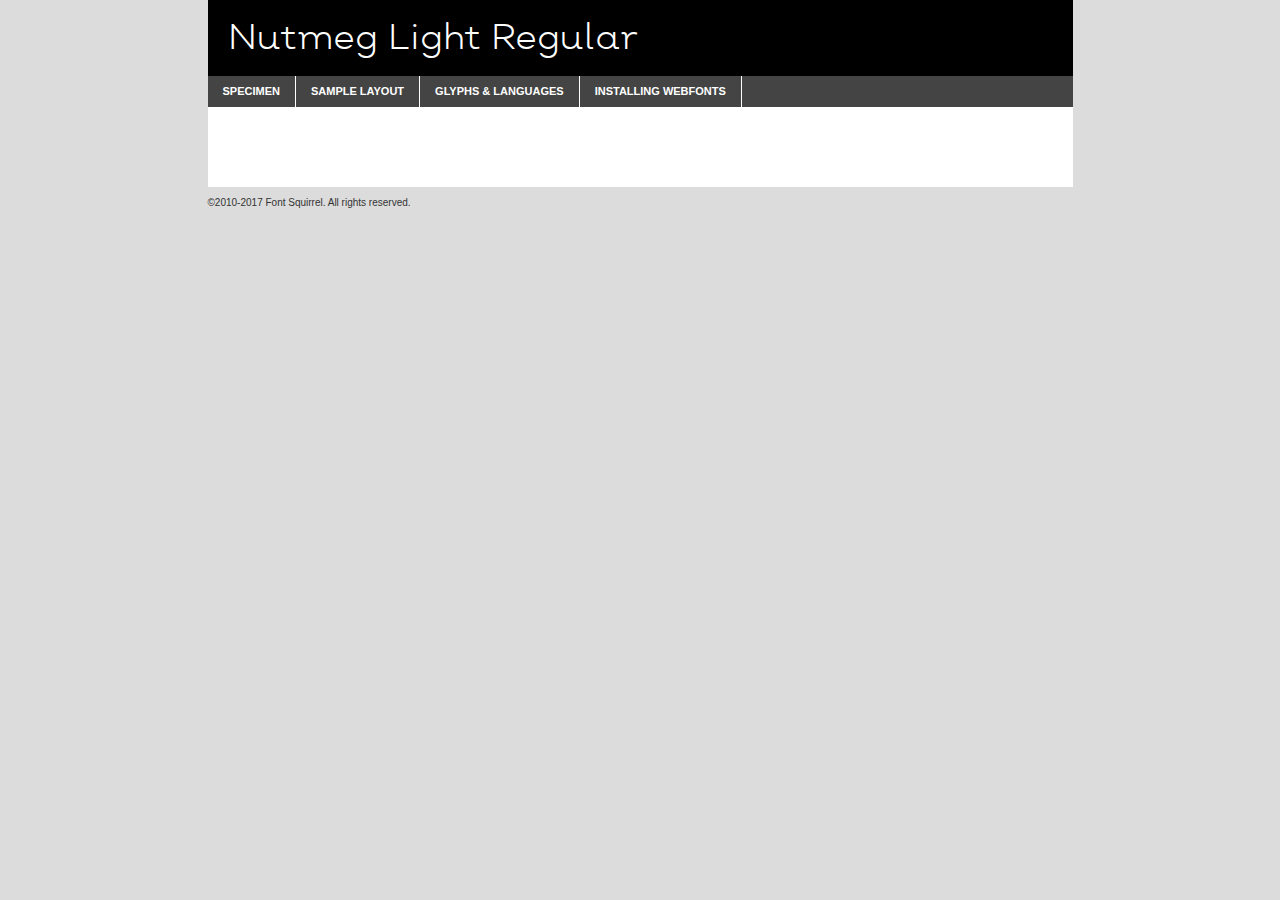
<file: assets/fonts/font/light/nutmeg-light-demo.html>
<!DOCTYPE html PUBLIC "-//W3C//DTD XHTML 1.0 Transitional//EN"
	"http://www.w3.org/TR/xhtml1/DTD/xhtml1-transitional.dtd">

<html xmlns="http://www.w3.org/1999/xhtml" xml:lang="en" lang="en">
<head>
	<meta http-equiv="Content-Type" content="text/html; charset=utf-8" />
	<script src="http://ajax.googleapis.com/ajax/libs/jquery/1.7.2/jquery.min.js" type="text/javascript" charset="utf-8"></script>
	<script type="text/javascript">
	(function($){$.fn.easyTabs=function(option){var param=jQuery.extend({fadeSpeed:"fast",defaultContent:1,activeClass:'active'},option);$(this).each(function(){var thisId="#"+this.id;if(param.defaultContent==''){param.defaultContent=1;}
	if(typeof param.defaultContent=="number")
	{var defaultTab=$(thisId+" .tabs li:eq("+(param.defaultContent-1)+") a").attr('href').substr(1);}else{var defaultTab=param.defaultContent;}
	$(thisId+" .tabs li a").each(function(){var tabToHide=$(this).attr('href').substr(1);$("#"+tabToHide).addClass('easytabs-tab-content');});hideAll();changeContent(defaultTab);function hideAll(){$(thisId+" .easytabs-tab-content").hide();}
	function changeContent(tabId){hideAll();$(thisId+" .tabs li").removeClass(param.activeClass);$(thisId+" .tabs li a[href=#"+tabId+"]").closest('li').addClass(param.activeClass);if(param.fadeSpeed!="none")
	{$(thisId+" #"+tabId).fadeIn(param.fadeSpeed);}else{$(thisId+" #"+tabId).show();}}
	$(thisId+" .tabs li").click(function(){var tabId=$(this).find('a').attr('href').substr(1);changeContent(tabId);return false;});});}})(jQuery);
	</script>
	<link rel="stylesheet" href="specimen_files/specimen_stylesheet.css" type="text/css" charset="utf-8" />
	<link rel="stylesheet" href="stylesheet.css" type="text/css" charset="utf-8" />

	<style type="text/css">
					body{
				font-family: 'nutmeglight';
							}
		</style>

	<title>Nutmeg Light Regular Specimen</title>
	
	
	<script type="text/javascript" charset="utf-8">
		$(document).ready(function() {
			$('#container').easyTabs({defaultContent:1});
		});
	</script>
</head>

<body>
<div id="container">
	<div id="header">
		Nutmeg Light Regular	</div>
	<ul class="tabs">
		<li><a href="#specimen">Specimen</a></li>
		<li><a href="#layout">Sample Layout</a></li>
				<li><a href="#glyphs">Glyphs &amp; Languages</a></li>
		<li><a href="#installing">Installing Webfonts</a></li>
		
	</ul>
	
	<div id="main_content">

		
			<div id="specimen">
		
				<div class="section">
					<div class="grid12 firstcol">
						<div class="huge">AaBb</div>
					</div>
				</div>
		
				<div class="section">
					<div class="glyph_range">A&#x200B;B&#x200b;C&#x200b;D&#x200b;E&#x200b;F&#x200b;G&#x200b;H&#x200b;I&#x200b;J&#x200b;K&#x200b;L&#x200b;M&#x200b;N&#x200b;O&#x200b;P&#x200b;Q&#x200b;R&#x200b;S&#x200b;T&#x200b;U&#x200b;V&#x200b;W&#x200b;X&#x200b;Y&#x200b;Z&#x200b;a&#x200b;b&#x200b;c&#x200b;d&#x200b;e&#x200b;f&#x200b;g&#x200b;h&#x200b;i&#x200b;j&#x200b;k&#x200b;l&#x200b;m&#x200b;n&#x200b;o&#x200b;p&#x200b;q&#x200b;r&#x200b;s&#x200b;t&#x200b;u&#x200b;v&#x200b;w&#x200b;x&#x200b;y&#x200b;z&#x200b;1&#x200b;2&#x200b;3&#x200b;4&#x200b;5&#x200b;6&#x200b;7&#x200b;8&#x200b;9&#x200b;0&#x200b;&amp;&#x200b;.&#x200b;,&#x200b;?&#x200b;!&#x200b;&#64;&#x200b;(&#x200b;)&#x200b;#&#x200b;$&#x200b;%&#x200b;*&#x200b;+&#x200b;-&#x200b;=&#x200b;:&#x200b;;</div>
				</div>
				<div class="section">
					<div class="grid12 firstcol">
						<table class="sample_table">
							<tr><td>10</td><td class="size10">abcdefghijklmnopqrstuvwxyzABCDEFGHIJKLMNOPQRSTUVWXYZ0123456789abcdefghijklmnopqrstuvwxyzABCDEFGHIJKLMNOPQRSTUVWXYZ0123456789abcdefghijklmnopqrstuvwxyzABCDEFGHIJKLMNOPQRSTUVWXYZ</td></tr>
							<tr><td>11</td><td class="size11">abcdefghijklmnopqrstuvwxyzABCDEFGHIJKLMNOPQRSTUVWXYZ0123456789abcdefghijklmnopqrstuvwxyzABCDEFGHIJKLMNOPQRSTUVWXYZ0123456789abcdefghijklmnopqrstuvwxyzABCDEFGHIJKLMNOPQRSTUVWXYZ</td></tr>
							<tr><td>12</td><td class="size12">abcdefghijklmnopqrstuvwxyzABCDEFGHIJKLMNOPQRSTUVWXYZ0123456789abcdefghijklmnopqrstuvwxyzABCDEFGHIJKLMNOPQRSTUVWXYZ0123456789abcdefghijklmnopqrstuvwxyzABCDEFGHIJKLMNOPQRSTUVWXYZ</td></tr>
							<tr><td>13</td><td class="size13">abcdefghijklmnopqrstuvwxyzABCDEFGHIJKLMNOPQRSTUVWXYZ0123456789abcdefghijklmnopqrstuvwxyzABCDEFGHIJKLMNOPQRSTUVWXYZ0123456789abcdefghijklmnopqrstuvwxyzABCDEFGHIJKLMNOPQRSTUVWXYZ</td></tr>
							<tr><td>14</td><td class="size14">abcdefghijklmnopqrstuvwxyzABCDEFGHIJKLMNOPQRSTUVWXYZ0123456789abcdefghijklmnopqrstuvwxyzABCDEFGHIJKLMNOPQRSTUVWXYZ0123456789abcdefghijklmnopqrstuvwxyzABCDEFGHIJKLMNOPQRSTUVWXYZ</td></tr>
							<tr><td>16</td><td class="size16">abcdefghijklmnopqrstuvwxyzABCDEFGHIJKLMNOPQRSTUVWXYZ0123456789abcdefghijklmnopqrstuvwxyzABCDEFGHIJKLMNOPQRSTUVWXYZ</td></tr>
							<tr><td>18</td><td class="size18">abcdefghijklmnopqrstuvwxyzABCDEFGHIJKLMNOPQRSTUVWXYZ0123456789abcdefghijklmnopqrstuvwxyzABCDEFGHIJKLMNOPQRSTUVWXYZ</td></tr>
							<tr><td>20</td><td class="size20">abcdefghijklmnopqrstuvwxyzABCDEFGHIJKLMNOPQRSTUVWXYZ0123456789abcdefghijklmnopqrstuvwxyzABCDEFGHIJKLMNOPQRSTUVWXYZ</td></tr>
							<tr><td>24</td><td class="size24">abcdefghijklmnopqrstuvwxyzABCDEFGHIJKLMNOPQRSTUVWXYZ0123456789abcdefghijklmnopqrstuvwxyzABCDEFGHIJKLMNOPQRSTUVWXYZ</td></tr>
							<tr><td>30</td><td class="size30">abcdefghijklmnopqrstuvwxyzABCDEFGHIJKLMNOPQRSTUVWXYZ0123456789abcdefghijklmnopqrstuvwxyzABCDEFGHIJKLMNOPQRSTUVWXYZ</td></tr>
							<tr><td>36</td><td class="size36">abcdefghijklmnopqrstuvwxyzABCDEFGHIJKLMNOPQRSTUVWXYZ0123456789abcdefghijklmnopqrstuvwxyzABCDEFGHIJKLMNOPQRSTUVWXYZ</td></tr>
							<tr><td>48</td><td class="size48">abcdefghijklmnopqrstuvwxyzABCDEFGHIJKLMNOPQRSTUVWXYZ0123456789abcdefghijklmnopqrstuvwxyzABCDEFGHIJKLMNOPQRSTUVWXYZ</td></tr>
							<tr><td>60</td><td class="size60">abcdefghijklmnopqrstuvwxyzABCDEFGHIJKLMNOPQRSTUVWXYZ0123456789abcdefghijklmnopqrstuvwxyzABCDEFGHIJKLMNOPQRSTUVWXYZ</td></tr>
							<tr><td>72</td><td class="size72">abcdefghijklmnopqrstuvwxyzABCDEFGHIJKLMNOPQRSTUVWXYZ0123456789abcdefghijklmnopqrstuvwxyzABCDEFGHIJKLMNOPQRSTUVWXYZ</td></tr>
							<tr><td>90</td><td class="size90">abcdefghijklmnopqrstuvwxyzABCDEFGHIJKLMNOPQRSTUVWXYZ0123456789abcdefghijklmnopqrstuvwxyzABCDEFGHIJKLMNOPQRSTUVWXYZ</td></tr>
						</table>
				
					</div>
			
				</div>
		
		
		
								<div class="section" id="bodycomparison">


										<div id="xheight">
				<div class="fontbody">&#x25FC;&#x25FC;&#x25FC;&#x25FC;&#x25FC;&#x25FC;&#x25FC;&#x25FC;&#x25FC;&#x25FC;&#x25FC;&#x25FC;&#x25FC;&#x25FC;&#x25FC;&#x25FC;&#x25FC;&#x25FC;&#x25FC;&#x25FC;&#x25FC;&#x25FC;&#x25FC;&#x25FC;&#x25FC;&#x25FC;&#x25FC;&#x25FC;&#x25FC;&#x25FC;&#x25FC;&#x25FC;&#x25FC;&#x25FC;&#x25FC;&#x25FC;&#x25FC;&#x25FC;&#x25FC;&#x25FC;&#x25FC;&#x25FC;&#x25FC;&#x25FC;&#x25FC;&#x25FC;&#x25FC;&#x25FC;&#x25FC;&#x25FC;&#x25FC;&#x25FC;&#x25FC;&#x25FC;&#x25FC;&#x25FC;&#x25FC;&#x25FC;&#x25FC;&#x25FC;&#x25FC;&#x25FC;&#x25FC;&#x25FC;&#x25FC;&#x25FC;&#x25FC;&#x25FC;&#x25FC;&#x25FC;&#x25FC;&#x25FC;&#x25FC;&#x25FC;&#x25FC;&#x25FC;&#x25FC;&#x25FC;&#x25FC;&#x25FC;&#x25FC;&#x25FC;&#x25FC;&#x25FC;&#x25FC;&#x25FC;&#x25FC;&#x25FC;&#x25FC;&#x25FC;&#x25FC;&#x25FC;&#x25FC;&#x25FC;&#x25FC;&#x25FC;&#x25FC;&#x25FC;&#x25FC;body</div><div class="arialbody">body</div><div class="verdanabody">body</div><div class="georgiabody">body</div></div>
										<div class="fontbody" style="z-index:1">
											body<span>Nutmeg Light Regular</span>
										</div>
										<div class="arialbody" style="z-index:1">
											body<span>Arial</span>
										</div>
										<div class="verdanabody" style="z-index:1">
											body<span>Verdana</span>
										</div>
										<div class="georgiabody" style="z-index:1">
											body<span>Georgia</span>
										</div>



								</div>
		
		
				<div class="section psample psample_row1" id="">
					
					<div class="grid2 firstcol">
						<p class="size10"><span>10.</span>Aenean lacinia bibendum nulla sed consectetur. Fusce dapibus, tellus ac cursus commodo, tortor mauris condimentum nibh, ut fermentum massa justo sit amet risus. Nullam id dolor id nibh ultricies vehicula ut id elit. Cum sociis natoque penatibus et magnis dis parturient montes, nascetur ridiculus mus. Nulla vitae elit libero, a pharetra augue.</p>
			
					</div>
					<div class="grid3">
						<p class="size11"><span>11.</span>Aenean lacinia bibendum nulla sed consectetur. Fusce dapibus, tellus ac cursus commodo, tortor mauris condimentum nibh, ut fermentum massa justo sit amet risus. Nullam id dolor id nibh ultricies vehicula ut id elit. Cum sociis natoque penatibus et magnis dis parturient montes, nascetur ridiculus mus. Nulla vitae elit libero, a pharetra augue.</p>
			
					</div>
					<div class="grid3">
						<p class="size12"><span>12.</span>Aenean lacinia bibendum nulla sed consectetur. Fusce dapibus, tellus ac cursus commodo, tortor mauris condimentum nibh, ut fermentum massa justo sit amet risus. Nullam id dolor id nibh ultricies vehicula ut id elit. Cum sociis natoque penatibus et magnis dis parturient montes, nascetur ridiculus mus. Nulla vitae elit libero, a pharetra augue.</p>
			
					</div>
					<div class="grid4">
						<p class="size13"><span>13.</span>Aenean lacinia bibendum nulla sed consectetur. Fusce dapibus, tellus ac cursus commodo, tortor mauris condimentum nibh, ut fermentum massa justo sit amet risus. Nullam id dolor id nibh ultricies vehicula ut id elit. Cum sociis natoque penatibus et magnis dis parturient montes, nascetur ridiculus mus. Nulla vitae elit libero, a pharetra augue.</p>
			
					</div>
					<div class="white_blend"></div>
					
				</div>
				<div class="section psample psample_row2" id="">
					<div class="grid3 firstcol">
						<p class="size14"><span>14.</span>Aenean lacinia bibendum nulla sed consectetur. Fusce dapibus, tellus ac cursus commodo, tortor mauris condimentum nibh, ut fermentum massa justo sit amet risus. Nullam id dolor id nibh ultricies vehicula ut id elit. Cum sociis natoque penatibus et magnis dis parturient montes, nascetur ridiculus mus. Nulla vitae elit libero, a pharetra augue.</p>
			
					</div>
					<div class="grid4">
						<p class="size16"><span>16.</span>Aenean lacinia bibendum nulla sed consectetur. Fusce dapibus, tellus ac cursus commodo, tortor mauris condimentum nibh, ut fermentum massa justo sit amet risus. Nullam id dolor id nibh ultricies vehicula ut id elit. Cum sociis natoque penatibus et magnis dis parturient montes, nascetur ridiculus mus. Nulla vitae elit libero, a pharetra augue.</p>
			
					</div>
					<div class="grid5">
						<p class="size18"><span>18.</span>Aenean lacinia bibendum nulla sed consectetur. Fusce dapibus, tellus ac cursus commodo, tortor mauris condimentum nibh, ut fermentum massa justo sit amet risus. Nullam id dolor id nibh ultricies vehicula ut id elit. Cum sociis natoque penatibus et magnis dis parturient montes, nascetur ridiculus mus. Nulla vitae elit libero, a pharetra augue.</p>
			
					</div>

					<div class="white_blend"></div>

				</div>
				
				<div class="section psample psample_row3" id="">
					<div class="grid5 firstcol">
						<p class="size20"><span>20.</span>Aenean lacinia bibendum nulla sed consectetur. Fusce dapibus, tellus ac cursus commodo, tortor mauris condimentum nibh, ut fermentum massa justo sit amet risus. Nullam id dolor id nibh ultricies vehicula ut id elit. Cum sociis natoque penatibus et magnis dis parturient montes, nascetur ridiculus mus. Nulla vitae elit libero, a pharetra augue.</p>
					</div>
					<div class="grid7">
						<p class="size24"><span>24.</span>Aenean lacinia bibendum nulla sed consectetur. Fusce dapibus, tellus ac cursus commodo, tortor mauris condimentum nibh, ut fermentum massa justo sit amet risus. Nullam id dolor id nibh ultricies vehicula ut id elit. Cum sociis natoque penatibus et magnis dis parturient montes, nascetur ridiculus mus. Nulla vitae elit libero, a pharetra augue.</p>
					</div>
					
					<div class="white_blend"></div>
					
				</div>
				
				<div class="section psample psample_row4" id="">
					<div class="grid12 firstcol">
						<p class="size30"><span>30.</span>Aenean lacinia bibendum nulla sed consectetur. Fusce dapibus, tellus ac cursus commodo, tortor mauris condimentum nibh, ut fermentum massa justo sit amet risus. Nullam id dolor id nibh ultricies vehicula ut id elit. Cum sociis natoque penatibus et magnis dis parturient montes, nascetur ridiculus mus. Nulla vitae elit libero, a pharetra augue.</p>
					</div>
					<div class="white_blend"></div>
					
				</div>
				
				
				
				<div class="section psample psample_row1 fullreverse">
					<div class="grid2 firstcol">
						<p class="size10"><span>10.</span>Aenean lacinia bibendum nulla sed consectetur. Fusce dapibus, tellus ac cursus commodo, tortor mauris condimentum nibh, ut fermentum massa justo sit amet risus. Nullam id dolor id nibh ultricies vehicula ut id elit. Cum sociis natoque penatibus et magnis dis parturient montes, nascetur ridiculus mus. Nulla vitae elit libero, a pharetra augue.</p>
			
					</div>
					<div class="grid3">
						<p class="size11"><span>11.</span>Aenean lacinia bibendum nulla sed consectetur. Fusce dapibus, tellus ac cursus commodo, tortor mauris condimentum nibh, ut fermentum massa justo sit amet risus. Nullam id dolor id nibh ultricies vehicula ut id elit. Cum sociis natoque penatibus et magnis dis parturient montes, nascetur ridiculus mus. Nulla vitae elit libero, a pharetra augue.</p>
			
					</div>
					<div class="grid3">
						<p class="size12"><span>12.</span>Aenean lacinia bibendum nulla sed consectetur. Fusce dapibus, tellus ac cursus commodo, tortor mauris condimentum nibh, ut fermentum massa justo sit amet risus. Nullam id dolor id nibh ultricies vehicula ut id elit. Cum sociis natoque penatibus et magnis dis parturient montes, nascetur ridiculus mus. Nulla vitae elit libero, a pharetra augue.</p>
			
					</div>
					<div class="grid4">
						<p class="size13"><span>13.</span>Aenean lacinia bibendum nulla sed consectetur. Fusce dapibus, tellus ac cursus commodo, tortor mauris condimentum nibh, ut fermentum massa justo sit amet risus. Nullam id dolor id nibh ultricies vehicula ut id elit. Cum sociis natoque penatibus et magnis dis parturient montes, nascetur ridiculus mus. Nulla vitae elit libero, a pharetra augue.</p>
			
					</div>
					<div class="black_blend"></div>
					
				</div>
				
				<div class="section psample psample_row2 fullreverse">
					<div class="grid3 firstcol">
						<p class="size14"><span>14.</span>Aenean lacinia bibendum nulla sed consectetur. Fusce dapibus, tellus ac cursus commodo, tortor mauris condimentum nibh, ut fermentum massa justo sit amet risus. Nullam id dolor id nibh ultricies vehicula ut id elit. Cum sociis natoque penatibus et magnis dis parturient montes, nascetur ridiculus mus. Nulla vitae elit libero, a pharetra augue.</p>
			
					</div>
					<div class="grid4">
						<p class="size16"><span>16.</span>Aenean lacinia bibendum nulla sed consectetur. Fusce dapibus, tellus ac cursus commodo, tortor mauris condimentum nibh, ut fermentum massa justo sit amet risus. Nullam id dolor id nibh ultricies vehicula ut id elit. Cum sociis natoque penatibus et magnis dis parturient montes, nascetur ridiculus mus. Nulla vitae elit libero, a pharetra augue.</p>
			
					</div>
					<div class="grid5">
						<p class="size18"><span>18.</span>Aenean lacinia bibendum nulla sed consectetur. Fusce dapibus, tellus ac cursus commodo, tortor mauris condimentum nibh, ut fermentum massa justo sit amet risus. Nullam id dolor id nibh ultricies vehicula ut id elit. Cum sociis natoque penatibus et magnis dis parturient montes, nascetur ridiculus mus. Nulla vitae elit libero, a pharetra augue.</p>
			
					</div>
					<div class="black_blend"></div>

				</div>
				
				<div class="section psample fullreverse psample_row3" id="">
					<div class="grid5 firstcol">
						<p class="size20"><span>20.</span>Aenean lacinia bibendum nulla sed consectetur. Fusce dapibus, tellus ac cursus commodo, tortor mauris condimentum nibh, ut fermentum massa justo sit amet risus. Nullam id dolor id nibh ultricies vehicula ut id elit. Cum sociis natoque penatibus et magnis dis parturient montes, nascetur ridiculus mus. Nulla vitae elit libero, a pharetra augue.</p>
					</div>
					<div class="grid7">
						<p class="size24"><span>24.</span>Aenean lacinia bibendum nulla sed consectetur. Fusce dapibus, tellus ac cursus commodo, tortor mauris condimentum nibh, ut fermentum massa justo sit amet risus. Nullam id dolor id nibh ultricies vehicula ut id elit. Cum sociis natoque penatibus et magnis dis parturient montes, nascetur ridiculus mus. Nulla vitae elit libero, a pharetra augue.</p>
					</div>
					
					<div class="black_blend"></div>
					
				</div>
				
				<div class="section psample fullreverse psample_row4" id="" style="border-bottom: 20px #000 solid;">
					<div class="grid12 firstcol">
						<p class="size30"><span>30.</span>Aenean lacinia bibendum nulla sed consectetur. Fusce dapibus, tellus ac cursus commodo, tortor mauris condimentum nibh, ut fermentum massa justo sit amet risus. Nullam id dolor id nibh ultricies vehicula ut id elit. Cum sociis natoque penatibus et magnis dis parturient montes, nascetur ridiculus mus. Nulla vitae elit libero, a pharetra augue.</p>
					</div>
					<div class="black_blend"></div>
					
				</div>
				
				
				
				
			</div>
			
			<div id="layout">
				
				<div class="section">
					
					<div class="grid12 firstcol">
						<h1>Lorem Ipsum Dolor</h1>
						<h2>Etiam porta sem malesuada magna mollis euismod</h2>
						
						<p class="byline">By <a href="#link">Aenean Lacinia</a></p>
					</div>
				</div>
				<div class="section">
					<div class="grid8 firstcol">
						<p class="large">Donec sed odio dui. Morbi leo risus, porta ac consectetur ac, vestibulum at eros. Fusce dapibus, tellus ac cursus commodo, tortor mauris condimentum nibh, ut fermentum massa justo sit amet risus. </p>

						
						<h3>Pellentesque ornare sem</h3>

						<p>Maecenas sed diam eget risus varius blandit sit amet non magna. Maecenas faucibus mollis interdum. Donec ullamcorper nulla non metus auctor fringilla. Nullam id dolor id nibh ultricies vehicula ut id elit. Nullam id dolor id nibh ultricies vehicula ut id elit. </p>

						<p>Aenean eu leo quam. Pellentesque ornare sem lacinia quam venenatis vestibulum. Lorem ipsum dolor sit amet, consectetur adipiscing elit. Cum sociis natoque penatibus et magnis dis parturient montes, nascetur ridiculus mus. </p>

						<p>Nulla vitae elit libero, a pharetra augue. Praesent commodo cursus magna, vel scelerisque nisl consectetur et. Aenean lacinia bibendum nulla sed consectetur. </p>

						<p>Nullam quis risus eget urna mollis ornare vel eu leo. Nullam quis risus eget urna mollis ornare vel eu leo. Maecenas sed diam eget risus varius blandit sit amet non magna. Donec ullamcorper nulla non metus auctor fringilla. </p>

						<h3>Cras mattis consectetur</h3>

						<p>Aenean eu leo quam. Pellentesque ornare sem lacinia quam venenatis vestibulum. Aenean lacinia bibendum nulla sed consectetur. Integer posuere erat a ante venenatis dapibus posuere velit aliquet. Cras mattis consectetur purus sit amet fermentum. </p>

						<p>Nullam id dolor id nibh ultricies vehicula ut id elit. Nullam quis risus eget urna mollis ornare vel eu leo. Cras mattis consectetur purus sit amet fermentum.</p>
					</div>
					
					<div class="grid4 sidebar">
						
						<div class="box reverse">
							<p class="last">Nullam quis risus eget urna mollis ornare vel eu leo. Donec ullamcorper nulla non metus auctor fringilla. Cras mattis consectetur purus sit amet fermentum. Sed posuere consectetur est at lobortis. Lorem ipsum dolor sit amet, consectetur adipiscing elit. </p>
						</div>
						
						<p class="caption">Maecenas sed diam eget risus varius.</p>

						<p>Vestibulum id ligula porta felis euismod semper. Integer posuere erat a ante venenatis dapibus posuere velit aliquet. Vestibulum id ligula porta felis euismod semper. Sed posuere consectetur est at lobortis. Maecenas sed diam eget risus varius blandit sit amet non magna. Fusce dapibus, tellus ac cursus commodo, tortor mauris condimentum nibh, ut fermentum massa justo sit amet risus. </p>

					

						<p>Duis mollis, est non commodo luctus, nisi erat porttitor ligula, eget lacinia odio sem nec elit. Aenean lacinia bibendum nulla sed consectetur. Vivamus sagittis lacus vel augue laoreet rutrum faucibus dolor auctor. Aenean lacinia bibendum nulla sed consectetur. Nullam quis risus eget urna mollis ornare vel eu leo. </p>

						<p>Praesent commodo cursus magna, vel scelerisque nisl consectetur et. Donec ullamcorper nulla non metus auctor fringilla. Maecenas faucibus mollis interdum. Fusce dapibus, tellus ac cursus commodo, tortor mauris condimentum nibh, ut fermentum massa justo sit amet risus. </p>

					</div>
				</div>
				
			</div>


			



		<div id="glyphs">
			<div class="section">
				<div class="grid12 firstcol">
			
				<h1>Language Support</h1>
				<p>The subset of Nutmeg Light Regular in this kit supports the following languages:<br />
			
					Albanian, Basque, Breton, Chamorro, Danish, Dutch, English, Faroese, Finnish, French, Frisian, Galician, German, Icelandic, Italian, Malagasy, Norwegian, Portuguese, Spanish, Alsatian, Aragonese, Arapaho, Arrernte, Asturian, Aymara, Bislama, Cebuano, Corsican, Fijian, French_creole, Genoese, Gilbertese, Greenlandic, Haitian_creole, Hiligaynon, Hmong, Hopi, Ibanag, Iloko_ilokano, Indonesian, Interglossa_glosa, Interlingua, Irish_gaelic, Jerriais, Lojban, Lombard, Luxembourgeois, Manx, Mohawk, Norfolk_pitcairnese, Occitan, Oromo, Pangasinan, Papiamento, Piedmontese, Potawatomi, Rhaeto-romance, Romansh, Rotokas, Sami_lule, Samoan, Sardinian, Scots_gaelic, Seychelles_creole, Shona, Sicilian, Somali, Southern_ndebele, Swahili, Swati_swazi, Tagalog_filipino_pilipino, Tetum, Tok_pisin, Uyghur_latinized, Volapuk, Walloon, Warlpiri, Xhosa, Yapese, Zulu, Latinbasic, Ubasic, Demo				</p>
				<h1>Glyph Chart</h1>
				<p>The subset of Nutmeg Light Regular in this kit includes all the glyphs listed below. Unicode entities are included above each glyph to help you insert individual characters into your layout.</p>
				<div id="glyph_chart">
			
																				 <div><p>&amp;#32;</p>&#32;</div>
																				 <div><p>&amp;#33;</p>&#33;</div>
																				 <div><p>&amp;#34;</p>&#34;</div>
																				 <div><p>&amp;#35;</p>&#35;</div>
																				 <div><p>&amp;#36;</p>&#36;</div>
																				 <div><p>&amp;#37;</p>&#37;</div>
																				 <div><p>&amp;#38;</p>&#38;</div>
																				 <div><p>&amp;#39;</p>&#39;</div>
																				 <div><p>&amp;#40;</p>&#40;</div>
																				 <div><p>&amp;#41;</p>&#41;</div>
																				 <div><p>&amp;#42;</p>&#42;</div>
																				 <div><p>&amp;#43;</p>&#43;</div>
																				 <div><p>&amp;#44;</p>&#44;</div>
																				 <div><p>&amp;#45;</p>&#45;</div>
																				 <div><p>&amp;#46;</p>&#46;</div>
																				 <div><p>&amp;#47;</p>&#47;</div>
																				 <div><p>&amp;#48;</p>&#48;</div>
																				 <div><p>&amp;#49;</p>&#49;</div>
																				 <div><p>&amp;#50;</p>&#50;</div>
																				 <div><p>&amp;#51;</p>&#51;</div>
																				 <div><p>&amp;#52;</p>&#52;</div>
																				 <div><p>&amp;#53;</p>&#53;</div>
																				 <div><p>&amp;#54;</p>&#54;</div>
																				 <div><p>&amp;#55;</p>&#55;</div>
																				 <div><p>&amp;#56;</p>&#56;</div>
																				 <div><p>&amp;#57;</p>&#57;</div>
																				 <div><p>&amp;#58;</p>&#58;</div>
																				 <div><p>&amp;#59;</p>&#59;</div>
																				 <div><p>&amp;#60;</p>&#60;</div>
																				 <div><p>&amp;#61;</p>&#61;</div>
																				 <div><p>&amp;#62;</p>&#62;</div>
																				 <div><p>&amp;#63;</p>&#63;</div>
																				 <div><p>&amp;#64;</p>&#64;</div>
																				 <div><p>&amp;#65;</p>&#65;</div>
																				 <div><p>&amp;#66;</p>&#66;</div>
																				 <div><p>&amp;#67;</p>&#67;</div>
																				 <div><p>&amp;#68;</p>&#68;</div>
																				 <div><p>&amp;#69;</p>&#69;</div>
																				 <div><p>&amp;#70;</p>&#70;</div>
																				 <div><p>&amp;#71;</p>&#71;</div>
																				 <div><p>&amp;#72;</p>&#72;</div>
																				 <div><p>&amp;#73;</p>&#73;</div>
																				 <div><p>&amp;#74;</p>&#74;</div>
																				 <div><p>&amp;#75;</p>&#75;</div>
																				 <div><p>&amp;#76;</p>&#76;</div>
																				 <div><p>&amp;#77;</p>&#77;</div>
																				 <div><p>&amp;#78;</p>&#78;</div>
																				 <div><p>&amp;#79;</p>&#79;</div>
																				 <div><p>&amp;#80;</p>&#80;</div>
																				 <div><p>&amp;#81;</p>&#81;</div>
																				 <div><p>&amp;#82;</p>&#82;</div>
																				 <div><p>&amp;#83;</p>&#83;</div>
																				 <div><p>&amp;#84;</p>&#84;</div>
																				 <div><p>&amp;#85;</p>&#85;</div>
																				 <div><p>&amp;#86;</p>&#86;</div>
																				 <div><p>&amp;#87;</p>&#87;</div>
																				 <div><p>&amp;#88;</p>&#88;</div>
																				 <div><p>&amp;#89;</p>&#89;</div>
																				 <div><p>&amp;#90;</p>&#90;</div>
																				 <div><p>&amp;#91;</p>&#91;</div>
																				 <div><p>&amp;#92;</p>&#92;</div>
																				 <div><p>&amp;#93;</p>&#93;</div>
																				 <div><p>&amp;#94;</p>&#94;</div>
																				 <div><p>&amp;#95;</p>&#95;</div>
																				 <div><p>&amp;#96;</p>&#96;</div>
																				 <div><p>&amp;#97;</p>&#97;</div>
																				 <div><p>&amp;#98;</p>&#98;</div>
																				 <div><p>&amp;#99;</p>&#99;</div>
																				 <div><p>&amp;#100;</p>&#100;</div>
																				 <div><p>&amp;#101;</p>&#101;</div>
																				 <div><p>&amp;#102;</p>&#102;</div>
																				 <div><p>&amp;#103;</p>&#103;</div>
																				 <div><p>&amp;#104;</p>&#104;</div>
																				 <div><p>&amp;#105;</p>&#105;</div>
																				 <div><p>&amp;#106;</p>&#106;</div>
																				 <div><p>&amp;#107;</p>&#107;</div>
																				 <div><p>&amp;#108;</p>&#108;</div>
																				 <div><p>&amp;#109;</p>&#109;</div>
																				 <div><p>&amp;#110;</p>&#110;</div>
																				 <div><p>&amp;#111;</p>&#111;</div>
																				 <div><p>&amp;#112;</p>&#112;</div>
																				 <div><p>&amp;#113;</p>&#113;</div>
																				 <div><p>&amp;#114;</p>&#114;</div>
																				 <div><p>&amp;#115;</p>&#115;</div>
																				 <div><p>&amp;#116;</p>&#116;</div>
																				 <div><p>&amp;#117;</p>&#117;</div>
																				 <div><p>&amp;#118;</p>&#118;</div>
																				 <div><p>&amp;#119;</p>&#119;</div>
																				 <div><p>&amp;#120;</p>&#120;</div>
																				 <div><p>&amp;#121;</p>&#121;</div>
																				 <div><p>&amp;#122;</p>&#122;</div>
																				 <div><p>&amp;#123;</p>&#123;</div>
																				 <div><p>&amp;#124;</p>&#124;</div>
																				 <div><p>&amp;#125;</p>&#125;</div>
																				 <div><p>&amp;#126;</p>&#126;</div>
																				 <div><p>&amp;#160;</p>&#160;</div>
																				 <div><p>&amp;#161;</p>&#161;</div>
																				 <div><p>&amp;#162;</p>&#162;</div>
																				 <div><p>&amp;#163;</p>&#163;</div>
																				 <div><p>&amp;#164;</p>&#164;</div>
																				 <div><p>&amp;#165;</p>&#165;</div>
																				 <div><p>&amp;#166;</p>&#166;</div>
																				 <div><p>&amp;#167;</p>&#167;</div>
																				 <div><p>&amp;#168;</p>&#168;</div>
																				 <div><p>&amp;#169;</p>&#169;</div>
																				 <div><p>&amp;#170;</p>&#170;</div>
																				 <div><p>&amp;#171;</p>&#171;</div>
																				 <div><p>&amp;#173;</p>&#173;</div>
																				 <div><p>&amp;#174;</p>&#174;</div>
																				 <div><p>&amp;#175;</p>&#175;</div>
																				 <div><p>&amp;#176;</p>&#176;</div>
																				 <div><p>&amp;#177;</p>&#177;</div>
																				 <div><p>&amp;#178;</p>&#178;</div>
																				 <div><p>&amp;#179;</p>&#179;</div>
																				 <div><p>&amp;#180;</p>&#180;</div>
																				 <div><p>&amp;#182;</p>&#182;</div>
																				 <div><p>&amp;#183;</p>&#183;</div>
																				 <div><p>&amp;#184;</p>&#184;</div>
																				 <div><p>&amp;#185;</p>&#185;</div>
																				 <div><p>&amp;#186;</p>&#186;</div>
																				 <div><p>&amp;#187;</p>&#187;</div>
																				 <div><p>&amp;#188;</p>&#188;</div>
																				 <div><p>&amp;#189;</p>&#189;</div>
																				 <div><p>&amp;#190;</p>&#190;</div>
																				 <div><p>&amp;#191;</p>&#191;</div>
																				 <div><p>&amp;#192;</p>&#192;</div>
																				 <div><p>&amp;#193;</p>&#193;</div>
																				 <div><p>&amp;#194;</p>&#194;</div>
																				 <div><p>&amp;#195;</p>&#195;</div>
																				 <div><p>&amp;#196;</p>&#196;</div>
																				 <div><p>&amp;#197;</p>&#197;</div>
																				 <div><p>&amp;#198;</p>&#198;</div>
																				 <div><p>&amp;#199;</p>&#199;</div>
																				 <div><p>&amp;#200;</p>&#200;</div>
																				 <div><p>&amp;#201;</p>&#201;</div>
																				 <div><p>&amp;#202;</p>&#202;</div>
																				 <div><p>&amp;#203;</p>&#203;</div>
																				 <div><p>&amp;#204;</p>&#204;</div>
																				 <div><p>&amp;#205;</p>&#205;</div>
																				 <div><p>&amp;#206;</p>&#206;</div>
																				 <div><p>&amp;#207;</p>&#207;</div>
																				 <div><p>&amp;#208;</p>&#208;</div>
																				 <div><p>&amp;#209;</p>&#209;</div>
																				 <div><p>&amp;#210;</p>&#210;</div>
																				 <div><p>&amp;#211;</p>&#211;</div>
																				 <div><p>&amp;#212;</p>&#212;</div>
																				 <div><p>&amp;#213;</p>&#213;</div>
																				 <div><p>&amp;#214;</p>&#214;</div>
																				 <div><p>&amp;#215;</p>&#215;</div>
																				 <div><p>&amp;#216;</p>&#216;</div>
																				 <div><p>&amp;#217;</p>&#217;</div>
																				 <div><p>&amp;#218;</p>&#218;</div>
																				 <div><p>&amp;#219;</p>&#219;</div>
																				 <div><p>&amp;#220;</p>&#220;</div>
																				 <div><p>&amp;#221;</p>&#221;</div>
																				 <div><p>&amp;#222;</p>&#222;</div>
																				 <div><p>&amp;#223;</p>&#223;</div>
																				 <div><p>&amp;#224;</p>&#224;</div>
																				 <div><p>&amp;#225;</p>&#225;</div>
																				 <div><p>&amp;#226;</p>&#226;</div>
																				 <div><p>&amp;#227;</p>&#227;</div>
																				 <div><p>&amp;#228;</p>&#228;</div>
																				 <div><p>&amp;#229;</p>&#229;</div>
																				 <div><p>&amp;#230;</p>&#230;</div>
																				 <div><p>&amp;#231;</p>&#231;</div>
																				 <div><p>&amp;#232;</p>&#232;</div>
																				 <div><p>&amp;#233;</p>&#233;</div>
																				 <div><p>&amp;#234;</p>&#234;</div>
																				 <div><p>&amp;#235;</p>&#235;</div>
																				 <div><p>&amp;#236;</p>&#236;</div>
																				 <div><p>&amp;#237;</p>&#237;</div>
																				 <div><p>&amp;#238;</p>&#238;</div>
																				 <div><p>&amp;#239;</p>&#239;</div>
																				 <div><p>&amp;#240;</p>&#240;</div>
																				 <div><p>&amp;#241;</p>&#241;</div>
																				 <div><p>&amp;#242;</p>&#242;</div>
																				 <div><p>&amp;#243;</p>&#243;</div>
																				 <div><p>&amp;#244;</p>&#244;</div>
																				 <div><p>&amp;#245;</p>&#245;</div>
																				 <div><p>&amp;#246;</p>&#246;</div>
																				 <div><p>&amp;#247;</p>&#247;</div>
																				 <div><p>&amp;#248;</p>&#248;</div>
																				 <div><p>&amp;#249;</p>&#249;</div>
																				 <div><p>&amp;#250;</p>&#250;</div>
																				 <div><p>&amp;#251;</p>&#251;</div>
																				 <div><p>&amp;#252;</p>&#252;</div>
																				 <div><p>&amp;#253;</p>&#253;</div>
																				 <div><p>&amp;#254;</p>&#254;</div>
																				 <div><p>&amp;#255;</p>&#255;</div>
																				 <div><p>&amp;#338;</p>&#338;</div>
																				 <div><p>&amp;#339;</p>&#339;</div>
																				 <div><p>&amp;#376;</p>&#376;</div>
																				 <div><p>&amp;#710;</p>&#710;</div>
																				 <div><p>&amp;#732;</p>&#732;</div>
																				 <div><p>&amp;#8192;</p>&#8192;</div>
																				 <div><p>&amp;#8193;</p>&#8193;</div>
																				 <div><p>&amp;#8194;</p>&#8194;</div>
																				 <div><p>&amp;#8195;</p>&#8195;</div>
																				 <div><p>&amp;#8196;</p>&#8196;</div>
																				 <div><p>&amp;#8197;</p>&#8197;</div>
																				 <div><p>&amp;#8198;</p>&#8198;</div>
																				 <div><p>&amp;#8199;</p>&#8199;</div>
																				 <div><p>&amp;#8200;</p>&#8200;</div>
																				 <div><p>&amp;#8201;</p>&#8201;</div>
																				 <div><p>&amp;#8202;</p>&#8202;</div>
																				 <div><p>&amp;#8208;</p>&#8208;</div>
																				 <div><p>&amp;#8209;</p>&#8209;</div>
																				 <div><p>&amp;#8210;</p>&#8210;</div>
																				 <div><p>&amp;#8211;</p>&#8211;</div>
																				 <div><p>&amp;#8212;</p>&#8212;</div>
																				 <div><p>&amp;#8216;</p>&#8216;</div>
																				 <div><p>&amp;#8217;</p>&#8217;</div>
																				 <div><p>&amp;#8218;</p>&#8218;</div>
																				 <div><p>&amp;#8220;</p>&#8220;</div>
																				 <div><p>&amp;#8221;</p>&#8221;</div>
																				 <div><p>&amp;#8222;</p>&#8222;</div>
																				 <div><p>&amp;#8226;</p>&#8226;</div>
																				 <div><p>&amp;#8230;</p>&#8230;</div>
																				 <div><p>&amp;#8239;</p>&#8239;</div>
																				 <div><p>&amp;#8249;</p>&#8249;</div>
																				 <div><p>&amp;#8250;</p>&#8250;</div>
																				 <div><p>&amp;#8287;</p>&#8287;</div>
																				 <div><p>&amp;#8364;</p>&#8364;</div>
																				 <div><p>&amp;#8482;</p>&#8482;</div>
																				 <div><p>&amp;#9724;</p>&#9724;</div>
																				 <div><p>&amp;#64257;</p>&#64257;</div>
																				 <div><p>&amp;#64258;</p>&#64258;</div>
																																																</div>	
				</div>
		
		
			</div>
		</div>
		
		
		<div id="specs">
			
		</div>
	
		<div id="installing">
			<div class="section">
				<div class="grid7 firstcol">
					<h1>Installing Webfonts</h1>
					
					<p>Webfonts are supported by all major browser platforms but not all in the same way. There are currently four different font formats that must be included in order to target all browsers. This includes TTF, WOFF, EOT and SVG.</p>
					
					<h2>1. Upload your webfonts</h2>
					<p>You must upload your webfont kit to your website. They should be in or near the same directory as your CSS files.</p>
					
					<h2>2. Include the webfont stylesheet</h2>
					<p>A special CSS @font-face declaration helps the various browsers select the appropriate font it needs without causing you a bunch of headaches. Learn more about this syntax by reading the <a href="https://www.fontspring.com/blog/further-hardening-of-the-bulletproof-syntax">Fontspring blog post</a> about it. The code for it is as follows:</p>


<code>
@font-face{ 
	font-family: 'MyWebFont';
	src: url('WebFont.eot');
	src: url('WebFont.eot?#iefix') format('embedded-opentype'),
	     url('WebFont.woff') format('woff'),
	     url('WebFont.ttf') format('truetype'),
	     url('WebFont.svg#webfont') format('svg');
}
</code>

	<p>We've already gone ahead and generated the code for you. All you have to do is link to the stylesheet in your HTML, like this:</p>
	<code>&lt;link rel=&quot;stylesheet&quot; href=&quot;stylesheet.css&quot; type=&quot;text/css&quot; charset=&quot;utf-8&quot; /&gt;</code>

					<h2>3. Modify your own stylesheet</h2>
					<p>To take advantage of your new fonts, you must tell your stylesheet to use them. Look at the original @font-face declaration above and find the property called "font-family." The name linked there will be what you use to reference the font. Prepend that webfont name to the font stack in the "font-family" property, inside the selector you want to change. For example:</p>
<code>p { font-family: 'WebFont', Arial, sans-serif; }</code>

<h2>4. Test</h2>
<p>Getting webfonts to work cross-browser <em>can</em> be tricky. Use the information in the sidebar to help you if you find that fonts aren't loading in a particular browser.</p>
				</div>
				
				<div class="grid5 sidebar">
					<div class="box">
						<h2>Troubleshooting<br />Font-Face Problems</h2>
						<p>Having trouble getting your webfonts to load in your new website? Here are some tips to sort out what might be the problem.</p>

						<h3>Fonts not showing in any browser</h3>

						<p>This sounds like you need to work on the plumbing. You either did not upload the fonts to the correct directory, or you did not link the fonts properly in the CSS. If you've confirmed that all this is correct and you still have a problem, take a look at your .htaccess file and see if requests are getting intercepted.</p>

						<h3>Fonts not loading in iPhone or iPad</h3>

						<p>The most common problem here is that you are serving the fonts from an IIS server. IIS refuses to serve files that have unknown MIME types. If that is the case, you must set the MIME type for SVG to "image/svg+xml" in the server settings. Follow these instructions from Microsoft if you need help.</p>

						<h3>Fonts not loading in Firefox</h3>

						<p>The primary reason for this failure? You are still using a version Firefox older than 3.5. So upgrade already! If that isn't it, then you are very likely serving fonts from a different domain. Firefox requires that all font assets be served from the same domain. Lastly it is possible that you need to add WOFF to your list of MIME types (if you are serving via IIS.)</p>

						<h3>Fonts not loading in IE</h3>

						<p>Are you looking at Internet Explorer on an actual Windows machine or are you cheating by using a service like Adobe BrowserLab? Many of these screenshot services do not render @font-face for IE. Best to test it on a real machine.</p>

						<h3>Fonts not loading in IE9</h3>

						<p>IE9, like Firefox, requires that fonts be served from the same domain as the website. Make sure that is the case.</p>
					</div>
				</div>
			</div>
			
		</div>
	
	</div>
	<div id="footer">
		<p>&copy;2010-2017 Font Squirrel. All rights reserved.</p>
	</div>
</div>
</body>
</html>
</file>
<file: assets/css/main.css>
@import url("https://fonts.googleapis.com/css?family=Lato:400|Josefin+Sans:700");
html {
  overflow-x: hidden;
}

body {
  background: #fff;
  font-size: 15px;
  font-weight: 400;
  font-family: 'nutmeg_regularregular';
  -webkit-box-sizing: border-box;
  -moz-box-sizing: border-box;
  box-sizing: border-box;
  -webkit-font-smoothing: subpixel-antialiased;
  color: #212121;
  line-height: 25px;
  -webkit-backface-visibility: hidden;
  backface-visibility: hidden;
  overflow-x: hidden;
}

h1, h2, h3, h4 {
  font-size: 36px;
  font-weight: 700;
  font-family: 'nutmeg_regularregular';
}

a {
  -webkit-transition: all 0.2s linear;
  -moz-transition: all 0.2s linear;
  -o-transition: all 0.2s linear;
  transition: all 0.2s linear;
}

a:hover {
  text-decoration: none;
}

a a:focus {
  outline: none;
}

p {
  font-weight: 400;
  font-family: 'nutmeg_regularregular';
  margin: 0px;
  font-size: 14px;
}

ul, ol {
  list-style: outside none none;
  margin: 0;
  padding: 0;
}

ul li, ol li {
  list-style: none;
}

.hero-heading {
  font-size: 40px;
  font-weight: 700;
  color: #fff;
  text-transform: capitalize;
  line-height: 70px;
  letter-spacing: 0.1rem;
}

.hero-sub-heading {
  font-size: 20px;
  font-weight: 400;
  color: #e6e6e6;
  line-height: 45px;
  letter-spacing: 0.1rem;
}

.section-titile-bg {
  display: inline;
  font-size: 115px;
  font-weight: 700;
  height: 100%;
  left: -173px;
  opacity: 0.1;
  position: absolute;
  top: -14px;
  width: 100%;
  text-align: center;
}

.section-title-header p {
  text: center;
  font-weight: 400;
  line-height: 26px;
  padding-bottom: 36px;
}

.section-title {
  font-size: 36px;
  color: #212121;
  line-height: 52px;
  padding-bottom: 20px;
  font-weight: 700;
  text-align: center;
  text-transform: uppercase;
  position: relative;
  margin-bottom: 15px;
}

.section-title:before {
  position: absolute;
  content: '';
  left: 15px;
  bottom: 8px;
  width: 48px;
  height: 1px;
  background-color: #003D43;
}

.section-title:after {
  position: absolute;
  content: '';
  left: 0px;
  bottom: 2px;
  width: 48px;
  height: 1px;
  background-color: #003D43;
}

.section-title:before, .section-title:after {
  left: 50%;
  margin-left: -45px;
}

.section-title:after {
  margin-left: -30px;
}

.section-subcontent {
  font-size: 16px;
  text: center;
  font-weight: 400;
  line-height: 26px;
  padding-bottom: 36px;
}

.section-sub {
  text-transform: uppercase;
  font-size: 24px;
  line-height: 52px;
  padding-bottom: 15px;
  margin-bottom: 30px;
  position: relative;
}

.section-sub:before {
  position: absolute;
  content: '';
  height: 1px;
  width: 45px;
  left: 50%;
  bottom: 10px;
  -webkit-transform: translateX(-50%);
  transform: translateX(-50%);
  background-color: #003D43;
}

.subtitle {
  font-size: 15px;
  margin-top: 20px;
  font-weight: 500;
  margin-bottom: 10px;
}

.inner-title {
  font-size: 24px;
  font-weight: 700;
  text-tranform: capitalize;
}

.page-tagline {
  font-size: 24px;
  font-weight: 400;
  color: #ddd;
}

.page-title {
  font-size: 62px;
  font-weight: 700;
  color: #fff;
}

.btn {
  font-size: 14px;
  padding: 12px 20px;
  border-radius: 4px;
  cursor: pointer;
  font-weight: 400;
  color: #fff;
  text-transform: uppercase;
  -webkit-transition: all 0.2s linear;
  -moz-transition: all 0.2s linear;
  -o-transition: all 0.2s linear;
  transition: all 0.2s linear;
  display: inline-block;
}

.btn i {
  margin-right: 5px;
}

.btn:focus,
.btn:active {
  box-shadow: none;
  outline: none;
  color: #fff;
}

.btn-common {
  background-color: #003D43;
  position: relative;
  z-index: 1;
}

.btn-common:hover {
  color: #fff;
  background: #F50057;
  box-shadow: 0 6px 22px rgba(0, 0, 0, 0.1);
  transition: all .2s ease-in-out;
  -moz-transition: all .2s ease-in-out;
  -webkit-transition: all .2s ease-in-out;
}

.btn-border {
  color: #fff;
  background-color: transparent;
  border: 1px solid #fff;
}

.btn-border:hover {
  color: #fff;
  background-color: rgba(255, 255, 255, 0.2);
}

.btn-lg {
  padding: 12px 34px;
  text-transform: uppercase;
  font-size: 14px;
}

.btn-rm {
  padding: 7px 10px;
  text-transform: capitalize;
}

button:focus {
  outline: none !important;
}

.icon-close, .icon-check {
  color: #003D43;
}

.bg-drack {
  background: #f1f1f1;
}

.bg-white {
  background: #fff;
}

.mb-30 {
  margin-bottom: 30px;
}

.mt-30 {
  margin-top: 30px;
}

/* ScrollToTop */
a.back-to-top {
  display: none;
  position: fixed;
  bottom: 18px;
  right: 15px;
  text-decoration: none;
}

a.back-to-top i {
  display: block;
  font-size: 22px;
  width: 40px;
  height: 40px;
  line-height: 40px;
  color: #fff;
  background: #003D43;
  border-radius: 0px;
  text-align: center;
  transition: all 0.2s ease-in-out;
  -moz-transition: all 0.2s ease-in-out;
  -webkit-transition: all 0.2s ease-in-out;
  -o-transition: all 0.2s ease-in-out;
  box-shadow: 0 0 4px rgba(0, 0, 0, 0.14), 0 4px 8px rgba(0, 0, 0, 0.28);
}

a.back-to-top:hover, a.back-to-top:focus {
  text-decoration: none;
}

#preloader {
  position: fixed;
  background: #fff;
  top: 0;
  left: 0;
  width: 100%;
  height: 100%;
  z-index: 9999999999;
}

.sk-circle {
  margin: 0px auto;
  width: 40px;
  height: 40px;
  top: 45%;
  position: relative;
}

.sk-circle .sk-child {
  width: 100%;
  height: 100%;
  position: absolute;
  left: 0;
  top: 0;
}

.sk-circle .sk-child:before {
  content: '';
  display: block;
  margin: 0 auto;
  width: 15%;
  height: 15%;
  background-color: #003D43;
  border-radius: 100%;
  -webkit-animation: sk-circleBounceDelay 1.2s infinite ease-in-out both;
  animation: sk-circleBounceDelay 1.2s infinite ease-in-out both;
}

.sk-circle .sk-circle2 {
  -webkit-transform: rotate(30deg);
  -ms-transform: rotate(30deg);
  transform: rotate(30deg);
}

.sk-circle .sk-circle3 {
  -webkit-transform: rotate(60deg);
  -ms-transform: rotate(60deg);
  transform: rotate(60deg);
}

.sk-circle .sk-circle4 {
  -webkit-transform: rotate(90deg);
  -ms-transform: rotate(90deg);
  transform: rotate(90deg);
}

.sk-circle .sk-circle5 {
  -webkit-transform: rotate(120deg);
  -ms-transform: rotate(120deg);
  transform: rotate(120deg);
}

.sk-circle .sk-circle6 {
  -webkit-transform: rotate(150deg);
  -ms-transform: rotate(150deg);
  transform: rotate(150deg);
}

.sk-circle .sk-circle7 {
  -webkit-transform: rotate(180deg);
  -ms-transform: rotate(180deg);
  transform: rotate(180deg);
}

.sk-circle .sk-circle8 {
  -webkit-transform: rotate(210deg);
  -ms-transform: rotate(210deg);
  transform: rotate(210deg);
}

.sk-circle .sk-circle9 {
  -webkit-transform: rotate(240deg);
  -ms-transform: rotate(240deg);
  transform: rotate(240deg);
}

.sk-circle .sk-circle10 {
  -webkit-transform: rotate(270deg);
  -ms-transform: rotate(270deg);
  transform: rotate(270deg);
}

.sk-circle .sk-circle11 {
  -webkit-transform: rotate(300deg);
  -ms-transform: rotate(300deg);
  transform: rotate(300deg);
}

.sk-circle .sk-circle12 {
  -webkit-transform: rotate(330deg);
  -ms-transform: rotate(330deg);
  transform: rotate(330deg);
}

.sk-circle .sk-circle2:before {
  -webkit-animation-delay: -1.1s;
  animation-delay: -1.1s;
}

.sk-circle .sk-circle3:before {
  -webkit-animation-delay: -1s;
  animation-delay: -1s;
}

.sk-circle .sk-circle4:before {
  -webkit-animation-delay: -0.9s;
  animation-delay: -0.9s;
}

.sk-circle .sk-circle5:before {
  -webkit-animation-delay: -0.8s;
  animation-delay: -0.8s;
}

.sk-circle .sk-circle6:before {
  -webkit-animation-delay: -0.7s;
  animation-delay: -0.7s;
}

.sk-circle .sk-circle7:before {
  -webkit-animation-delay: -0.6s;
  animation-delay: -0.6s;
}

.sk-circle .sk-circle8:before {
  -webkit-animation-delay: -0.5s;
  animation-delay: -0.5s;
}

.sk-circle .sk-circle9:before {
  -webkit-animation-delay: -0.4s;
  animation-delay: -0.4s;
}

.sk-circle .sk-circle10:before {
  -webkit-animation-delay: -0.3s;
  animation-delay: -0.3s;
}

.sk-circle .sk-circle11:before {
  -webkit-animation-delay: -0.2s;
  animation-delay: -0.2s;
}

.sk-circle .sk-circle12:before {
  -webkit-animation-delay: -0.1s;
  animation-delay: -0.1s;
}

@-webkit-keyframes sk-circleBounceDelay {
  0%, 80%, 100% {
    -webkit-transform: scale(0);
    transform: scale(0);
  }
  40% {
    -webkit-transform: scale(1);
    transform: scale(1);
  }
}

@keyframes sk-circleBounceDelay {
  0%, 80%, 100% {
    -webkit-transform: scale(0);
    transform: scale(0);
  }
  40% {
    -webkit-transform: scale(1);
    transform: scale(1);
  }
}

.section-padding {
  padding: 60px 0;
}

.no-padding {
  padding: 0 !important;
}

.padding-left-none {
  padding-left: 0;
}

.padding-right-none {
  padding-right: 0;
}

#page-banner-area {
  background: url(../img/background/banner.jpg) no-repeat;
  background-position: 50% 50%;
  background-size: cover;
}

.page-banner {
  position: relative;
  min-height: 250px;
  color: #fff;
}

.page-banner:before {
  content: '';
  position: absolute;
  top: 0;
  left: 0;
  width: 100%;
  height: 100%;
  background: rgba(0, 0, 0, 0.2);
}

.page-banner .page-banner-title {
  position: absolute;
  top: 50%;
  width: 100%;
  height: 100%;
  text-transform: uppercase;
}

.page-banner .page-banner-title h2 {
  color: #fff;
  font-size: 40px;
}

@-webkit-keyframes fadeIn {
  from {
    opacity: 0;
  }
  to {
    opacity: 1;
  }
}

@keyframes fadeIn {
  from {
    opacity: 0;
  }
  to {
    opacity: 1;
  }
}

.fadeIn {
  -webkit-animation-name: fadeIn;
  animation-name: fadeIn;
}

#white-bg {
  background: #fff;
}

#roof {
  background: #ddd;
  padding: 15px 0;
}

#roof .info-bar-address {
  font-size: 14px;
}

#roof .quick-contacts span {
  margin-right: 10px;
}

#roof .quick-contacts span a {
  color: #212121;
}

#roof .quick-contacts span a:hover {
  color: #003D43;
}

#roof .quick-contacts span i {
  margin-right: 5px;
  vertical-align: middle;
  font-size: 15px;
}

.navbar-brand {
  position: relative;
  padding: 0px;
}

.navbar-brand img {
  width: 75%;
}
.menu-porquinho{
  width: 800px;
}

.top-nav-collapse {
  z-index: 999999;
  top: 0px !important;
  min-height: 58px;
  box-shadow: 0px 3px 6px 3px rgba(0, 0, 0, 0.06);
  -webkit-animation-duration: 1s;
  animation-duration: 1s;
  -webkit-animation-fill-mode: both;
  animation-fill-mode: both;
  -webkit-animation-name: fadeInDown;
  animation-name: fadeInDown;
  background-image:url('../img/bg_transp.png');
  background-repeat: repeat;
}

.top-nav-collapse .navbar-brand {
  top: 0px;
}

.top-nav-collapse .navbar-nav .nav-link {
  color: #ffffff !important;
}

.top-nav-collapse .navbar-nav .nav-link:hover {
  color: #ffffff !important;
}

.top-nav-collapse .navbar-nav li.active a.nav-link {
  color: #ffffff !important;
}
.top-nav-collapse .navbar-nav li > a:before {
  background:  #ffffff !important;
}

.indigo {
  background: transparent;
}
.navbar-expand-lg {
  top: 60px;
}

.navbar-expand-lg .navbar-nav .nav-link {
  color: #fff;
  padding: 0 15px;
  margin-top: 10px;
  margin-bottom: 10px;
  line-height: 40px;
  background: transparent;
  -webkit-transition: all 0.3s ease-in-out;
  -moz-transition: all 0.3s ease-in-out;
  transition: all 0.3s ease-in-out;
  position: relative;
}

.navbar-expand-lg .navbar-nav li > a:before {
  content: '';
  position: absolute;
  top: 0;
  left: 50%;
  margin-left: -10px;
  width: 15px;
  height: 2px;
  background: #ffffff;
  -webkit-transform: scale3d(0, 1, 1);
  -moz-transform: scale3d(0, 1, 1);
  transform: scale3d(0, 1, 1);
  -webkit-transition: -webkit-transform 0.1s;
  -moz-transition: -webkit-transform 0.1s;
  transition: transform 0.1s;
}

.navbar-expand-lg .navbar-nav .active a:before {
  -webkit-transform: scale3d(1, 1, 1);
  -moz-transform: scale3d(1, 1, 1);
  transform: scale3d(1, 1, 1);
  -webkit-transition-timing-function: cubic-bezier(0.4, 0, 0.2, 1);
  -moz-transition-timing-function: cubic-bezier(0.4, 0, 0.2, 1);
  transition-timing-function: cubic-bezier(0.4, 0, 0.2, 1);
  -webkit-transition-duration: 0.3s;
  -moz-transition-duration: 0.3s;
  transition-duration: 0.3s;
}

.navbar-expand-lg .navbar-nav li a:hover,
.navbar-expand-lg .navbar-nav li .active > a,
.navbar-expand-lg .navbar-nav li a:focus {
  /*color: #003D43;*/
  outline: none;
}

.navbar-expand-lg .navbar-nav .nav-link:focus,
.navbar-expand-lg .navbar-nav .nav-link:hover {
  /*color: #003D43 !important;*/
}

.navbar {
  padding: 0;
}

.navbar li.active a.nav-link {
  /*color: #003D43 !important;*/
}

.dropdown-toggle::after {
  display: none;
}

.dropdown-menu {
  margin: 0;
  padding: 0;
  display: none;
  position: absolute;
  z-index: 99;
  min-width: 210px;
  background-color: #fff;
  white-space: nowrap;
  border-radius: 4px;
  -webkit-box-shadow: 0 6px 12px rgba(0, 0, 0, 0.175);
  box-shadow: 0 6px 12px rgba(0, 0, 0, 0.175);
  animation: fadeIn 0.4s;
  -webkit-animation: fadeIn 0.4s;
  -moz-animation: fadeIn 0.4s;
  -o-animation: fadeIn 0.4s;
  -ms-animation: fadeIn 0.4s;
}

.dropdown-menu:before {
  content: "";
  display: inline-block;
  position: absolute;
  bottom: 100%;
  left: 20%;
  margin-left: -5px;
  border-right: 10px solid transparent;
  border-left: 10px solid transparent;
  border-bottom: 10px solid #f5f5f5;
}

.dropdown:hover .dropdown-menu {
  display: block;
  position: absolute;
  text-align: left;
  top: 100%;
  border: none;
  animation: fadeIn 0.4s;
  -webkit-animation: fadeIn 0.4s;
  -moz-animation: fadeIn 0.4s;
  -o-animation: fadeIn 0.4s;
  -ms-animation: fadeIn 0.4s;
  background: #f5f5f5;
}

.dropdown .dropdown-menu .dropdown-item {
  width: 100%;
  padding: 12px 20px;
  font-size: 14px;
  color: #212121;
  border-bottom: 1px solid #f1f1f1;
  text-decoration: none;
  display: inline-block;
  float: left;
  clear: both;
  position: relative;
  outline: 0;
  transition: all 0.3s ease-in-out;
  -webkit-transition: all 0.3s ease-in-out;
  -moz-transition: all 0.3s ease-in-out;
  -o-transition: all 0.3s ease-in-out;
  -ms-transition: all 0.3s ease-in-out;
}

.dropdown .dropdown-menu .dropdown-item:last-child {
  border-bottom: none;
  border-bottom-left-radius: 4px;
  border-bottom-right-radius: 4px;
}

.dropdown .dropdown-menu .dropdown-item:first-child {
  border-top-left-radius: 4px;
  border-top-right-radius: 4px;
}

.dropdown .dropdown-item:focus,
.dropdown .dropdown-item:hover,
.dropdown .dropdown-item.active {
  color: #003D43;
}

.dropdown-item.active, .dropdown-item:active {
  background: transparent;
}

.fadeInUpMenu {
  -webkit-animation-name: fadeInUpMenu;
  animation-name: fadeInUpMenu;
}

.slicknav_btn {
  border-color: #003D43;
}

.slicknav_menu .slicknav_icon-bar {
  background: #003D43;
}

/* only small tablets */
@media (min-width: 768px) and (max-width: 991px) {
  #nav-main li a.nav-link {
    padding-top: 18px;
  }
}

.navbar-toggler {
  display: none;
}

.mobile-menu {
  display: none;
}

.slicknav_menu {
  display: none;
}

@media screen and (max-width: 768px) {
  .navbar-header {
    width: 100%;
  }
  .navbar-brand {
    position: absolute;
    padding: 15px 15px;
    top: 0;
  }
  .navbar-brand img {
    width: 75%;
  }
  #mobile-menu {
    display: none;
  }
  .slicknav_menu {
    display: block;
  }
  .slicknav_nav .active a {
    background: #003D43;
    color: #fff;
  }
  .slicknav_nav a:hover, .slicknav_nav .active {
    color: #003D43;
    background: #f5f5f5;
  }
  .slicknav_nav .dropdown li a.active {
    background: #f5f5f5;
    color: #003D43;
  }
}

.about-item {
  padding: 10px;
  box-shadow: 0px 0px 5px rgba(0, 0, 0, 0.17);
  -webkit-transition: all 300ms ease-in-out;
  transition: all 300ms ease-in-out;
}

.about-item .about-text {
  padding: 20px;
  background: #fff;
}

.about-item .about-text h3 {
  font-size: 16px;
  text-transform: uppercase;
  font-weight: 500;
}

.about-item .about-text h3 a {
  color: #212121;
}

.about-item .about-text h3 a:hover {
  color: #003D43;
}

.about-item .about-text .btn {
  margin-top: 10px;
}

.about-item:hover {
  box-shadow: 1px 3px 15px rgba(0, 0, 0, 0.1);
}

#event-slides .video img {
  border-radius: 4px;
}

#event-slides .intro-desc {
  line-height: 26px;
  margin-bottom: 30px;
}

#event-slides .intro-title {
  color: #212121;
  font-size: 22px;
  font-weight: 700;
  letter-spacing: 1px;
  margin-bottom: 15px;
}

#event-slides .list-specification li {
  margin-bottom: 10px;
  font-size: 15px;
}

#event-slides .list-specification li i {
  margin-right: 5px;
}

.counter-section {
  background: #003D43;
  overflow: hidden;
  position: relative;
  /* 
    &:before{
    	content: '';
    	position: absolute;
    	top: 0;
    	bottom: 0;
    	width: 100%;
    	height: 100%;
    	background: rgba(0, 0, 0, 0.5);
    } */
}

.counter-section .counter {
  padding: 30px 0;
}

.counter-section .counter .icon {
  margin-bottom: 15px;
}

.counter-section .counter .icon i {
  font-size: 60px;
  color: #fff;
}

.counter-section .counter p {
  font-size: 15px;
  color: #fff;
  font-weight: 700;
  text-transform: uppercase;
}

.counter-section .counter span {
  color: #fefefe;
  font-size: 12px;
  font-weight: 400;
  text-transform: uppercase;
}

/* Sponsors Area */
#sponsors {
  background: #f3f4f3;
}

#sponsors .spnsors-logo {
  text-align: center;
  border-radius: 4px;
  padding: 50px;
  margin-bottom: 30px;
  display: inline-block;
  border: 1px solid #ddd;
  background: #fff;
  -webkit-transition: all 300ms ease-in-out;
  transition: all 300ms ease-in-out;
}

#sponsors .spnsors-logo:hover {
  border-color: transparent;
  box-shadow: 0px 20px 40px rgba(0, 0, 0, 0.2);
}

/* Schedule Area */
#schedules {
  background: #f3f4f3;
}

#schedule-tab {
  position: relative;
}

.schedule .schedule-tab-title {
  margin-bottom: 35px;
}

.schedule .schedule-tab-title .nav-tabs {
  background: #ffffff;
}

.schedule .schedule-tab-title .nav-tabs .nav-link {
  border-radius: 0px;
  position: relative;
  cursor: pointer;
  height: 90px;
  width: 255px;
  border-bottom: 1px solid #e5e5e5;
  transition: all 500ms ease;
  padding: 20px 20px;
}

.schedule .schedule-tab-title .nav-tabs .nav-item.show .nav-link, .schedule .schedule-tab-title .nav-tabs .nav-link.active,
.schedule .schedule-tab-title .nav-tabs .nav-item .nav-link:hover {
  background: #003D43;
  border: 1px solid #003D43;
  transition: all 0.3s ease-in-out 0s;
  -moz-transition: all 0.3s ease-in-out 0s;
  -webkit-transition: all 0.3s ease-in-out 0s;
  -o-transition: all 0.3s ease-in-out 0s;
}

.schedule .schedule-tab-title .nav-tabs .nav-item.show .nav-link h4, .schedule .schedule-tab-title .nav-tabs .nav-link.active h4,
.schedule .schedule-tab-title .nav-tabs .nav-item .nav-link:hover h4 {
  color: #fff;
}

.schedule .schedule-tab-title .nav-tabs .nav-item.show .nav-link h5, .schedule .schedule-tab-title .nav-tabs .nav-link.active h5,
.schedule .schedule-tab-title .nav-tabs .nav-item .nav-link:hover h5 {
  color: #fff;
}

.schedule .schedule-tab-title .item-text h4 {
  font-size: 15px;
  color: #2f323c;
  line-height: 22px;
  font-weight: 400;
  text-transform: uppercase;
}

.schedule .schedule-tab-title .item-text h5 {
  font-size: 14px;
  color: #848484;
  line-height: 16px;
  font-weight: 400;
  text-transform: capitalize;
}

.schedule .schedule-tab-content .tab-content {
  box-shadow: 1px 3px 15px rgba(0, 0, 0, 0.1);
}

.schedule .schedule-tab-content .card {
  border: none;
}

.schedule .show .card-body {
  background: #f3f4f3;
}

.schedule .card-header {
  border: none;
  cursor: pointer;
  background: #fff;
  border-bottom: 1px solid #ddd;
}

.schedule .card-header .images-box {
  width: 70px;
  height: 70px;
  float: left;
  margin-right: 20px;
}

.schedule .card-header .images-box img {
  border-radius: 50%;
}

.schedule .card-header .time {
  color: #777777;
  font-size: 13px;
  margin-bottom: 5px;
}

.schedule .card-header h4 {
  font-weight: 700;
  font-size: 18px;
  color: #212121;
  margin-bottom: 8px;
}

.schedule .card-header .name {
  position: relative;
  font-size: 14px;
  color: #777777;
  font-weight: 500;
  display: inline-block;
  margin-bottom: 5px;
}

.schedule .card-body {
  padding: 15px 70px 15px 110px;
  background: #fff;
  border-bottom: 1px solid #ddd;
}

.schedule .card-body .location {
  font-size: 13px;
  color: #777777;
}

.schedule .card-body .location span {
  color: #003D43;
  margin-right: 5px;
}

.accordion .card {
  border-radius: 0px;
  margin-bottom: -2px;
}

.accordion .header-title {
  position: relative;
}

.accordion .header-title:after {
  font-family: "LineIcons";
  content: "\e93a";
  position: absolute;
  right: 10px;
  color: #999;
  top: 50%;
  line-height: 1;
  padding: 0px 5px;
  margin-top: -7px;
}

.accordion .collapsed:after {
  content: "\e940";
}

.accordion .card-header {
  background: transparent;
  cursor: pointer;
  padding: 0;
}

.accordion .card-header i {
  color: #003D43;
  width: 40px;
  height: 40px;
  display: inline-block;
  line-height: 40px;
  text-align: center;
  margin-right: 10px;
  border-right: 1px solid #ddd;
}

.accordion .card-body {
  padding-left: 56px;
}

/* Services Item */
.services {
  background: #fff;
}

.padding-none {
  padding: 0;
  border-left: 1px solid #ddd;
  border-bottom: 1px solid #ddd;
}

.padding-none:nth-child(1) {
  border-left: none;
}

.padding-none:nth-child(4) {
  border-bottom: none;
  border-left: none;
}

.padding-none:nth-child(5) {
  border-bottom: none;
}

.padding-none:nth-child(6) {
  border-bottom: none;
}

.services-wrapper {
  margin-top: 30px;
}

.services-item {
  padding: 40px 20px;
  text-align: center;
  transition: all 0.3s ease-in-out 0s;
  -moz-transition: all 0.3s ease-in-out 0s;
  -webkit-transition: all 0.3s ease-in-out 0s;
  -o-transition: all 0.3s ease-in-out 0s;
}

.services-item .icon i {
  width: 50px;
  height: 50px;
  display: inline-block;
  line-height: 50px;
  font-size: 48px;
  text-align: center;
  margin-bottom: 15px;
  color: #212121;
  border-radius: 0;
  transition: all 0.3s ease-in-out 0s;
  -moz-transition: all 0.3s ease-in-out 0s;
  -webkit-transition: all 0.3s ease-in-out 0s;
  -o-transition: all 0.3s ease-in-out 0s;
}

.services-item .services-content h3 {
  margin-bottom: 10px;
  line-height: 26px;
}

.services-item .services-content h3 a {
  font-size: 20px;
  letter-spacing: 0.5px;
  font-weight: 400;
  color: #212121;
}

.services-item:hover {
  background: #f3f3f3;
}

.services-item:hover .icon i {
  background: transparent;
  color: #003D43;
}

/* Gallery Section */
#gallery {
  background: #f3f4f3;
  position: relative;
}

#gallery .gallery-box {
  position: relative;
  margin-bottom: 30px;
}

#gallery .gallery-box .overlay-box {
  position: absolute;
  top: 0px;
  left: 0px;
  right: 0px;
  bottom: 0px;
  padding-top: 35%;
  -webkit-transition: all 500ms ease;
  -moz-transition: all 500ms ease;
  -ms-transition: all 500ms ease;
  -o-transition: all 500ms ease;
  transition: all 500ms ease;
}

#gallery .gallery-box .overlay-box i {
  background: #ffffff;
  color: #003D43;
  font-size: 30px;
  width: 50px;
  height: 50px;
  display: inline-block;
  line-height: 50px;
  border-radius: 50%;
  transform: scale(0, 0);
  -webkit-transform: scale(0, 0);
  -moz-transform: scale(0, 0);
  -ms-transform: scale(0, 0);
  -o-transform: scale(0, 0);
  -webkit-transition: all 500ms ease;
  -moz-transition: all 500ms ease;
  -ms-transition: all 500ms ease;
  -o-transition: all 500ms ease;
  transition: all 500ms ease;
}

#gallery .gallery-box:hover .overlay-box {
  background: rgba(233, 30, 99, 0.7);
  transform: scale(1, 1);
  transition: all 500ms ease;
}

#gallery .gallery-box:hover .overlay-box i {
  -webkit-transform: scale(1, 1);
  -moz-transform: scale(1, 1);
  -ms-transform: scale(1, 1);
  -o-transform: scale(1, 1);
}

/* Team Item */
.team-item:hover {
  box-shadow: 0 25px 35px -12px rgba(0, 0, 0, 0.35);
}

.team-item {
  margin: 15px 0;
  padding: 10px;
  border-radius: 4px;
  position: relative;
  box-shadow: 0px 0px 5px rgba(0, 0, 0, 0.17);
  transition: all 0.3s ease-in-out 0s;
  -moz-transition: all 0.3s ease-in-out 0s;
  -webkit-transition: all 0.3s ease-in-out 0s;
  -o-transition: all 0.3s ease-in-out 0s;
}

.team-item .team-img {
  position: relative;
  cursor: pointer;
  overflow: hidden;
}

.team-item .team-overlay {
  height: 100%;
  position: absolute;
  top: 0;
  background: rgba(47, 47, 47, 0.7);
  opacity: 0;
  width: 100%;
  transition: all 0.3s ease-in-out 0s;
  -moz-transition: all 0.3s ease-in-out 0s;
  -webkit-transition: all 0.3s ease-in-out 0s;
  -o-transition: all 0.3s ease-in-out 0s;
}

.team-item .overlay-social-icon {
  color: #fff;
  top: 15px;
  position: absolute;
  right: 15px;
}

.team-item .overlay-social-icon .social-icons {
  padding-left: 0;
  -webkit-transform: translateY(-30px);
  -moz-transform: translateY(-30px);
  transform: translateY(-30px);
  transition: all 0.3s ease-in-out 0s;
  -moz-transition: all 0.3s ease-in-out 0s;
  -webkit-transition: all 0.3s ease-in-out 0s;
  -o-transition: all 0.3s ease-in-out 0s;
}

.team-item .overlay-social-icon .social-icons li {
  display: inline-block;
  margin: 0 4px;
}

.team-item .overlay-social-icon .social-icons li a {
  letter-spacing: 0px;
  outline: 0 !important;
}

.team-item .overlay-social-icon .social-icons li a i {
  font-size: 20px;
  color: #fff;
  width: 36px;
  height: 36px;
  background: #003D43;
  display: block;
  border-radius: 4px;
  line-height: 36px;
  transition: all 0.3s ease-in-out 0s;
  -moz-transition: all 0.3s ease-in-out 0s;
  -webkit-transition: all 0.3s ease-in-out 0s;
  -o-transition: all 0.3s ease-in-out 0s;
}

.team-item .overlay-social-icon .social-icons li a:hover .fa-facebook {
  background: #3B5998;
}

.team-item .overlay-social-icon .social-icons li a:hover .fa-twitter {
  background: #00aced;
}

.team-item .overlay-social-icon .social-icons li a:hover .fa-instagram {
  background: #fb3958;
}

.team-item .info-text {
  position: absolute;
  bottom: 10px;
  left: 10px;
  padding: 15px 20px;
  background: #f3f4f3;
  text-align: left;
}

.team-item .info-text h3 {
  font-size: 16px;
  text-transform: uppercase;
  font-weight: 700;
  margin-bottom: 5px;
}

.team-item .info-text h3 a {
  color: #212121;
}

.team-item .info-text h3 a:hover {
  color: #003D43;
}

.team-item .info-text p {
  margin: 0;
  color: #888;
}

.team-item:hover .team-overlay {
  opacity: 1;
}

.team-item:hover .social-icons {
  -webkit-transform: translateY(0px);
  -moz-transform: translateY(0px);
  transform: translateY(0px);
}

.blog-item {
  background-color: #fff;
  border-radius: 4px;
  margin-bottom: 40px;
  box-shadow: 0 0 20px rgba(0, 0, 0, 0.2);
  -webkit-transition: all 300ms ease-in-out;
  -moz-transition: all 300ms ease-in-out;
  transition: all 300ms ease-in-out;
}

.blog-item .blog-image {
  width: 100%;
  max-width: 370px;
  position: relative;
  overflow: hidden;
}

.blog-item .blog-image img {
  background: #000;
  -webkit-transform: scale(1);
  -moz-transform: scale(1);
  -ms-transform: scale(1);
  -o-transform: scale(1);
  transform: scale(1);
  -webkit-transition: all 300ms ease-in-out;
  -moz-transition: all 300ms ease-in-out;
  transition: all 300ms ease-in-out;
}

.blog-item .tag {
  position: absolute;
  text-transform: uppercase;
  top: -18px;
  left: 20px;
  padding: 4px 27px;
  background-color: white;
  color: #003D43;
  border-radius: 4px;
  display: block;
  font-size: 14px;
  font-weight: 500;
  box-shadow: 0px 3px 16px rgba(35, 31, 32, 0.15);
}

.blog-item .descr {
  padding: 30px 15px;
  color: #212121;
  position: relative;
}

.blog-item .descr h3 {
  line-height: 30px;
  margin-bottom: 15px;
}

.blog-item .descr h3 a {
  font-weight: 400;
  text-align: center;
  font-size: 25px;
  color: #212121;
  -webkit-transition: all 300ms ease-in-out;
  -moz-transition: all 300ms ease-in-out;
  transition: all 300ms ease-in-out;
}

.blog-item .descr h3 a:hover {
  color: #003D43;
}

.blog-item .descr .meta-tags {
  margin-bottom: 10px;
}

.blog-item .descr .meta-tags span {
  color: #999;
  margin-right: 8px;
}

.blog-item .descr .meta-tags span a {
  color: #999;
  margin-left: 8px;
}

.blog-item .descr .meta-tags span a:hover {
  color: #003D43;
}

.blog-item:hover {
  box-shadow: 0 0 30px rgba(0, 0, 0, 0.2);
}

.blog-item:hover .blog-image img {
  -webkit-transform: scale(1.1);
  -moz-transform: scale(1.1);
  -ms-transform: scale(1.1);
  -o-transform: scale(1.1);
  transform: scale(1.1);
}

/* Conact Home Page Section */
.contact {
  background: #111111;
}

#conatiner-map {
  width: 100%;
  height: 580px;
}

.title-forme {
  font-size: 28px;
  margin-bottom: 20px;
}

.contact-item {
  position: relative;
  text-align: center;
}

.contact-item i {
  width: 70px;
  height: 70px;
  display: inline-block;
  line-height: 70px;
  font-size: 24px;
  text-align: center;
  margin-bottom: 30px;
  background: #2d2d2d;
  color: #fff;
  border-radius: 4px;
  -webkit-transition: .3s all;
  -o-transition: .3s all;
  transition: .3s all;
}

.contact-item .contact-info h3 {
  color: #003D43;
  font-size: 18px;
  margin-bottom: 10px;
}

.contact-item .contact-info p {
  color: #fff;
}

/* Subscribe Form */
#subscribe {
  background: #f2f2f2;
}

.subscribe-inner {
  padding: 50px 0;
  text-align: center;
}

.subscribe-inner .subscribe-title {
  font-size: 36px;
  margin-bottom: 30px;
}

.subscribe-inner p {
  color: #888;
  margin-bottom: 30px;
}

.subscribe-inner .sub-btn {
  margin: 0;
  width: 12rem;
  padding: 18px 40px;
  min-width: 12rem;
  position: absolute;
  top: 0;
  bottom: 0;
  right: 0;
}

.subscribe-inner .sub-btn i {
  margin-right: 5px;
}

.subscribe-inner .form-control {
  position: relative;
  background: #fff;
  border: 1px solid #003D43;
  border-radius: 0px;
  box-shadow: none;
  color: #888999;
  height: 55px;
  margin-right: -1px;
  width: 90%;
}

.subscribe-inner .form-control:focus {
  color: #212121;
  background-color: #fff;
  border-color: #003D43;
  outline: 0;
}

.subscribe-inner .form-inline {
  position: relative;
  margin-bottom: 30px;
  margin: 0 auto;
  width: 100%;
}

/* Contact Forme */
#google-map-area {
  position: relative;
}

#google-map-area .container-fluid {
  padding-left: 0;
  padding-right: 0;
}

.container-form {
  left: 0%;
  padding: 40px 15px;
  margin-left: -15px;
  z-index: 99;
}

.container-form .form-wrapper {
  background-color: white;
  padding: 56px;
  box-shadow: 0 0 20px rgba(0, 0, 0, 0.2);
}

.container-form .form-wrapper .form-group {
  margin-bottom: 30px;
}

.container-form .form-wrapper .form-control {
  display: block;
  width: 100%;
  line-height: 26px;
  font-size: 14px;
  box-shadow: none;
  color: #848484;
  text-transform: capitalize;
  background: #f7f7f7;
  border: 1px solid transparent;
  padding: 7px 19px;
  border-radius: 0px;
  background-image: none;
  background-clip: padding-box;
}

.container-form .form-wrapper .form-control:focus {
  color: #212121;
  background-color: #fff;
  border-color: #003D43;
  box-shadow: none;
  outline: 0;
}

.form-submit .btn-common {
  width: 100%;
}

.list-unstyled li {
  margin-top: 10px;
  color: #dc3545 !important;
}

.text-danger {
  margin-top: 20px;
  font-size: 18px;
}

.form-control {
  display: block;
  width: 100%;
  line-height: 27px;
  font-size: 14px;
  box-shadow: none;
  color: #848484;
  text-transform: capitalize;
  background: #f7f7f7;
  padding: 7px 19px;
  border: 1px solid #e5e5e5;
  border-radius: 0px;
  transition: all 500ms ease;
  -webkit-transition: all 500ms ease;
  -ms-transition: all 500ms ease;
  -o-transition: all 500ms ease;
}

.form-control:focus {
  border-color: #003D43;
  box-shadow: none;
  outline: 0;
}

/* Footer Area Start */
.footer-area {
  background: #69a544;
}

.footer-area h4 {
  font-size: 40px;
  color: #fff;
  text-align:center;
  font-weight:300;
  font-family: 'nutmeglight';
  letter-spacing: -2px;
  font-weight: 300;
}
.footer-area h4 strong{
  font-family: 'nutmeg_boldbold'!important;
}
.text-footer{
  color: #fff;
  margin-top: 100px;
  font-family: 'nutmeglight';
  line-height: 25px;
  border-right:1px solid #ffffff;
  padding-right: 20px; 
}
.text-footer strong{
  font-family: 'nutmegbook'!important;
}
.no-border{
  border:0px;
}
.padding-left{
  padding-left: 30px;
  padding-top: 20px;
}
.image-list {
  padding: 0;
  margin: 0;
}

.image-list li {
  margin-bottom: 15px;
  display: inline-block;
}

.image-list li .overlay {
  float: left;
  width: 70px;
  height: 60px;
  position: relative;
  overflow: hidden;
  text-align: center;
  margin: 0;
}

.image-list li .overlay:hover figcaption {
  opacity: 1;
  transition: all 0.3s ease-in-out;
}

.image-list .post-content {
  margin-left: 85px;
  margin-bottom: 0;
}

.image-list .post-content .post-title {
  margin-bottom: 5px;
  font-weight: 500;
  font-size: 15px;
  margin: 0;
}

.image-list .post-content .post-title a {
  color: #fff;
}

.image-list .post-content .post-title a:hover {
  color: #003D43;
}

.image-list .post-content .meta {
  color: #999;
}

.image-list .post-content .meta span {
  text-transform: uppercase;
  font-size: 12px;
  line-height: 18px;
  margin-bottom: 10px;
}

.newsletter-wrapper .form-group {
  margin-bottom: 20px;
  position: relative;
}

.newsletter-wrapper .form-group input {
  display: inline-block;
  color: #fff;
  position: relative;
}

.newsletter-wrapper .sub-btn {
  position: absolute;
  top: 0;
  right: 0px;
  border-radius: 0;
  padding: 10px 20px;
}

.widget {
  margin-top: 10px;
}

.widget .widget-title {
  margin-bottom: 20px;
  font-size: 18px;
  color: #fff;
}

#copyright {
  background: #0b0b0b;
  text-align: center;
}

#copyright p {
  line-height: 42px;
  color: #fff;
  margin: 0;
}

#copyright p a {
  color: #fff;
}

#copyright p a:hover {
  color: #003D43;
}

/* ==========================================================================
   Countdown Style Start
   ========================================================================== */
.countdown-timer .heading-count {
  padding: 10px 68px;
}

.countdown-timer .heading-count h2 {
  font-size: 40px;
  color: #212121;
  text-transform: uppercase;
  line-height: 48px;
}

.countdown-timer .heading-count h4 {
  font-size: 24px;
  font-weight: 300;
  color: #fff;
  margin-top: 30px;
}

.countdown-timer .heading-count h4 span {
  background: #212121;
  padding: 7px 15px;
  border-radius: 4px;
}

.countdown-timer .heading-count p {
  font-size: 14px;
  color: #212121;
  line-height: 30px;
}

.time-count div {
  text-align: center;
}

.time-entry {
  display: inline-block;
  min-width: 120px;
  margin: 15px;
  height: 110px;
  padding: 20px;
  box-shadow: 1px 10px 20px rgba(0, 0, 0, 0.2);
  border-radius: 4px;
  background: #fff;
  text-align: center;
  font-weight: 400;
  color: #212121;
  font-size: 16px;
  letter-spacing: 1px;
  text-transform: uppercase;
  line-height: 22px;
}

.time-entry span {
  font-size: 45px;
  line-height: 45px;
  font-weight: 700;
  display: block;
  color: #212121;
  margin-bottom: 10px;
}

.time-entry:first-child {
  border-left: none;
}

.time-countdown {
  margin: 15px 0px 50px 0;
}

/* Pricing Ticket */
#pricing {
  background: url(../img/background/bg-pricing.jpg);
  background-attachment: fixed;
  overflow: hidden;
  position: relative;
}

#pricing .section-title-header .section-title {
  color: #fff;
}

#pricing .section-title-header p {
  color: #fff;
}

#pricing .price-block-wrapper {
  text-align: center;
  display: inline-block;
  width: 100%;
  box-shadow: 0 0 20px rgba(0, 0, 0, 0.2);
  background: #ffffff;
  padding: 30px;
}

#pricing .price-block-wrapper .icon {
  padding: 20px;
}

#pricing .price-block-wrapper .icon i {
  font-size: 60px;
  color: #003D43;
}

#pricing .price-block-wrapper .colmun-title {
  margin-top: 15px;
}

#pricing .price-block-wrapper .colmun-title h5 {
  font-size: 18px;
  line-height: 30px;
  color: #212121;
  margin-bottom: 5px;
  font-weight: 700;
  background: #ffffff;
  text-transform: uppercase;
}

#pricing .price-block-wrapper .price {
  padding-bottom: 10px;
  transition: all 500ms ease;
  -webkit-transition: all 500ms ease;
  -moz-transition: all 500ms ease;
}

#pricing .price-block-wrapper .price h2 {
  font-size: 38px;
  color: #5c5c5c;
  line-height: 42px;
  margin: 0;
}

#pricing .price-block-wrapper .price p {
  font-size: 15px;
  color: #5c5c5c;
  font-weight: 700;
  letter-spacing: 1px;
  line-height: 30px;
  text-transform: uppercase;
  transition: all 500ms ease;
  -webkit-transition: all 500ms ease;
  -moz-transition: all 500ms ease;
}

#pricing .price-block-wrapper .pricing-list {
  padding: 10px  60px 10px 78px;
  text-align: left;
}

#pricing .price-block-wrapper .pricing-list ul {
  padding-bottom: 15px;
}

#pricing .price-block-wrapper .pricing-list ul li {
  font-size: 15px;
  color: #212121;
  font-weight: 400;
  padding: 2px 0px;
}

#pricing .price-block-wrapper .pricing-list ul li i {
  margin-right: 7px;
  font-size: 12px;
  color: #003D43;
}

#pricing .price-block-wrapper .btn i {
  font-size: 12px;
  margin-right: 5px;
}

#main-slide .carousel-control {
  display: none;
  transition: all 0.3s ease-in-out;
}

#main-slide .carousel-indicators {
  cursor: pointer;
  bottom: 90px;
}

#main-slide:hover .carousel-control {
  display: block;
  transition: all 0.3s ease-in-out;
  -webkit-animation-duration: 1s;
  animation-duration: 1s;
  -webkit-animation-fill-mode: both;
  animation-fill-mode: both;
  -webkit-animation-name: fadeIn;
  animation-name: fadeIn;
}

#main-slide .carousel-item img {
  position: relative;
  width: 100%;
}

#main-slide .carousel-inner .carousel-item::after {
  bottom: 0;
  content: "";
  left: 0;
  position: absolute;
  right: 0;
  top: 0;
}

#main-slide .carousel-item .carousel-caption {
  opacity: 0;
  transition: opacity 100ms ease 0s;
  z-index: 0;
}

#main-slide .carousel-item .carousel-caption .heading {
  font-size: 48px;
  font-weight: 700;
  color: #fff;
  text-transform: uppercase;
  letter-spacing: 0.1rem;
  margin-top: 30px;
}

#main-slide .carousel-item .carousel-caption p {
  font-size: 20px;
}

#main-slide .carousel-item.active .carousel-caption {
  opacity: 1;
  transition: opacity 100ms ease 0s;
  z-index: 1;
}

#main-slide .carousel-caption {
  color: #fff;
  position: absolute;
  top: 65%;  
}
#main-slide .carousel-caption-game {
  top: 12%;  
}

#main-slide .carousel-caption .btn {
  margin: 25px 25px 0px 0px;
}

#main-slide .carousel-control-next,
#main-slide .carousel-control-prev {
  opacity: 1;
  box-shadow: none;
}

#main-slide .carousel-control-prev span {
  padding: 15px;
}

#main-slide .carousel-control-next span {
  padding: 15px;
}

#main-slide .carousel-control {
  top: 45%;
}

#main-slide .carousel-control .lni-chevron-left,
#main-slide .carousel-control .lni-chevron-right {
  position: absolute;
  z-index: 5;
}

#main-slide .carousel-control .lni-chevron-left {
  left: 15px;
}

#main-slide .carousel-control .lni-chevron-right {
  right: 15px;
}

.carousel-indicators li {
  width: 12px;
  height: 12px;
  border-radius: 50%;
}

#main-slide .carousel-control i {
  line-height: 40px;
  font-size: 18px;
  width: 45px;
  border: 2px solid #fff;
  height: 45px;
  display: block;
  border-radius: 2px;
  background: transparent;
  color: #fff;
  -webkit-transition: all 500ms ease;
  transition: all 500ms ease;
  box-shadow: 0 0 4px rgba(0, 0, 0, 0.14), 0 4px 8px rgba(0, 0, 0, 0.28);
}

#main-slide .carousel-control i:hover {
  background: rgba(255, 255, 255, 0.2);
  color: #fff;
  border-color: #fff;
}
.title-slider{
  font-size: 50px!important;
  font-family: 'nutmeg_regularregular'!important;
  text-align: left;
}
.title-slider-game{
  font-size: 60px!important;
  text-align: left;
  color: #000000;
  font-family: 'nutmegextra_bold'!important;
}
.title-slider-know{
  font-size: 42px!important;
  text-align: left;
  color: #ffffff;
  font-family: 'nutmegextra_bold'!important;
  margin-top: 60px;
  margin-bottom: 30px;
}
.subtitle-slider-game{
  font-size: 50px!important;
  font-family: 'nutmeg_regularregular'!important;
  text-align: left;
  color: #000000;
  margin-top: 30px;
}
.text-slider{
  font-family: 'nutmegbook'!important;
  text-align: left;
  font-size: 16px!important;
  line-height: 25px;
}
.text-slider-game{
  margin-top: 20px;
  font-family: 'nutmegbook'!important;
  text-align: left;
  font-size: 19px!important;
  line-height: 30px;
  color: #000000;
}
.text-slider-know{
  margin-top: 0px;
  font-family: 'nutmegbook'!important;
  text-align: left;
  font-size: 18px!important;
  line-height: 25px;
  color: #ffffff;
}
.text-slider-know-sub{
  margin-top: 10px;
  font-family: 'nutmegbook'!important;
  text-align: left;
  font-size: 13px!important;
  line-height: 25px;
  color: #ffffff;
}
.btn-download{
  display: block;
  margin-top: 40px;
  font-family: 'nutmeg_boldbold'!important;
  text-align: left;
  font-size: 30px!important;
  line-height: 70px;
  color: #000000;
  margin-bottom: 25px;
}
.img-download{
  float: left;
  width: 70px!important;
  margin-right: 10px;
  position: relative;
  top: -20px;
}
.img-download-lk{
  float: left;
  width: 145px!important;
  margin-right: 10px;
}
.img-midia-lk{
  float: left;
  width: 60px!important;
  margin-right: 30px;
  margin-top:15px;
}
.color-black{
  color: #000000!important;
}
.title-slider-win{
  font-size: 42px!important;
  text-align: left;
  color: #ffffff;
  font-family: 'nutmegextra_bold'!important;
  margin-top: 0px!important;
}
.know{
  padding:70px 0px;
  text-align:center;
  font-size: 58px!important;
  color: #000000;
  font-family: 'nutmegextra_bold'!important;
  margin-top: 0px!important;
  font-weight:bold;
}
.text-know{
  text-align:center;
  font-size: 42px!important;
  color: #000000;
  font-family: 'nutmegextra_bold'!important;
}
.col-flex{
  width: calc(70%/2);
  margin: auto;
  padding: 0px;
}
.title-slider{
  padding: 0px;
  margin-top: 0px;
}
@media(max-width:1337px){
  .title-slider-game{
    font-size: 50px!important;
    margin-bottom: 15px;
  }
  .subtitle-slider-game{
    font-size: 40px!important;
    margin-bottom: 15px;
    margin-top: 0px;
  }
  .text-slider-game{
    font-size: 16px!important;
    margin-bottom: 0px;
    margin-top: 0px;
    line-height: 25px;
  }
  .img-download{
    width: 30px!important;
    top: 0px;
  }
  .btn-download{
    font-size: 16px!important;
    line-height: 40px;
    margin-top: 15px;
  }
  .img-download-lk{
    width: 100px!important;
  }
}
@media(max-width:1199px){
  #main-slide .carousel-caption {
      top: 62.9%!important;
  }
  .col-flex{
    width: 100%;
    margin: auto;
    padding: 0px;
  }
  .title-slider{
    width: 100%;
    margin-bottom: 30px;
    font-size: 45px!important;
  }
  #main-slide .carousel-caption-game {
      top: 5%!important;
  }
  .title-slider-game{
    font-size: 40px!important;
    margin-bottom: 10px;
  }
  .subtitle-slider-game{
    font-size: 30px!important;
    margin-bottom: 10px;
    margin-top: 0px;
  }
  .text-slider-game{
    font-size: 12px!important;
    margin-bottom: 0px;
    margin-top: 0px;
    line-height: 18px;
  }
  .img-download{
    width: 30px!important;
    top: 0px;
  }
  .btn-download{
    font-size: 12px!important;
    line-height: 40px;
    margin-top: 15px;
  }
  .img-download-lk{
    width: 60px!important;
  }

  .text-slider-know{
    font-size: 14px!important;
  }
  .title-slider-win{
    font-size: 40px!important;
  }
  .text-slider-win{
    font-size: 13px!important;
  }

  .footer-area{
    font-size: 12px!important;
  }
}
@media(max-width:991px){
  .navbar-expand-lg {
      top: 0px;
  }
  #mobile-menu {
    display: none;
  }
  .slicknav_menu {
      display: block;
  }
  .navbar-header{
    width: 100%;
  }
  .navbar-brand {
      position: absolute;
      padding: 0px;
      top:14px;
  }
  .top-nav-collapse .navbar-brand {
    top:14px;
  }

  .text-slider-know{
    font-size: 12px!important;
    line-height: 16px;
  }
  .text-slider-know-sub{
    font-size: 10px!important;
  }
  .title-midia{
    margin-top: -10px;
    margin-bottom: 5px;
  }
  .lk-media{
    width: 60px;
  }
  .img-midia-lk{
    width: 40px!important;
    margin-right: 20px;
  }

  .title-slider-win{
    font-size: 30px!important;
  }
  .text-slider-win{
    font-size: 12px!important;
    line-height: 18px;
  }
  .text-footer{
    border: 0px;
    padding: 0px;
    margin-top:8px; 
  }
}

.carousel-caption-game{
  right: 13%!important;
  left: 13%!important;
}

@media(max-width:910px){
  .title-slider{
    width: 100%;
    margin-bottom: 25px;
    font-size: 35px!important;
  }
  .text-slider{
    font-size: 14px!important;
  }
  .carousel-caption-game{
    right: 12%!important;
    left: 12%!important;
  }
  .title-slider-know{
    font-size: 35px!important;
  }

  .title-slider-win{
    font-size: 30px!important;
  }
  .text-slider-win{
    font-size: 12px!important;
    line-height: 18px;
  }
}

@media(max-width:820px){
  .title-slider{
    width: 100%;
    margin-bottom: 20px;
    font-size: 25px!important;
  }
  .text-slider{
    font-size: 12px!important;
  }
  .title-slider-game{
    font-size: 20px!important;
    margin-bottom: 5px;
  }
  .subtitle-slider-game{
    font-size: 14px!important;
    margin-bottom: 5px;
    margin-top: 0px;
  }
  .carousel-caption-game{
    right: 12%!important;
    left: 12%!important;
  }

  .title-slider-know{
    font-size: 30px!important;
    margin-bottom: 5px;
  }
  .text-slider-know{
    font-size: 12px!important;
    line-height: 16px;
    margin-top: 4px;
  }
  #wrapper-site{
    display: none;
  }
}

@media(max-width:630px){
  .title-slider{
    width: 100%;
    margin-bottom: 5px;
    font-size: 16px!important;
  }
  .text-slider{
    font-size: 12px!important;
    line-height: 14px;
  }
}
@media(max-width:575px){
  .navbar-brand {
      left: 20px;
  }

  .title-slider-game{
    font-size: 12px!important;
    margin-bottom: 5px;
  }
  .subtitle-slider-game{
    font-size: 10px!important;
    margin-bottom: 0px;
    margin-top: 0px;
  }
  .text-slider-game{
    font-size: 10px!important;
    margin-bottom: 0px;
    margin-top: 0px;
    line-height: 18px;
  }
  .btn-download{
    margin-bottom: 0px;
    margin-top: 0px;
  }
  .img-download-lk{
    margin-top: 0px;
  }

  .carousel-caption-game{
    right: 12%!important;
    left: 12%!important;
  }
}

@media(max-width:480px){
  .title-slider{
    width: 100%;
    margin-bottom: 5px;
    font-size: 12px!important;
    margin-top: -25px;
  }
  .text-slider{
    font-size: 10px!important;
    line-height: 12px;
    margin-top: -6px;
  }
  .carousel-caption {
    right:  10%;
    left: 10%;
  }

  .carousel-caption-game{
    right: 7%!important;
    left: 7%!important;
  }


  .title-slider-game{
    font-size: 12px!important;
    margin-bottom: 5px;
  }
  .subtitle-slider-game{
    font-size: 10px!important;
    margin-bottom: 0px;
    margin-top: 0px;
  }
  .text-slider-game{
    display: none;
  }
  .btn-download{
    margin-bottom: 0px;
    margin-top: 0px;
  }
  .img-download-lk{
    width: 100px!important;
    margin-right: 100px;
    margin-bottom: 5px;
  }
}

@media(max-width:320px){
  .title-slider{
    width: 100%;
    margin-bottom: 5px;
    font-size: 12px!important;
    margin-top: -25px;
  }
  .text-slider{
    font-size: 9px!important;
    line-height: 10px;
    margin-top: -6px;
  }
  .carousel-caption {
    right:  10%!important;
    left: 10%!important;
  }


  .carousel-caption-game{
    right: 5%!important;
    left: 5%!important;
  }
  .title-slider-game{
    font-size: 10px!important;
    margin-bottom: 5px;
  }
  .subtitle-slider-game{
    font-size: 9px!important;
    margin-bottom: 0px;
    margin-top: 0px;
  }
  .text-slider-game{
    display: none;
  }
  .btn-download{
    margin-bottom: 0px;
    margin-top: 0px;
  }
  .img-download-lk{
    width: 70px!important;
    margin-right: 100px;
    margin-bottom: 5px;
  }
}
</file>
<file: assets/css/responsive.css>
/* only small desktops */
@media (min-width: 992px) and (max-width: 1199px) {
  #main-slide .carousel-caption {
    top: 32%;
  }
  .carousel-indicators {
    font-size: 14px;
  }
  #main-slide .carousel-item .carousel-caption .heading {
    font-size: 20px;
    margin-top: 5px;
  }
  #main-slide .carousel-item .carousel-caption p {
    font-size: 13px;
  }
  #hero-area .contents .head-title {
    font-size: 40px;
  }
  .navbar-expand-lg .navbar-nav .nav-link {
    padding: 0 10px;
  }
  .counter-section .counter p {
    font-size: 14px;
  }
  .schedule .schedule-tab-title .nav-tabs .nav-link {
    width: 210px;
  }
  #pricing .price-block-wrapper .pricing-list {
    padding: 10px 35px 10px 45px;
  }
  #sponsors .spnsors-logo img {
    width: 80%;
  }
}

/* tablets */
@media (max-width: 991px) {
  #main-slide .carousel-caption {
    top: 32%;
  }
  #main-slide .carousel-item .carousel-caption .heading {
    font-size: 20px;
  }
  #main-slide .carousel-item .carousel-caption p {
    font-size: 13px;
  }
  .page-title-section {
    padding: 40px 0;
  }
  .section-titile-bg {
    display: none;
  }
  .section-title {
    position: relative;
    margin-bottom: 10px;
  }
  .about-item {
    margin-bottom: 30px;
  }
  .accordion .header-title {
    font-size: 12px;
  }
  .schedule .schedule-tab-title .nav-tabs .nav-link {
    width: 150px;
  }
  .schedule .card-header h4 {
    font-size: 14px;
  }
  #pricing .price-block-wrapper .pricing-list {
    padding: 10px 35px 10px 45px;
  }
  #sponsors .spnsors-logo img {
    width: 80%;
  }
  .padding-none:nth-child(1) {
    border-left: none;
  }
  .padding-none:nth-child(3) {
    border-left: none;
  }
  .padding-none:nth-child(4) {
    border-bottom: none;
    border-left: 1px solid #ddd;
  }
  .padding-none:nth-child(5) {
    border-bottom: none;
    border-left: none;
  }
  .padding-none:nth-child(6) {
    border-top: 1px solid #ddd;
    border-bottom: none;
  }
  .footer-area h3 {
    margin-top: 30px;
  }
}

/* only small tablets */
@media (min-width: 768px) and (max-width: 991px) {
  #main-slide .carousel-caption {
    top: 32%;
  }
  #main-slide .carousel-item .carousel-caption .heading {
    font-size: 20px;
  }
  #main-slide .carousel-item .carousel-caption p {
    font-size: 13px;
  }
  .countdown-timer .heading-count h2 {
    font-size: 25px;
  }
  .schedule .schedule-tab-title .nav-tabs .nav-link {
    width: 150px;
  }
  .schedule .card-header h4 {
    font-size: 14px;
  }
  #pricing .price-block-wrapper .pricing-list {
    padding: 10px 35px 10px 60px;
  }
  .about-item {
    margin-bottom: 30px;
  }
  .accordion .header-title {
    font-size: 12px;
  }
  #pricing .price-block-wrapper .pricing-list {
    padding: 10px 60px 10px 45px;
  }
  #sponsors .spnsors-logo {
    padding: 30px;
  }
  .padding-none:nth-child(1) {
    border-left: none;
  }
  .padding-none:nth-child(3) {
    border-left: none;
  }
  .padding-none:nth-child(4) {
    border-bottom: none;
    border-left: 1px solid #ddd;
  }
  .padding-none:nth-child(5) {
    border-bottom: none;
    border-left: none;
  }
  .padding-none:nth-child(6) {
    border-top: 1px solid #ddd;
    border-bottom: none;
  }
  .footer-area h3 {
    margin-top: 30px;
  }
}

/* mobile or only mobile */
@media (max-width: 767px) {
  .section-title {
    font-size: 22px;
  }
  .section-sub {
    font-size: 16px;
  }
  #main-slide .carousel-caption {
    top: 22%;
  }
  #main-slide .carousel-item .carousel-caption .heading {
    font-size: 14px;
    margin-top: 5px;
  }
  #main-slide .carousel-item .carousel-caption p {
    font-size: 13px;
  }
  #main-slide .carousel-indicators {
    display: none;
  }
  #hero-area .contents {
    padding: 100px 0;
  }
  #hero-area .contents .head-title {
    font-size: 15px;
  }
  #hero-area .contents .btn {
    margin: 25px 3px 0 0;
  }
  .countdown-timer .heading-count {
    padding: 10px;
  }
  .countdown-timer .heading-count h2 {
    font-size: 24px;
  }
  .countdown-timer .heading-count h4 {
    font-size: 12px;
  }
  .schedule .card-body {
    padding: 15px;
  }
  .schedule .schedule-tab-title .nav-tabs .nav-link {
    width: 288px;
  }
  .accordion .header-title {
    font-size: 11px;
  }
  #pricing .price-block-wrapper .pricing-list {
    padding: 10px 30px 10px 40px;
  }
  #sponsors .spnsors-logo {
    margin-bottom: 15px;
  }
  .blog-item .descr h3 a {
    font-size: 18px;
  }
  .subscribe-inner {
    padding: 30px 15px;
  }
  .subscribe-inner .subscribe-title {
    font-size: 18px;
  }
  .subscribe-inner .form-inline {
    width: 100%;
  }
  .subscribe-inner .form-control {
    width: 100%;
  }
  .subscribe-inner .sub-btn {
    margin: 20px auto;
    text-align: center;
    position: inherit;
  }
  .container-form .form-wrapper {
    padding: 20px;
  }
  .contact-item {
    margin-bottom: 40px;
  }
  .thumb-left img {
    width: 60%;
  }
  #sponsors .spnsors-logo img {
    width: 80%;
  }
  .footer-area h3 {
    margin-top: 30px;
  }
  .padding-none:nth-child(1) {
    border-bottom: 1px solid #ddd;
  }
  .padding-none:nth-child(4) {
    border-bottom: 1px solid #ddd;
  }
  .padding-none:nth-child(5) {
    border-bottom: 1px solid #ddd;
  }
}

@media (min-width: 320px) and (max-width: 480px) {
  #main-slide .carousel-item .carousel-caption .heading {
    letter-spacing: 0;
  }
  #main-slide .carousel-item .carousel-caption p {
    font-size: 14px;
  }
  #main-slide .carousel-caption .btn {
    margin: 0;
  }
  #main-slide .carousel-indicators {
    display: none;
  }
  #about .title-sub {
    font-size: 24px;
  }
  .contact-map .container-form {
    width: 350px;
  }
  .newsletter-wrapper .sub-btn {
    padding: 11px 20px;
  }
  .btn {
    padding: 5px 7px;
    font-size: 13px;
  }
}
</file>
<file: assets/fonts/font/stylesheet.css>
/*! Generated by Font Squirrel (https://www.fontsquirrel.com) on May 3, 2018 */



@font-face {
    font-family: 'nutmeg_regularregular';
    src: url('nutmeg-regular-webfont.woff2') format('woff2'),
         url('nutmeg-regular-webfont.woff') format('woff');
    font-weight: normal;
    font-style: normal;

}
</file>
<file: assets/fonts/font/book/stylesheet.css>
/*! Generated by Font Squirrel (https://www.fontsquirrel.com) on May 3, 2018 */



@font-face {
    font-family: 'nutmegbook';
    src: url('nutmeg-book-webfont.woff2') format('woff2'),
         url('nutmeg-book-webfont.woff') format('woff');
    font-weight: normal;
    font-style: normal;

}
</file>
<file: assets/fonts/font/bold/stylesheet.css>
/*! Generated by Font Squirrel (https://www.fontsquirrel.com) on May 3, 2018 */



@font-face {
    font-family: 'nutmegextra_bold';
    src: url('nutmeg-extrabold-webfont.woff2') format('woff2'),
         url('nutmeg-extrabold-webfont.woff') format('woff');
    font-weight: normal;
    font-style: normal;

}
</file>
<file: assets/fonts/font/bbold/stylesheet.css>
/*! Generated by Font Squirrel (https://www.fontsquirrel.com) on May 3, 2018 */



@font-face {
    font-family: 'nutmeg_boldbold';
    src: url('nutmeg-bold-webfont.woff2') format('woff2'),
         url('nutmeg-bold-webfont.woff') format('woff');
    font-weight: normal;
    font-style: normal;

}
</file>
<file: assets/fonts/font/light/stylesheet.css>
/*! Generated by Font Squirrel (https://www.fontsquirrel.com) on May 3, 2018 */



@font-face {
    font-family: 'nutmeglight';
    src: url('nutmeg-light-webfont.woff2') format('woff2'),
         url('nutmeg-light-webfont.woff') format('woff');
    font-weight: normal;
    font-style: normal;

}
</file>
<file: assets/fonts/line-icons.css>
@font-face {
  font-family: 'LineIcons';
  src:  url('../fonts/LineIcons.eot?tc3uo0');
  src:  url('../fonts/LineIcons.eot?tc3uo0#iefix') format('embedded-opentype'),
    url('../fonts/LineIcons.ttf?tc3uo0') format('truetype'),
    url('../fonts/LineIcons.woff?tc3uo0') format('woff'),
    url('../fonts/LineIcons.svg?tc3uo0#LineIcons') format('svg');
  font-weight: normal;
  font-style: normal;
}

[class^="lni-"], [class*=" lni-"] {
  /* use !important to prevent issues with browser extensions that change fonts */
  font-family: 'LineIcons' !important;
  speak: none;
  font-style: normal;
  font-weight: normal;
  font-variant: normal;
  text-transform: none;
  line-height: 1;

  /* Better Font Rendering =========== */
  -webkit-font-smoothing: antialiased;
  -moz-osx-font-smoothing: grayscale;
}

.lni-image:before {
  content: "\e991";
}
.lni-linkedin-filled:before {
  content: "\e9ac";
}
.lni-add-files:before {
  content: "\e900";
}
.lni-agenda:before {
  content: "\e901";
}
.lni-alarm-clock:before {
  content: "\e902";
}
.lni-alarm:before {
  content: "\e903";
}
.lni-amazon:before {
  content: "\e904";
}
.lni-amex:before {
  content: "\e905";
}
.lni-anchor:before {
  content: "\e906";
}
.lni-android:before {
  content: "\e907";
}
.lni-angle-double-down:before {
  content: "\e908";
}
.lni-angle-double-left:before {
  content: "\e909";
}
.lni-angle-double-right:before {
  content: "\e90a";
}
.lni-angle-double-up:before {
  content: "\e90b";
}
.lni-apartment:before {
  content: "\e90c";
}
.lni-apple:before {
  content: "\e90d";
}
.lni-archive:before {
  content: "\e90e";
}
.lni-arrow-down-circle:before {
  content: "\e90f";
}
.lni-arrow-down:before {
  content: "\e910";
}
.lni-arrow-left-circle:before {
  content: "\e911";
}
.lni-arrow-left:before {
  content: "\e912";
}
.lni-arrow-right-circle:before {
  content: "\e913";
}
.lni-arrow-right:before {
  content: "\e914";
}
.lni-arrow-top-left:before {
  content: "\e915";
}
.lni-arrow-top-right:before {
  content: "\e916";
}
.lni-arrow-up-circle:before {
  content: "\e917";
}
.lni-arrow-up:before {
  content: "\e918";
}
.lni-arrows-horizontal:before {
  content: "\e919";
}
.lni-arrows-vertical:before {
  content: "\e91a";
}
.lni-ban:before {
  content: "\e91b";
}
.lni-bar-chart:before {
  content: "\e91c";
}
.lni-basketball:before {
  content: "\e91d";
}
.lni-behance:before {
  content: "\e91e";
}
.lni-bi-cycle:before {
  content: "\e91f";
}
.lni-bitbucket:before {
  content: "\e920";
}
.lni-bitcoin:before {
  content: "\e921";
}
.lni-blackboard:before {
  content: "\e922";
}
.lni-bluetooth:before {
  content: "\e923";
}
.lni-bold:before {
  content: "\e924";
}
.lni-bolt-alt:before {
  content: "\e925";
}
.lni-bolt:before {
  content: "\e926";
}
.lni-book:before {
  content: "\e927";
}
.lni-bookmark-alt:before {
  content: "\e928";
}
.lni-bookmark:before {
  content: "\e929";
}
.lni-briefcase:before {
  content: "\e92a";
}
.lni-brush-alt:before {
  content: "\e92b";
}
.lni-brush:before {
  content: "\e92c";
}
.lni-bubble:before {
  content: "\e92d";
}
.lni-bug:before {
  content: "\e92e";
}
.lni-bulb:before {
  content: "\e92f";
}
.lni-bullhorn:before {
  content: "\e930";
}
.lni-bus:before {
  content: "\e931";
}
.lni-calendar:before {
  content: "\e932";
}
.lni-camera:before {
  content: "\e933";
}
.lni-car:before {
  content: "\e934";
}
.lni-cart-full:before {
  content: "\e935";
}
.lni-cart:before {
  content: "\e936";
}
.lni-check-box:before {
  content: "\e937";
}
.lni-check-mark-circle:before {
  content: "\e938";
}
.lni-chevron-down-circle:before {
  content: "\e939";
}
.lni-chevron-down:before {
  content: "\e93a";
}
.lni-chevron-left-circle:before {
  content: "\e93b";
}
.lni-chevron-left:before {
  content: "\e93c";
}
.lni-chevron-right-circle:before {
  content: "\e93d";
}
.lni-chevron-right:before {
  content: "\e93e";
}
.lni-chevron-up-circle:before {
  content: "\e93f";
}
.lni-chevron-up:before {
  content: "\e940";
}
.lni-chrome:before {
  content: "\e941";
}
.lni-circle-minus:before {
  content: "\e942";
}
.lni-clipboard:before {
  content: "\e943";
}
.lni-close:before {
  content: "\e944";
}
.lni-cloud-check:before {
  content: "\e945";
}
.lni-cloud-download:before {
  content: "\e946";
}
.lni-cloud-sync:before {
  content: "\e947";
}
.lni-cloud-upload:before {
  content: "\e948";
}
.lni-cloud:before {
  content: "\e949";
}
.lni-code:before {
  content: "\e94a";
}
.lni-coffee-cup:before {
  content: "\e94b";
}
.lni-cog:before {
  content: "\e94c";
}
.lni-color-pallet:before {
  content: "\e94d";
}
.lni-comment-reply-alt:before {
  content: "\e94e";
}
.lni-comments-alt:before {
  content: "\e94f";
}
.lni-comments:before {
  content: "\e950";
}
.lni-construction:before {
  content: "\e951";
}
.lni-control-panel:before {
  content: "\e952";
}
.lni-crop:before {
  content: "\e953";
}
.lni-cross-circle:before {
  content: "\e954";
}
.lni-crown:before {
  content: "\e955";
}
.lni-css3:before {
  content: "\e956";
}
.lni-cup:before {
  content: "\e957";
}
.lni-cut:before {
  content: "\e958";
}
.lni-dashboard:before {
  content: "\e959";
}
.lni-database:before {
  content: "\e95a";
}
.lni-dinner:before {
  content: "\e95b";
}
.lni-direction-alt:before {
  content: "\e95c";
}
.lni-direction-ltr:before {
  content: "\e95d";
}
.lni-direction-rtl:before {
  content: "\e95e";
}
.lni-direction:before {
  content: "\e95f";
}
.lni-display:before {
  content: "\e960";
}
.lni-download:before {
  content: "\e961";
}
.lni-drop:before {
  content: "\e962";
}
.lni-dropbox:before {
  content: "\e963";
}
.lni-drupal:before {
  content: "\e964";
}
.lni-emoji-neutral:before {
  content: "\e965";
}
.lni-emoji-sad:before {
  content: "\e966";
}
.lni-emoji-smile:before {
  content: "\e967";
}
.lni-empty-file:before {
  content: "\e968";
}
.lni-enter:before {
  content: "\e969";
}
.lni-envelope:before {
  content: "\e96a";
}
.lni-eraser:before {
  content: "\e96b";
}
.lni-exit-down:before {
  content: "\e96c";
}
.lni-exit-up:before {
  content: "\e96d";
}
.lni-exit:before {
  content: "\e96e";
}
.lni-eye:before {
  content: "\e96f";
}
.lni-facebook-filled:before {
  content: "\e970";
}
.lni-facebook:before {
  content: "\e971";
}
.lni-files:before {
  content: "\e972";
}
.lni-film-play:before {
  content: "\e973";
}
.lni-firefox:before {
  content: "\e974";
}
.lni-flag-alt:before {
  content: "\e975";
}
.lni-flag-cubic:before {
  content: "\e976";
}
.lni-flag:before {
  content: "\e977";
}
.lni-folder:before {
  content: "\e978";
}
.lni-frame-contract:before {
  content: "\e979";
}
.lni-frame-expand:before {
  content: "\e97a";
}
.lni-full-screen:before {
  content: "\e97b";
}
.lni-funnel:before {
  content: "\e97c";
}
.lni-gallery:before {
  content: "\e97d";
}
.lni-game:before {
  content: "\e97e";
}
.lni-gift:before {
  content: "\e97f";
}
.lni-git:before {
  content: "\e980";
}
.lni-github:before {
  content: "\e981";
}
.lni-google-plus:before {
  content: "\e982";
}
.lni-graduation:before {
  content: "\e983";
}
.lni-grid-alt:before {
  content: "\e984";
}
.lni-grid:before {
  content: "\e985";
}
.lni-hammer:before {
  content: "\e986";
}
.lni-hand:before {
  content: "\e987";
}
.lni-harddrive:before {
  content: "\e988";
}
.lni-headphone-alt:before {
  content: "\e989";
}
.lni-headphone:before {
  content: "\e98a";
}
.lni-heart-filled:before {
  content: "\e98b";
}
.lni-heart-pulse:before {
  content: "\e98c";
}
.lni-heart:before {
  content: "\e98d";
}
.lni-help:before {
  content: "\e98e";
}
.lni-highlight-alt:before {
  content: "\e98f";
}
.lni-highlight:before {
  content: "\e990";
}
.lni-hobile:before {
  content: "\e992";
}
.lni-home:before {
  content: "\e993";
}
.lni-hourglass:before {
  content: "\e994";
}
.lni-html5:before {
  content: "\e995";
}
.lni-inbox:before {
  content: "\e996";
}
.lni-indent-decrease:before {
  content: "\e997";
}
.lni-indent-increase:before {
  content: "\e998";
}
.lni-Infinite:before {
  content: "\e999";
}
.lni-information:before {
  content: "\e99a";
}
.lni-instagram-filled:before {
  content: "\e99b";
}
.lni-instagram:before {
  content: "\e99c";
}
.lni-italic:before {
  content: "\e99d";
}
.lni-joomla:before {
  content: "\e99e";
}
.lni-key:before {
  content: "\e99f";
}
.lni-keyboard:before {
  content: "\e9a0";
}
.lni-laptop-phone:before {
  content: "\e9a1";
}
.lni-laptop:before {
  content: "\e9a2";
}
.lni-layers:before {
  content: "\e9a3";
}
.lni-layout:before {
  content: "\e9a4";
}
.lni-leaf:before {
  content: "\e9a5";
}
.lni-licencse:before {
  content: "\e9a6";
}
.lni-line-dashed:before {
  content: "\e9a7";
}
.lni-line-dotted:before {
  content: "\e9a8";
}
.lni-line-double:before {
  content: "\e9a9";
}
.lni-line-spacing:before {
  content: "\e9aa";
}
.lni-link:before {
  content: "\e9ab";
}
.lni-linkedin:before {
  content: "\e9ad";
}
.lni-list:before {
  content: "\e9ae";
}
.lni-lock:before {
  content: "\e9af";
}
.lni-magnet:before {
  content: "\e9b0";
}
.lni-magnifier:before {
  content: "\e9b1";
}
.lni-map-marker:before {
  content: "\e9b2";
}
.lni-map:before {
  content: "\e9b3";
}
.lni-mastercard:before {
  content: "\e9b4";
}
.lni-medall-alt:before {
  content: "\e9b5";
}
.lni-medall:before {
  content: "\e9b6";
}
.lni-medium:before {
  content: "\e9b7";
}
.lni-menu-circle:before {
  content: "\e9b8";
}
.lni-menu:before {
  content: "\e9b9";
}
.lni-mic:before {
  content: "\e9ba";
}
.lni-microphone:before {
  content: "\e9bb";
}
.lni-minus:before {
  content: "\e9bc";
}
.lni-mobile:before {
  content: "\e9bd";
}
.lni-more-alt:before {
  content: "\e9be";
}
.lni-more:before {
  content: "\e9bf";
}
.lni-mouse:before {
  content: "\e9c0";
}
.lni-move:before {
  content: "\e9c1";
}
.lni-music:before {
  content: "\e9c2";
}
.lni-notepad:before {
  content: "\e9c3";
}
.lni-package:before {
  content: "\e9c4";
}
.lni-page-break:before {
  content: "\e9c5";
}
.lni-paint-bucket:before {
  content: "\e9c6";
}
.lni-paint-roller:before {
  content: "\e9c7";
}
.lni-paperclip:before {
  content: "\e9c8";
}
.lni-paypal:before {
  content: "\e9c9";
}
.lni-pencil-alt:before {
  content: "\e9ca";
}
.lni-pencil:before {
  content: "\e9cb";
}
.lni-phone-handset:before {
  content: "\e9cc";
}
.lni-phone:before {
  content: "\e9cd";
}
.lni-pie-chart:before {
  content: "\e9ce";
}
.lni-pilcrow:before {
  content: "\e9cf";
}
.lni-pin-alt:before {
  content: "\e9d0";
}
.lni-pin-corner:before {
  content: "\e9d1";
}
.lni-pin:before {
  content: "\e9d2";
}
.lni-pinterest:before {
  content: "\e9d3";
}
.lni-playstore:before {
  content: "\e9d4";
}
.lni-plug:before {
  content: "\e9d5";
}
.lni-plus:before {
  content: "\e9d6";
}
.lni-pointer-down:before {
  content: "\e9d7";
}
.lni-pointer-left:before {
  content: "\e9d8";
}
.lni-pointer-right:before {
  content: "\e9d9";
}
.lni-pointer-up:before {
  content: "\e9da";
}
.lni-pointer:before {
  content: "\e9db";
}
.lni-power-switch:before {
  content: "\e9dc";
}
.lni-printer:before {
  content: "\e9dd";
}
.lni-pulse:before {
  content: "\e9de";
}
.lni-question-circle:before {
  content: "\e9df";
}
.lni-quora:before {
  content: "\e9e0";
}
.lni-reddit:before {
  content: "\e9e1";
}
.lni-reload:before {
  content: "\e9e2";
}
.lni-reply:before {
  content: "\e9e3";
}
.lni-rocket:before {
  content: "\e9e4";
}
.lni-rss-feed:before {
  content: "\e9e5";
}
.lni-ruler-alt:before {
  content: "\e9e6";
}
.lni-ruler-pencil:before {
  content: "\e9e7";
}
.lni-ruler:before {
  content: "\e9e8";
}
.lni-save-alt:before {
  content: "\e9e9";
}
.lni-save:before {
  content: "\e9ea";
}
.lni-search:before {
  content: "\e9eb";
}
.lni-select:before {
  content: "\e9ec";
}
.lni-share-alt:before {
  content: "\e9ed";
}
.lni-share:before {
  content: "\e9ee";
}
.lni-shield:before {
  content: "\e9ef";
}
.lni-shift-left:before {
  content: "\e9f0";
}
.lni-shift-right:before {
  content: "\e9f1";
}
.lni-shortcode:before {
  content: "\e9f2";
}
.lni-signal:before {
  content: "\e9f3";
}
.lni-slice:before {
  content: "\e9f4";
}
.lni-sort-alpha-asc:before {
  content: "\e9f5";
}
.lni-sort-amount-asc:before {
  content: "\e9f6";
}
.lni-soundcloud:before {
  content: "\e9f7";
}
.lni-spellcheck:before {
  content: "\e9f8";
}
.lni-spotify:before {
  content: "\e9f9";
}
.lni-spray:before {
  content: "\e9fa";
}
.lni-stamp:before {
  content: "\e9fb";
}
.lni-star-empty:before {
  content: "\e9fc";
}
.lni-star-filled:before {
  content: "\e9fd";
}
.lni-star-half:before {
  content: "\e9fe";
}
.lni-star:before {
  content: "\e9ff";
}
.lni-stats-down:before {
  content: "\ea00";
}
.lni-stats-up:before {
  content: "\ea01";
}
.lni-strikethrough:before {
  content: "\ea02";
}
.lni-stripe:before {
  content: "\ea03";
}
.lni-support:before {
  content: "\ea04";
}
.lni-tab:before {
  content: "\ea05";
}
.lni-tag:before {
  content: "\ea06";
}
.lni-target:before {
  content: "\ea07";
}
.lni-teabag:before {
  content: "\ea08";
}
.lni-text-align-right:before {
  content: "\ea09";
}
.lni-text-align-center:before {
  content: "\ea0a";
}
.lni-text-align-justify:before {
  content: "\ea0b";
}
.lni-text-align-left:before {
  content: "\ea0c";
}
.lni-text-format-remove:before {
  content: "\ea0d";
}
.lni-text-format:before {
  content: "\ea0e";
}
.lni-text-size:before {
  content: "\ea0f";
}
.lni-thought:before {
  content: "\ea10";
}
.lni-thumbs-down:before {
  content: "\ea11";
}
.lni-thumbs-up:before {
  content: "\ea12";
}
.lni-ticket-alt:before {
  content: "\ea13";
}
.lni-ticket:before {
  content: "\ea14";
}
.lni-timer:before {
  content: "\ea15";
}
.lni-train:before {
  content: "\ea16";
}
.lni-trash:before {
  content: "\ea17";
}
.lni-tshirt:before {
  content: "\ea18";
}
.lni-twitter-filled:before {
  content: "\ea19";
}
.lni-twitter:before {
  content: "\ea1a";
}
.lni-underline:before {
  content: "\ea1b";
}
.lni-unlink:before {
  content: "\ea1c";
}
.lni-unlock:before {
  content: "\ea1d";
}
.lni-upload:before {
  content: "\ea1e";
}
.lni-user:before {
  content: "\ea1f";
}
.lni-users:before {
  content: "\ea20";
}
.lni-vector:before {
  content: "\ea21";
}
.lni-video:before {
  content: "\ea22";
}
.lni-visa:before {
  content: "\ea23";
}
.lni-volume-high:before {
  content: "\ea24";
}
.lni-volume-low:before {
  content: "\ea25";
}
.lni-volume-medium:before {
  content: "\ea26";
}
.lni-volume-mute:before {
  content: "\ea27";
}
.lni-wallet:before {
  content: "\ea28";
}
.lni-warning:before {
  content: "\ea29";
}
.lni-wheelchair:before {
  content: "\ea2a";
}
.lni-wordpress-filled:before {
  content: "\ea2b";
}
.lni-wordpress:before {
  content: "\ea2c";
}
.lni-world-alt:before {
  content: "\ea2d";
}
.lni-world:before {
  content: "\ea2e";
}
.lni-write:before {
  content: "\ea2f";
}
.lni-zip:before {
  content: "\ea30";
}
.lni-zoom-in:before {
  content: "\ea31";
}
.lni-zoom-out:before {
  content: "\ea32";
}
</file>
<file: assets/fonts/font/specimen_files/specimen_stylesheet.css>
@import url('grid_12-825-55-15.css');

/*  
	CSS Reset by Eric Meyer - Released under Public Domain
    http://meyerweb.com/eric/tools/css/reset/
*/
html, body, div, span, applet, object, iframe,
h1, h2, h3, h4, h5, h6, p, blockquote, pre,
a, abbr, acronym, address, big, cite, code,
del, dfn, em, font, img, ins, kbd, q, s, samp,
small, strike, strong, sub, sup, tt, var,
b, u, i, center, dl, dt, dd, ol, ul, li,
fieldset, form, label, legend, table, 
caption, tbody, tfoot, thead, tr, th, td 
                  {margin: 0;padding: 0;border: 0;outline: 0;
                  font-size: 100%;vertical-align: baseline;
                  background: transparent;}
body              {line-height: 1;}
ol, ul            {list-style: none;}
blockquote, q     {quotes: none;}
blockquote:before, blockquote:after,
q:before, q:after {content: '';	content: none;}
:focus            {outline: 0;}
ins               {text-decoration: none;}
del               {text-decoration: line-through;}
table             {border-collapse: collapse;border-spacing: 0;}




body {
	color: #000;
	background-color: #dcdcdc;
}

a {
	text-decoration: none;
	color: #1883ba;
}

h1{
	font-size: 32px;
	font-weight: normal;
	font-style: normal;
	margin-bottom: 18px;
}

h2{
	font-size: 18px;
}

#container {
	width: 865px;
	margin: 0px auto;
}


#header {
	padding: 20px;
	font-size: 36px;
	background-color: #000;
	color: #fff;
}

#header span {
	color: #666;
}
#main_content {
	background-color: #fff;
	padding: 60px 20px 20px;
}


#footer p {
	margin: 0;
	padding-top: 10px;
	padding-bottom: 50px;
	color: #333;
	font: 10px Arial, sans-serif;
}

.tabs {
	width: 100%;
	height: 31px;
	background-color: #444;
}
.tabs li {
	float:  left;
	margin: 0;
	overflow: hidden;
	background-color: #444;
}
.tabs li a {
	display: block;
	color: #fff;
	text-decoration: none;
	font: bold 11px/11px 'Arial';
	text-transform: uppercase;
	padding: 10px 15px;
	border-right: 1px solid #fff;
}

.tabs li a:hover {
		background-color: #00b3ff;

}

.tabs li.active a {
	color:  #000;
	background-color: #fff;
}



div.huge {
	
	font-size: 300px;
	line-height: 1em;
	padding: 0;
	letter-spacing: -.02em;
	overflow: hidden;
}
div.glyph_range {
	font-size: 72px;
	line-height: 1.1em;
}

.size10{ font-size: 10px; }
.size11{ font-size: 11px; }
.size12{ font-size: 12px; }
.size13{ font-size: 13px; }
.size14{ font-size: 14px; }
.size16{ font-size: 16px; }
.size18{ font-size: 18px; }
.size20{ font-size: 20px; }
.size24{ font-size: 24px; }
.size30{ font-size: 30px; }
.size36{ font-size: 36px; }
.size48{ font-size: 48px; }
.size60{ font-size: 60px; }
.size72{ font-size: 72px; }
.size90{ font-size: 90px; }


.psample_row1 {	height: 120px;}
.psample_row1 {	height: 120px;}
.psample_row2 {	height: 160px;}
.psample_row3 {	height: 160px;}
.psample_row4 {	height: 160px;}

.psample {
	overflow: hidden;
	position: relative;
}
.psample p {
	line-height: 1.3em;
	display: block;
	overflow: hidden;
	margin: 0;
}

.psample span {
	margin-right: .5em;
}

.white_blend {
	width: 100%;
	height: 61px;
	background-image: url([data-uri]);
	position: absolute;
	bottom: 0;
}
.black_blend {
	width: 100%;
	height: 61px;
	background-image: url([data-uri]);
	position: absolute;
	bottom: 0;
}
.fullreverse {
	background:  #000 !important;
	color:  #fff !important;
	margin-left: -20px;
	padding-left: 20px;
	margin-right: -20px;
	padding-right: 20px;
	padding: 20px;
	margin-bottom:0;
}


.sample_table td {
	padding-top: 3px;
	padding-bottom:5px;
	padding-left: 5px;
	vertical-align: middle;
	line-height: 1.2em;
}

.sample_table td:first-child {
	background-color: #eee;
	text-align: right;
	padding-right: 5px;
	padding-left: 0;
	padding: 5px;
	font: 11px/12px "Courier New", Courier, mono;
}

code {
	white-space: pre;
	background-color: #eee;
	display: block;
	padding: 10px;
	margin-bottom: 18px;
	overflow: auto;
}


.bottom,.last 	{margin-bottom:0 !important; padding-bottom:0 !important;}

.box  { 
  padding: 18px; 
  margin-bottom: 18px; 
  background: #eee; 
}

.reverse,.reversed { background:  #000 !important;color:  #fff !important; border: none !important;}

#bodycomparison {
	position: relative;
	overflow: hidden;
	font-size: 72px;
	height: 90px;
	white-space: nowrap;
}

#bodycomparison div{
	font-size: 72px;
	line-height: 90px;
	display: inline;
	margin: 0 15px 0 0;
	padding: 0;
}

#bodycomparison div span{
	font: 10px Arial;
	position: absolute;
	left: 0;
}
#xheight {
	float: none;
	position: absolute;
	color: #d9f3ff;
	font-size: 72px;
	line-height: 90px;
}

.fontbody {
 position: relative;
}
.arialbody{
	font-family: Arial;
	position: relative;
}
.verdanabody{
	font-family: Verdana;
	position: relative;
}
.georgiabody{
	font-family: Georgia;
	position: relative;
}

/* @group Layout page
 */

#layout h1 {
	font-size: 36px;
	line-height: 42px;
	font-weight: normal;
	font-style: normal;
}

#layout h2 {
	font-size: 24px;
	line-height: 23px;
	font-weight: normal;
	font-style: normal;
}

#layout h3 {
	font-size: 22px;
	line-height: 1.4em;
	margin-top: 1em;
	font-weight: normal;
	font-style: normal;
}


#layout p.byline {
	font-size: 12px;
	margin-top: 18px;
	line-height: 12px;
	margin-bottom: 0;
}
#layout p {
	font-size: 14px;
	line-height: 21px;
	margin-bottom: .5em;
}

#layout p.large{
	font-size: 18px;
	line-height: 26px;
}

#layout .sidebar p{
	font-size: 12px;
	line-height: 1.4em;
}

#layout p.caption {
	font-size: 10px;
	margin-top: -16px;
	margin-bottom: 18px;
}

/* @end */

/* @group Glyphs */

#glyph_chart div{
	background-color: #d9f3ff;
	color: black;
	float: left;
	font-size: 36px;
	height: 1.2em;
	line-height: 1.2em;
	margin-bottom: 1px;
	margin-right: 1px;
	text-align: center;
	width: 1.2em;
	position: relative;
	padding: .6em .2em .2em;
}

#glyph_chart div p {
	position: absolute;
	left: 0;
	top: 0;
	display: block;
	text-align: center;
	font: bold 9px Arial, sans-serif;
	background-color: #3a768f;
	width: 100%;
	color: #fff;
	padding: 2px 0;
}


#glyphs h1 {
	font-family: Arial, sans-serif;
}
/* @end */

/* @group Installing */

#installing {
	font: 13px Arial, sans-serif;
}

#installing p,
#glyphs p{
	line-height: 1.2em;
	margin-bottom: 18px;
	font: 13px Arial, sans-serif;
}



#installing h3{
	font-size: 15px;
	margin-top: 18px;
}

/* @end */

#rendering h1 {
	font-family: Arial, sans-serif;
}
.render_table td {
	font: 11px "Courier New", Courier, mono;
	vertical-align: middle;
}
</file>
<file: assets/fonts/font/book/specimen_files/specimen_stylesheet.css>
@import url('grid_12-825-55-15.css');

/*  
	CSS Reset by Eric Meyer - Released under Public Domain
    http://meyerweb.com/eric/tools/css/reset/
*/
html, body, div, span, applet, object, iframe,
h1, h2, h3, h4, h5, h6, p, blockquote, pre,
a, abbr, acronym, address, big, cite, code,
del, dfn, em, font, img, ins, kbd, q, s, samp,
small, strike, strong, sub, sup, tt, var,
b, u, i, center, dl, dt, dd, ol, ul, li,
fieldset, form, label, legend, table, 
caption, tbody, tfoot, thead, tr, th, td 
                  {margin: 0;padding: 0;border: 0;outline: 0;
                  font-size: 100%;vertical-align: baseline;
                  background: transparent;}
body              {line-height: 1;}
ol, ul            {list-style: none;}
blockquote, q     {quotes: none;}
blockquote:before, blockquote:after,
q:before, q:after {content: '';	content: none;}
:focus            {outline: 0;}
ins               {text-decoration: none;}
del               {text-decoration: line-through;}
table             {border-collapse: collapse;border-spacing: 0;}




body {
	color: #000;
	background-color: #dcdcdc;
}

a {
	text-decoration: none;
	color: #1883ba;
}

h1{
	font-size: 32px;
	font-weight: normal;
	font-style: normal;
	margin-bottom: 18px;
}

h2{
	font-size: 18px;
}

#container {
	width: 865px;
	margin: 0px auto;
}


#header {
	padding: 20px;
	font-size: 36px;
	background-color: #000;
	color: #fff;
}

#header span {
	color: #666;
}
#main_content {
	background-color: #fff;
	padding: 60px 20px 20px;
}


#footer p {
	margin: 0;
	padding-top: 10px;
	padding-bottom: 50px;
	color: #333;
	font: 10px Arial, sans-serif;
}

.tabs {
	width: 100%;
	height: 31px;
	background-color: #444;
}
.tabs li {
	float:  left;
	margin: 0;
	overflow: hidden;
	background-color: #444;
}
.tabs li a {
	display: block;
	color: #fff;
	text-decoration: none;
	font: bold 11px/11px 'Arial';
	text-transform: uppercase;
	padding: 10px 15px;
	border-right: 1px solid #fff;
}

.tabs li a:hover {
		background-color: #00b3ff;

}

.tabs li.active a {
	color:  #000;
	background-color: #fff;
}



div.huge {
	
	font-size: 300px;
	line-height: 1em;
	padding: 0;
	letter-spacing: -.02em;
	overflow: hidden;
}
div.glyph_range {
	font-size: 72px;
	line-height: 1.1em;
}

.size10{ font-size: 10px; }
.size11{ font-size: 11px; }
.size12{ font-size: 12px; }
.size13{ font-size: 13px; }
.size14{ font-size: 14px; }
.size16{ font-size: 16px; }
.size18{ font-size: 18px; }
.size20{ font-size: 20px; }
.size24{ font-size: 24px; }
.size30{ font-size: 30px; }
.size36{ font-size: 36px; }
.size48{ font-size: 48px; }
.size60{ font-size: 60px; }
.size72{ font-size: 72px; }
.size90{ font-size: 90px; }


.psample_row1 {	height: 120px;}
.psample_row1 {	height: 120px;}
.psample_row2 {	height: 160px;}
.psample_row3 {	height: 160px;}
.psample_row4 {	height: 160px;}

.psample {
	overflow: hidden;
	position: relative;
}
.psample p {
	line-height: 1.3em;
	display: block;
	overflow: hidden;
	margin: 0;
}

.psample span {
	margin-right: .5em;
}

.white_blend {
	width: 100%;
	height: 61px;
	background-image: url([data-uri]);
	position: absolute;
	bottom: 0;
}
.black_blend {
	width: 100%;
	height: 61px;
	background-image: url([data-uri]);
	position: absolute;
	bottom: 0;
}
.fullreverse {
	background:  #000 !important;
	color:  #fff !important;
	margin-left: -20px;
	padding-left: 20px;
	margin-right: -20px;
	padding-right: 20px;
	padding: 20px;
	margin-bottom:0;
}


.sample_table td {
	padding-top: 3px;
	padding-bottom:5px;
	padding-left: 5px;
	vertical-align: middle;
	line-height: 1.2em;
}

.sample_table td:first-child {
	background-color: #eee;
	text-align: right;
	padding-right: 5px;
	padding-left: 0;
	padding: 5px;
	font: 11px/12px "Courier New", Courier, mono;
}

code {
	white-space: pre;
	background-color: #eee;
	display: block;
	padding: 10px;
	margin-bottom: 18px;
	overflow: auto;
}


.bottom,.last 	{margin-bottom:0 !important; padding-bottom:0 !important;}

.box  { 
  padding: 18px; 
  margin-bottom: 18px; 
  background: #eee; 
}

.reverse,.reversed { background:  #000 !important;color:  #fff !important; border: none !important;}

#bodycomparison {
	position: relative;
	overflow: hidden;
	font-size: 72px;
	height: 90px;
	white-space: nowrap;
}

#bodycomparison div{
	font-size: 72px;
	line-height: 90px;
	display: inline;
	margin: 0 15px 0 0;
	padding: 0;
}

#bodycomparison div span{
	font: 10px Arial;
	position: absolute;
	left: 0;
}
#xheight {
	float: none;
	position: absolute;
	color: #d9f3ff;
	font-size: 72px;
	line-height: 90px;
}

.fontbody {
 position: relative;
}
.arialbody{
	font-family: Arial;
	position: relative;
}
.verdanabody{
	font-family: Verdana;
	position: relative;
}
.georgiabody{
	font-family: Georgia;
	position: relative;
}

/* @group Layout page
 */

#layout h1 {
	font-size: 36px;
	line-height: 42px;
	font-weight: normal;
	font-style: normal;
}

#layout h2 {
	font-size: 24px;
	line-height: 23px;
	font-weight: normal;
	font-style: normal;
}

#layout h3 {
	font-size: 22px;
	line-height: 1.4em;
	margin-top: 1em;
	font-weight: normal;
	font-style: normal;
}


#layout p.byline {
	font-size: 12px;
	margin-top: 18px;
	line-height: 12px;
	margin-bottom: 0;
}
#layout p {
	font-size: 14px;
	line-height: 21px;
	margin-bottom: .5em;
}

#layout p.large{
	font-size: 18px;
	line-height: 26px;
}

#layout .sidebar p{
	font-size: 12px;
	line-height: 1.4em;
}

#layout p.caption {
	font-size: 10px;
	margin-top: -16px;
	margin-bottom: 18px;
}

/* @end */

/* @group Glyphs */

#glyph_chart div{
	background-color: #d9f3ff;
	color: black;
	float: left;
	font-size: 36px;
	height: 1.2em;
	line-height: 1.2em;
	margin-bottom: 1px;
	margin-right: 1px;
	text-align: center;
	width: 1.2em;
	position: relative;
	padding: .6em .2em .2em;
}

#glyph_chart div p {
	position: absolute;
	left: 0;
	top: 0;
	display: block;
	text-align: center;
	font: bold 9px Arial, sans-serif;
	background-color: #3a768f;
	width: 100%;
	color: #fff;
	padding: 2px 0;
}


#glyphs h1 {
	font-family: Arial, sans-serif;
}
/* @end */

/* @group Installing */

#installing {
	font: 13px Arial, sans-serif;
}

#installing p,
#glyphs p{
	line-height: 1.2em;
	margin-bottom: 18px;
	font: 13px Arial, sans-serif;
}



#installing h3{
	font-size: 15px;
	margin-top: 18px;
}

/* @end */

#rendering h1 {
	font-family: Arial, sans-serif;
}
.render_table td {
	font: 11px "Courier New", Courier, mono;
	vertical-align: middle;
}
</file>
<file: assets/fonts/font/bold/specimen_files/specimen_stylesheet.css>
@import url('grid_12-825-55-15.css');

/*  
	CSS Reset by Eric Meyer - Released under Public Domain
    http://meyerweb.com/eric/tools/css/reset/
*/
html, body, div, span, applet, object, iframe,
h1, h2, h3, h4, h5, h6, p, blockquote, pre,
a, abbr, acronym, address, big, cite, code,
del, dfn, em, font, img, ins, kbd, q, s, samp,
small, strike, strong, sub, sup, tt, var,
b, u, i, center, dl, dt, dd, ol, ul, li,
fieldset, form, label, legend, table, 
caption, tbody, tfoot, thead, tr, th, td 
                  {margin: 0;padding: 0;border: 0;outline: 0;
                  font-size: 100%;vertical-align: baseline;
                  background: transparent;}
body              {line-height: 1;}
ol, ul            {list-style: none;}
blockquote, q     {quotes: none;}
blockquote:before, blockquote:after,
q:before, q:after {content: '';	content: none;}
:focus            {outline: 0;}
ins               {text-decoration: none;}
del               {text-decoration: line-through;}
table             {border-collapse: collapse;border-spacing: 0;}




body {
	color: #000;
	background-color: #dcdcdc;
}

a {
	text-decoration: none;
	color: #1883ba;
}

h1{
	font-size: 32px;
	font-weight: normal;
	font-style: normal;
	margin-bottom: 18px;
}

h2{
	font-size: 18px;
}

#container {
	width: 865px;
	margin: 0px auto;
}


#header {
	padding: 20px;
	font-size: 36px;
	background-color: #000;
	color: #fff;
}

#header span {
	color: #666;
}
#main_content {
	background-color: #fff;
	padding: 60px 20px 20px;
}


#footer p {
	margin: 0;
	padding-top: 10px;
	padding-bottom: 50px;
	color: #333;
	font: 10px Arial, sans-serif;
}

.tabs {
	width: 100%;
	height: 31px;
	background-color: #444;
}
.tabs li {
	float:  left;
	margin: 0;
	overflow: hidden;
	background-color: #444;
}
.tabs li a {
	display: block;
	color: #fff;
	text-decoration: none;
	font: bold 11px/11px 'Arial';
	text-transform: uppercase;
	padding: 10px 15px;
	border-right: 1px solid #fff;
}

.tabs li a:hover {
		background-color: #00b3ff;

}

.tabs li.active a {
	color:  #000;
	background-color: #fff;
}



div.huge {
	
	font-size: 300px;
	line-height: 1em;
	padding: 0;
	letter-spacing: -.02em;
	overflow: hidden;
}
div.glyph_range {
	font-size: 72px;
	line-height: 1.1em;
}

.size10{ font-size: 10px; }
.size11{ font-size: 11px; }
.size12{ font-size: 12px; }
.size13{ font-size: 13px; }
.size14{ font-size: 14px; }
.size16{ font-size: 16px; }
.size18{ font-size: 18px; }
.size20{ font-size: 20px; }
.size24{ font-size: 24px; }
.size30{ font-size: 30px; }
.size36{ font-size: 36px; }
.size48{ font-size: 48px; }
.size60{ font-size: 60px; }
.size72{ font-size: 72px; }
.size90{ font-size: 90px; }


.psample_row1 {	height: 120px;}
.psample_row1 {	height: 120px;}
.psample_row2 {	height: 160px;}
.psample_row3 {	height: 160px;}
.psample_row4 {	height: 160px;}

.psample {
	overflow: hidden;
	position: relative;
}
.psample p {
	line-height: 1.3em;
	display: block;
	overflow: hidden;
	margin: 0;
}

.psample span {
	margin-right: .5em;
}

.white_blend {
	width: 100%;
	height: 61px;
	background-image: url([data-uri]);
	position: absolute;
	bottom: 0;
}
.black_blend {
	width: 100%;
	height: 61px;
	background-image: url([data-uri]);
	position: absolute;
	bottom: 0;
}
.fullreverse {
	background:  #000 !important;
	color:  #fff !important;
	margin-left: -20px;
	padding-left: 20px;
	margin-right: -20px;
	padding-right: 20px;
	padding: 20px;
	margin-bottom:0;
}


.sample_table td {
	padding-top: 3px;
	padding-bottom:5px;
	padding-left: 5px;
	vertical-align: middle;
	line-height: 1.2em;
}

.sample_table td:first-child {
	background-color: #eee;
	text-align: right;
	padding-right: 5px;
	padding-left: 0;
	padding: 5px;
	font: 11px/12px "Courier New", Courier, mono;
}

code {
	white-space: pre;
	background-color: #eee;
	display: block;
	padding: 10px;
	margin-bottom: 18px;
	overflow: auto;
}


.bottom,.last 	{margin-bottom:0 !important; padding-bottom:0 !important;}

.box  { 
  padding: 18px; 
  margin-bottom: 18px; 
  background: #eee; 
}

.reverse,.reversed { background:  #000 !important;color:  #fff !important; border: none !important;}

#bodycomparison {
	position: relative;
	overflow: hidden;
	font-size: 72px;
	height: 90px;
	white-space: nowrap;
}

#bodycomparison div{
	font-size: 72px;
	line-height: 90px;
	display: inline;
	margin: 0 15px 0 0;
	padding: 0;
}

#bodycomparison div span{
	font: 10px Arial;
	position: absolute;
	left: 0;
}
#xheight {
	float: none;
	position: absolute;
	color: #d9f3ff;
	font-size: 72px;
	line-height: 90px;
}

.fontbody {
 position: relative;
}
.arialbody{
	font-family: Arial;
	position: relative;
}
.verdanabody{
	font-family: Verdana;
	position: relative;
}
.georgiabody{
	font-family: Georgia;
	position: relative;
}

/* @group Layout page
 */

#layout h1 {
	font-size: 36px;
	line-height: 42px;
	font-weight: normal;
	font-style: normal;
}

#layout h2 {
	font-size: 24px;
	line-height: 23px;
	font-weight: normal;
	font-style: normal;
}

#layout h3 {
	font-size: 22px;
	line-height: 1.4em;
	margin-top: 1em;
	font-weight: normal;
	font-style: normal;
}


#layout p.byline {
	font-size: 12px;
	margin-top: 18px;
	line-height: 12px;
	margin-bottom: 0;
}
#layout p {
	font-size: 14px;
	line-height: 21px;
	margin-bottom: .5em;
}

#layout p.large{
	font-size: 18px;
	line-height: 26px;
}

#layout .sidebar p{
	font-size: 12px;
	line-height: 1.4em;
}

#layout p.caption {
	font-size: 10px;
	margin-top: -16px;
	margin-bottom: 18px;
}

/* @end */

/* @group Glyphs */

#glyph_chart div{
	background-color: #d9f3ff;
	color: black;
	float: left;
	font-size: 36px;
	height: 1.2em;
	line-height: 1.2em;
	margin-bottom: 1px;
	margin-right: 1px;
	text-align: center;
	width: 1.2em;
	position: relative;
	padding: .6em .2em .2em;
}

#glyph_chart div p {
	position: absolute;
	left: 0;
	top: 0;
	display: block;
	text-align: center;
	font: bold 9px Arial, sans-serif;
	background-color: #3a768f;
	width: 100%;
	color: #fff;
	padding: 2px 0;
}


#glyphs h1 {
	font-family: Arial, sans-serif;
}
/* @end */

/* @group Installing */

#installing {
	font: 13px Arial, sans-serif;
}

#installing p,
#glyphs p{
	line-height: 1.2em;
	margin-bottom: 18px;
	font: 13px Arial, sans-serif;
}



#installing h3{
	font-size: 15px;
	margin-top: 18px;
}

/* @end */

#rendering h1 {
	font-family: Arial, sans-serif;
}
.render_table td {
	font: 11px "Courier New", Courier, mono;
	vertical-align: middle;
}
</file>
<file: assets/fonts/font/bbold/specimen_files/specimen_stylesheet.css>
@import url('grid_12-825-55-15.css');

/*  
	CSS Reset by Eric Meyer - Released under Public Domain
    http://meyerweb.com/eric/tools/css/reset/
*/
html, body, div, span, applet, object, iframe,
h1, h2, h3, h4, h5, h6, p, blockquote, pre,
a, abbr, acronym, address, big, cite, code,
del, dfn, em, font, img, ins, kbd, q, s, samp,
small, strike, strong, sub, sup, tt, var,
b, u, i, center, dl, dt, dd, ol, ul, li,
fieldset, form, label, legend, table, 
caption, tbody, tfoot, thead, tr, th, td 
                  {margin: 0;padding: 0;border: 0;outline: 0;
                  font-size: 100%;vertical-align: baseline;
                  background: transparent;}
body              {line-height: 1;}
ol, ul            {list-style: none;}
blockquote, q     {quotes: none;}
blockquote:before, blockquote:after,
q:before, q:after {content: '';	content: none;}
:focus            {outline: 0;}
ins               {text-decoration: none;}
del               {text-decoration: line-through;}
table             {border-collapse: collapse;border-spacing: 0;}




body {
	color: #000;
	background-color: #dcdcdc;
}

a {
	text-decoration: none;
	color: #1883ba;
}

h1{
	font-size: 32px;
	font-weight: normal;
	font-style: normal;
	margin-bottom: 18px;
}

h2{
	font-size: 18px;
}

#container {
	width: 865px;
	margin: 0px auto;
}


#header {
	padding: 20px;
	font-size: 36px;
	background-color: #000;
	color: #fff;
}

#header span {
	color: #666;
}
#main_content {
	background-color: #fff;
	padding: 60px 20px 20px;
}


#footer p {
	margin: 0;
	padding-top: 10px;
	padding-bottom: 50px;
	color: #333;
	font: 10px Arial, sans-serif;
}

.tabs {
	width: 100%;
	height: 31px;
	background-color: #444;
}
.tabs li {
	float:  left;
	margin: 0;
	overflow: hidden;
	background-color: #444;
}
.tabs li a {
	display: block;
	color: #fff;
	text-decoration: none;
	font: bold 11px/11px 'Arial';
	text-transform: uppercase;
	padding: 10px 15px;
	border-right: 1px solid #fff;
}

.tabs li a:hover {
		background-color: #00b3ff;

}

.tabs li.active a {
	color:  #000;
	background-color: #fff;
}



div.huge {
	
	font-size: 300px;
	line-height: 1em;
	padding: 0;
	letter-spacing: -.02em;
	overflow: hidden;
}
div.glyph_range {
	font-size: 72px;
	line-height: 1.1em;
}

.size10{ font-size: 10px; }
.size11{ font-size: 11px; }
.size12{ font-size: 12px; }
.size13{ font-size: 13px; }
.size14{ font-size: 14px; }
.size16{ font-size: 16px; }
.size18{ font-size: 18px; }
.size20{ font-size: 20px; }
.size24{ font-size: 24px; }
.size30{ font-size: 30px; }
.size36{ font-size: 36px; }
.size48{ font-size: 48px; }
.size60{ font-size: 60px; }
.size72{ font-size: 72px; }
.size90{ font-size: 90px; }


.psample_row1 {	height: 120px;}
.psample_row1 {	height: 120px;}
.psample_row2 {	height: 160px;}
.psample_row3 {	height: 160px;}
.psample_row4 {	height: 160px;}

.psample {
	overflow: hidden;
	position: relative;
}
.psample p {
	line-height: 1.3em;
	display: block;
	overflow: hidden;
	margin: 0;
}

.psample span {
	margin-right: .5em;
}

.white_blend {
	width: 100%;
	height: 61px;
	background-image: url([data-uri]);
	position: absolute;
	bottom: 0;
}
.black_blend {
	width: 100%;
	height: 61px;
	background-image: url([data-uri]);
	position: absolute;
	bottom: 0;
}
.fullreverse {
	background:  #000 !important;
	color:  #fff !important;
	margin-left: -20px;
	padding-left: 20px;
	margin-right: -20px;
	padding-right: 20px;
	padding: 20px;
	margin-bottom:0;
}


.sample_table td {
	padding-top: 3px;
	padding-bottom:5px;
	padding-left: 5px;
	vertical-align: middle;
	line-height: 1.2em;
}

.sample_table td:first-child {
	background-color: #eee;
	text-align: right;
	padding-right: 5px;
	padding-left: 0;
	padding: 5px;
	font: 11px/12px "Courier New", Courier, mono;
}

code {
	white-space: pre;
	background-color: #eee;
	display: block;
	padding: 10px;
	margin-bottom: 18px;
	overflow: auto;
}


.bottom,.last 	{margin-bottom:0 !important; padding-bottom:0 !important;}

.box  { 
  padding: 18px; 
  margin-bottom: 18px; 
  background: #eee; 
}

.reverse,.reversed { background:  #000 !important;color:  #fff !important; border: none !important;}

#bodycomparison {
	position: relative;
	overflow: hidden;
	font-size: 72px;
	height: 90px;
	white-space: nowrap;
}

#bodycomparison div{
	font-size: 72px;
	line-height: 90px;
	display: inline;
	margin: 0 15px 0 0;
	padding: 0;
}

#bodycomparison div span{
	font: 10px Arial;
	position: absolute;
	left: 0;
}
#xheight {
	float: none;
	position: absolute;
	color: #d9f3ff;
	font-size: 72px;
	line-height: 90px;
}

.fontbody {
 position: relative;
}
.arialbody{
	font-family: Arial;
	position: relative;
}
.verdanabody{
	font-family: Verdana;
	position: relative;
}
.georgiabody{
	font-family: Georgia;
	position: relative;
}

/* @group Layout page
 */

#layout h1 {
	font-size: 36px;
	line-height: 42px;
	font-weight: normal;
	font-style: normal;
}

#layout h2 {
	font-size: 24px;
	line-height: 23px;
	font-weight: normal;
	font-style: normal;
}

#layout h3 {
	font-size: 22px;
	line-height: 1.4em;
	margin-top: 1em;
	font-weight: normal;
	font-style: normal;
}


#layout p.byline {
	font-size: 12px;
	margin-top: 18px;
	line-height: 12px;
	margin-bottom: 0;
}
#layout p {
	font-size: 14px;
	line-height: 21px;
	margin-bottom: .5em;
}

#layout p.large{
	font-size: 18px;
	line-height: 26px;
}

#layout .sidebar p{
	font-size: 12px;
	line-height: 1.4em;
}

#layout p.caption {
	font-size: 10px;
	margin-top: -16px;
	margin-bottom: 18px;
}

/* @end */

/* @group Glyphs */

#glyph_chart div{
	background-color: #d9f3ff;
	color: black;
	float: left;
	font-size: 36px;
	height: 1.2em;
	line-height: 1.2em;
	margin-bottom: 1px;
	margin-right: 1px;
	text-align: center;
	width: 1.2em;
	position: relative;
	padding: .6em .2em .2em;
}

#glyph_chart div p {
	position: absolute;
	left: 0;
	top: 0;
	display: block;
	text-align: center;
	font: bold 9px Arial, sans-serif;
	background-color: #3a768f;
	width: 100%;
	color: #fff;
	padding: 2px 0;
}


#glyphs h1 {
	font-family: Arial, sans-serif;
}
/* @end */

/* @group Installing */

#installing {
	font: 13px Arial, sans-serif;
}

#installing p,
#glyphs p{
	line-height: 1.2em;
	margin-bottom: 18px;
	font: 13px Arial, sans-serif;
}



#installing h3{
	font-size: 15px;
	margin-top: 18px;
}

/* @end */

#rendering h1 {
	font-family: Arial, sans-serif;
}
.render_table td {
	font: 11px "Courier New", Courier, mono;
	vertical-align: middle;
}
</file>
<file: assets/fonts/font/light/specimen_files/specimen_stylesheet.css>
@import url('grid_12-825-55-15.css');

/*  
	CSS Reset by Eric Meyer - Released under Public Domain
    http://meyerweb.com/eric/tools/css/reset/
*/
html, body, div, span, applet, object, iframe,
h1, h2, h3, h4, h5, h6, p, blockquote, pre,
a, abbr, acronym, address, big, cite, code,
del, dfn, em, font, img, ins, kbd, q, s, samp,
small, strike, strong, sub, sup, tt, var,
b, u, i, center, dl, dt, dd, ol, ul, li,
fieldset, form, label, legend, table, 
caption, tbody, tfoot, thead, tr, th, td 
                  {margin: 0;padding: 0;border: 0;outline: 0;
                  font-size: 100%;vertical-align: baseline;
                  background: transparent;}
body              {line-height: 1;}
ol, ul            {list-style: none;}
blockquote, q     {quotes: none;}
blockquote:before, blockquote:after,
q:before, q:after {content: '';	content: none;}
:focus            {outline: 0;}
ins               {text-decoration: none;}
del               {text-decoration: line-through;}
table             {border-collapse: collapse;border-spacing: 0;}




body {
	color: #000;
	background-color: #dcdcdc;
}

a {
	text-decoration: none;
	color: #1883ba;
}

h1{
	font-size: 32px;
	font-weight: normal;
	font-style: normal;
	margin-bottom: 18px;
}

h2{
	font-size: 18px;
}

#container {
	width: 865px;
	margin: 0px auto;
}


#header {
	padding: 20px;
	font-size: 36px;
	background-color: #000;
	color: #fff;
}

#header span {
	color: #666;
}
#main_content {
	background-color: #fff;
	padding: 60px 20px 20px;
}


#footer p {
	margin: 0;
	padding-top: 10px;
	padding-bottom: 50px;
	color: #333;
	font: 10px Arial, sans-serif;
}

.tabs {
	width: 100%;
	height: 31px;
	background-color: #444;
}
.tabs li {
	float:  left;
	margin: 0;
	overflow: hidden;
	background-color: #444;
}
.tabs li a {
	display: block;
	color: #fff;
	text-decoration: none;
	font: bold 11px/11px 'Arial';
	text-transform: uppercase;
	padding: 10px 15px;
	border-right: 1px solid #fff;
}

.tabs li a:hover {
		background-color: #00b3ff;

}

.tabs li.active a {
	color:  #000;
	background-color: #fff;
}



div.huge {
	
	font-size: 300px;
	line-height: 1em;
	padding: 0;
	letter-spacing: -.02em;
	overflow: hidden;
}
div.glyph_range {
	font-size: 72px;
	line-height: 1.1em;
}

.size10{ font-size: 10px; }
.size11{ font-size: 11px; }
.size12{ font-size: 12px; }
.size13{ font-size: 13px; }
.size14{ font-size: 14px; }
.size16{ font-size: 16px; }
.size18{ font-size: 18px; }
.size20{ font-size: 20px; }
.size24{ font-size: 24px; }
.size30{ font-size: 30px; }
.size36{ font-size: 36px; }
.size48{ font-size: 48px; }
.size60{ font-size: 60px; }
.size72{ font-size: 72px; }
.size90{ font-size: 90px; }


.psample_row1 {	height: 120px;}
.psample_row1 {	height: 120px;}
.psample_row2 {	height: 160px;}
.psample_row3 {	height: 160px;}
.psample_row4 {	height: 160px;}

.psample {
	overflow: hidden;
	position: relative;
}
.psample p {
	line-height: 1.3em;
	display: block;
	overflow: hidden;
	margin: 0;
}

.psample span {
	margin-right: .5em;
}

.white_blend {
	width: 100%;
	height: 61px;
	background-image: url([data-uri]);
	position: absolute;
	bottom: 0;
}
.black_blend {
	width: 100%;
	height: 61px;
	background-image: url([data-uri]);
	position: absolute;
	bottom: 0;
}
.fullreverse {
	background:  #000 !important;
	color:  #fff !important;
	margin-left: -20px;
	padding-left: 20px;
	margin-right: -20px;
	padding-right: 20px;
	padding: 20px;
	margin-bottom:0;
}


.sample_table td {
	padding-top: 3px;
	padding-bottom:5px;
	padding-left: 5px;
	vertical-align: middle;
	line-height: 1.2em;
}

.sample_table td:first-child {
	background-color: #eee;
	text-align: right;
	padding-right: 5px;
	padding-left: 0;
	padding: 5px;
	font: 11px/12px "Courier New", Courier, mono;
}

code {
	white-space: pre;
	background-color: #eee;
	display: block;
	padding: 10px;
	margin-bottom: 18px;
	overflow: auto;
}


.bottom,.last 	{margin-bottom:0 !important; padding-bottom:0 !important;}

.box  { 
  padding: 18px; 
  margin-bottom: 18px; 
  background: #eee; 
}

.reverse,.reversed { background:  #000 !important;color:  #fff !important; border: none !important;}

#bodycomparison {
	position: relative;
	overflow: hidden;
	font-size: 72px;
	height: 90px;
	white-space: nowrap;
}

#bodycomparison div{
	font-size: 72px;
	line-height: 90px;
	display: inline;
	margin: 0 15px 0 0;
	padding: 0;
}

#bodycomparison div span{
	font: 10px Arial;
	position: absolute;
	left: 0;
}
#xheight {
	float: none;
	position: absolute;
	color: #d9f3ff;
	font-size: 72px;
	line-height: 90px;
}

.fontbody {
 position: relative;
}
.arialbody{
	font-family: Arial;
	position: relative;
}
.verdanabody{
	font-family: Verdana;
	position: relative;
}
.georgiabody{
	font-family: Georgia;
	position: relative;
}

/* @group Layout page
 */

#layout h1 {
	font-size: 36px;
	line-height: 42px;
	font-weight: normal;
	font-style: normal;
}

#layout h2 {
	font-size: 24px;
	line-height: 23px;
	font-weight: normal;
	font-style: normal;
}

#layout h3 {
	font-size: 22px;
	line-height: 1.4em;
	margin-top: 1em;
	font-weight: normal;
	font-style: normal;
}


#layout p.byline {
	font-size: 12px;
	margin-top: 18px;
	line-height: 12px;
	margin-bottom: 0;
}
#layout p {
	font-size: 14px;
	line-height: 21px;
	margin-bottom: .5em;
}

#layout p.large{
	font-size: 18px;
	line-height: 26px;
}

#layout .sidebar p{
	font-size: 12px;
	line-height: 1.4em;
}

#layout p.caption {
	font-size: 10px;
	margin-top: -16px;
	margin-bottom: 18px;
}

/* @end */

/* @group Glyphs */

#glyph_chart div{
	background-color: #d9f3ff;
	color: black;
	float: left;
	font-size: 36px;
	height: 1.2em;
	line-height: 1.2em;
	margin-bottom: 1px;
	margin-right: 1px;
	text-align: center;
	width: 1.2em;
	position: relative;
	padding: .6em .2em .2em;
}

#glyph_chart div p {
	position: absolute;
	left: 0;
	top: 0;
	display: block;
	text-align: center;
	font: bold 9px Arial, sans-serif;
	background-color: #3a768f;
	width: 100%;
	color: #fff;
	padding: 2px 0;
}


#glyphs h1 {
	font-family: Arial, sans-serif;
}
/* @end */

/* @group Installing */

#installing {
	font: 13px Arial, sans-serif;
}

#installing p,
#glyphs p{
	line-height: 1.2em;
	margin-bottom: 18px;
	font: 13px Arial, sans-serif;
}



#installing h3{
	font-size: 15px;
	margin-top: 18px;
}

/* @end */

#rendering h1 {
	font-family: Arial, sans-serif;
}
.render_table td {
	font: 11px "Courier New", Courier, mono;
	vertical-align: middle;
}
</file>
